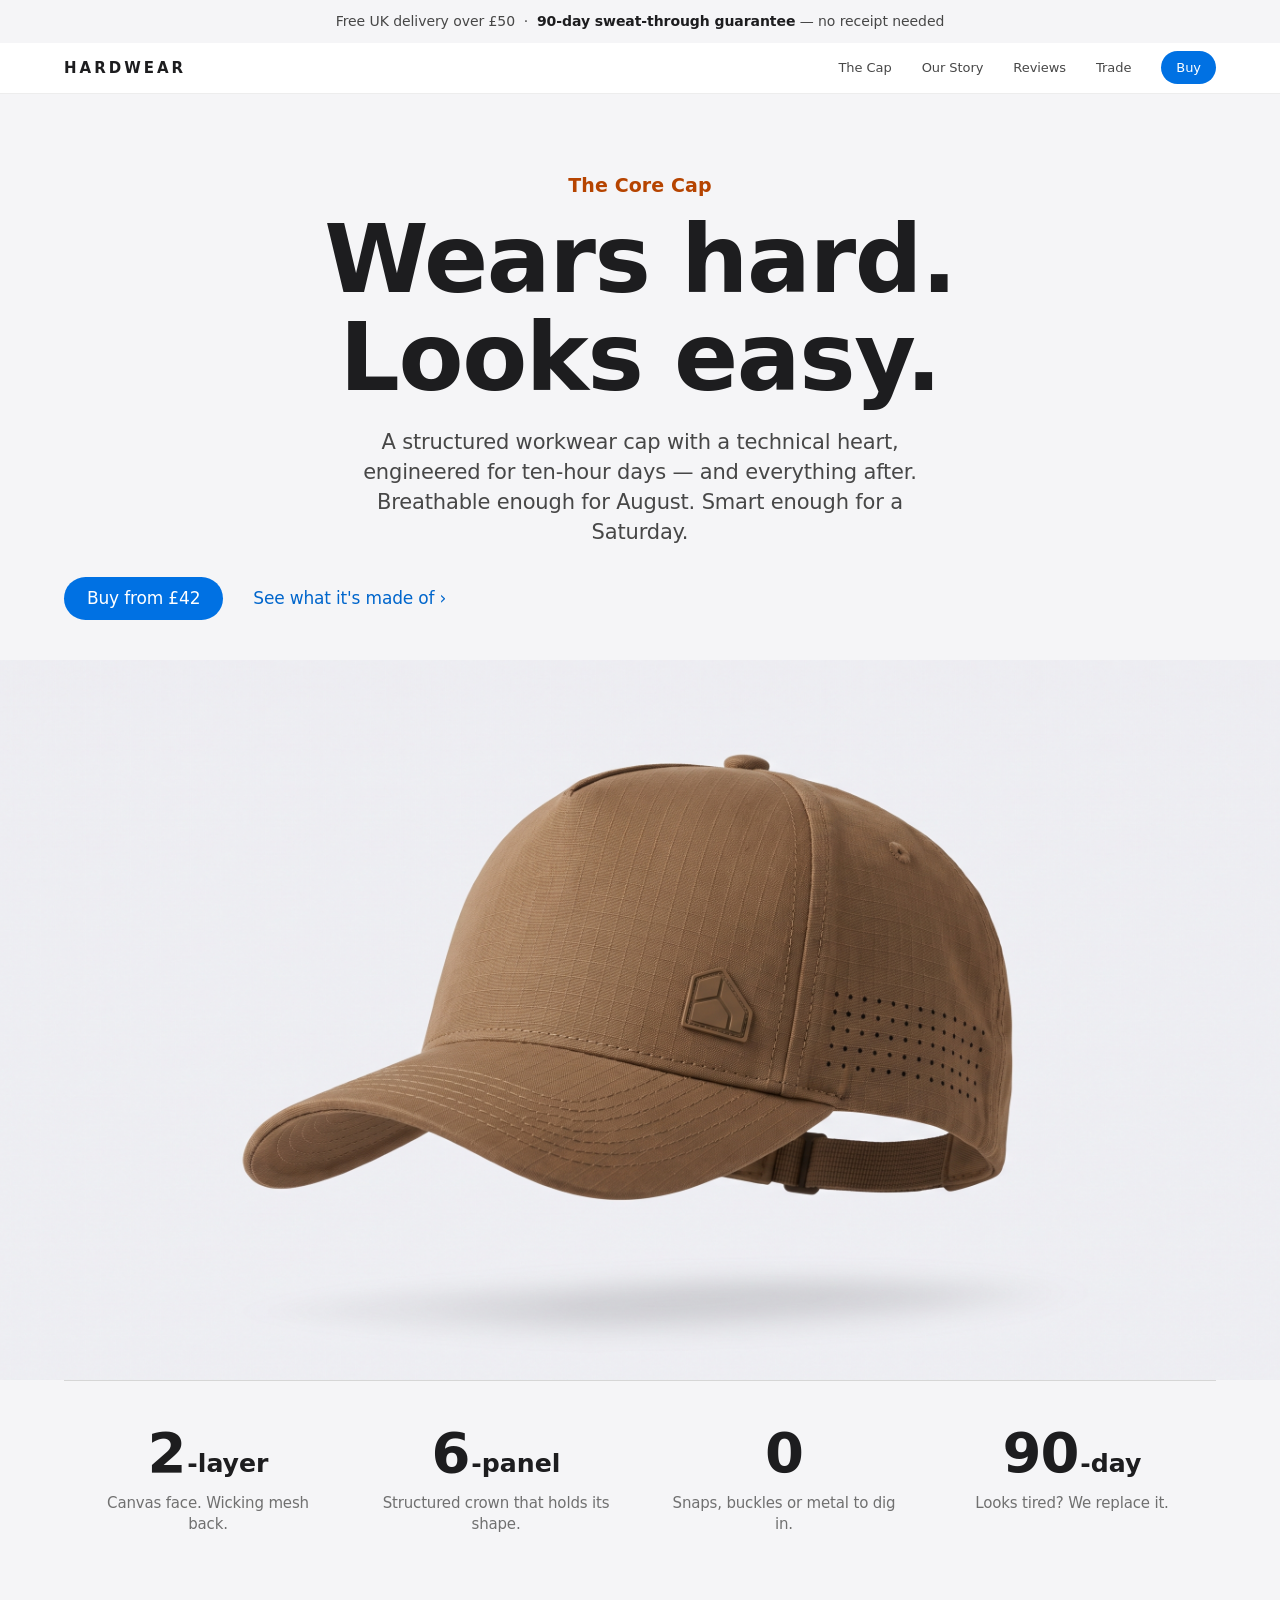
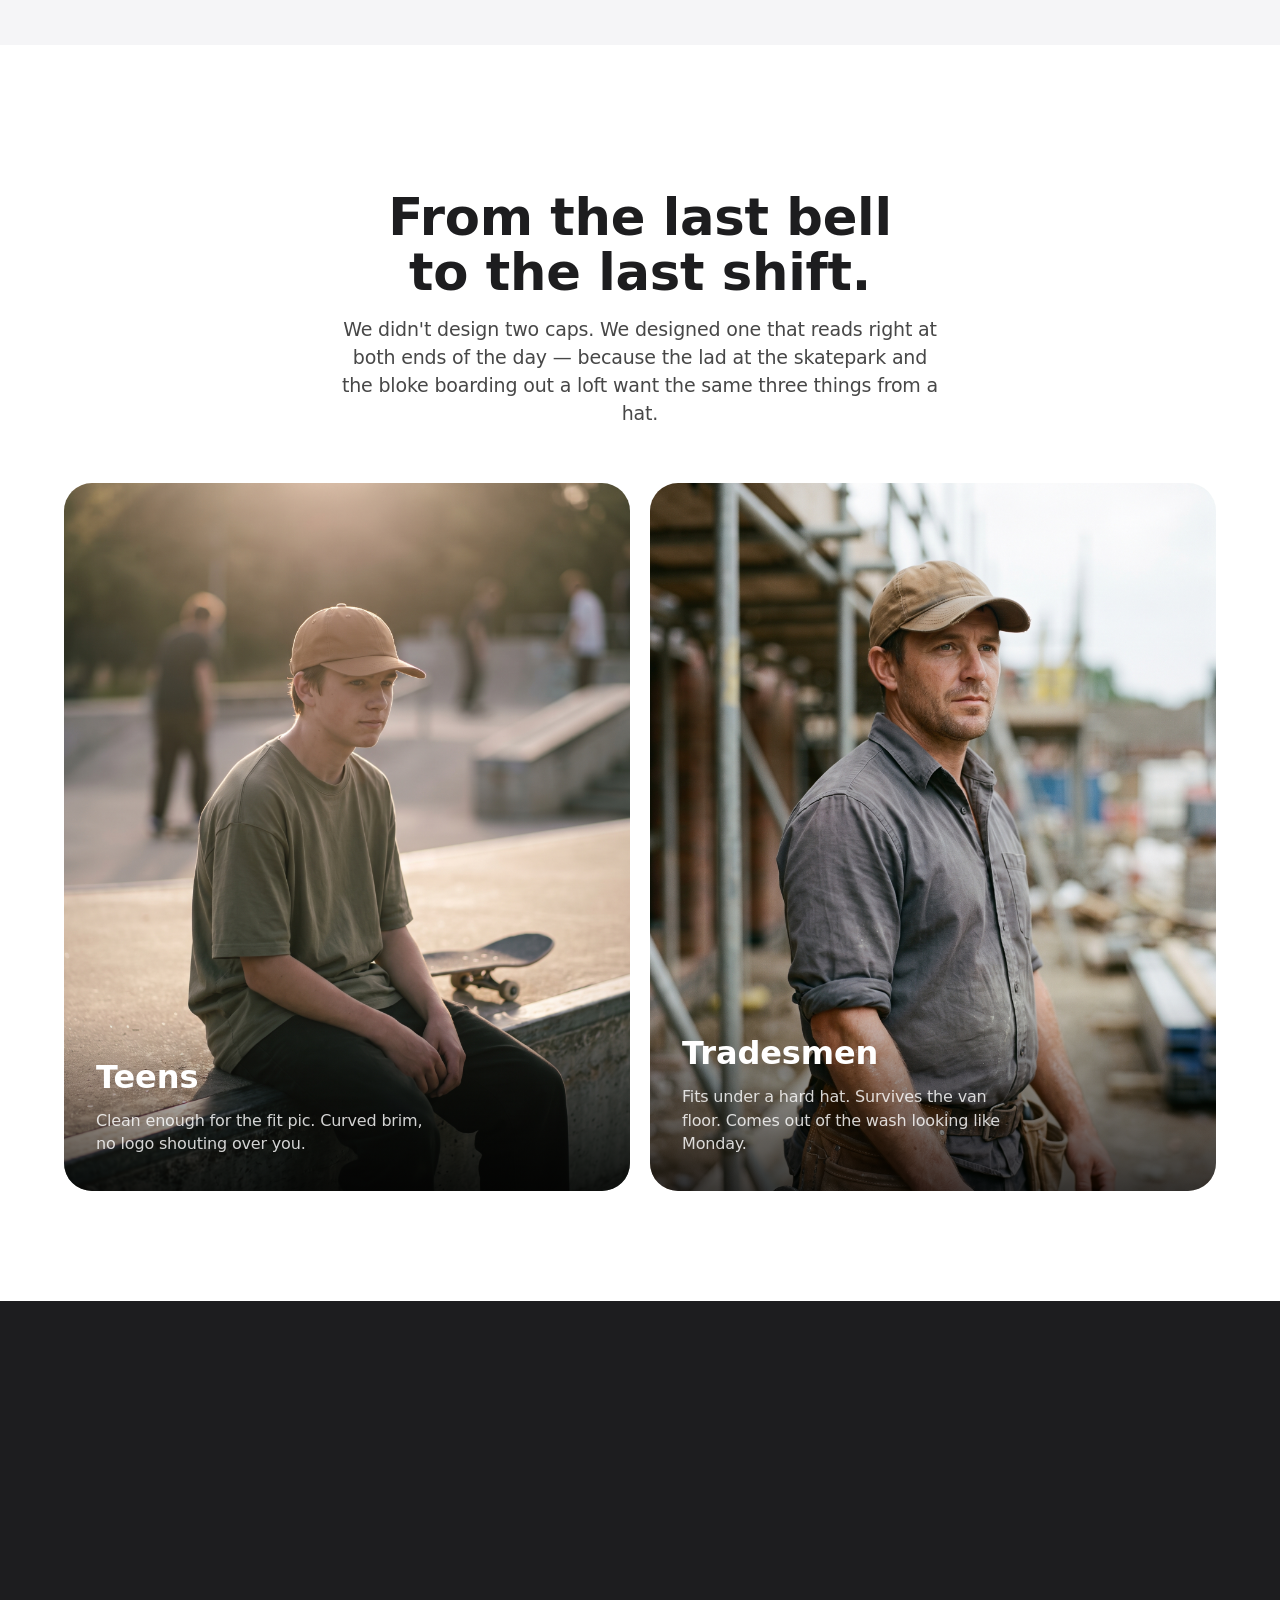
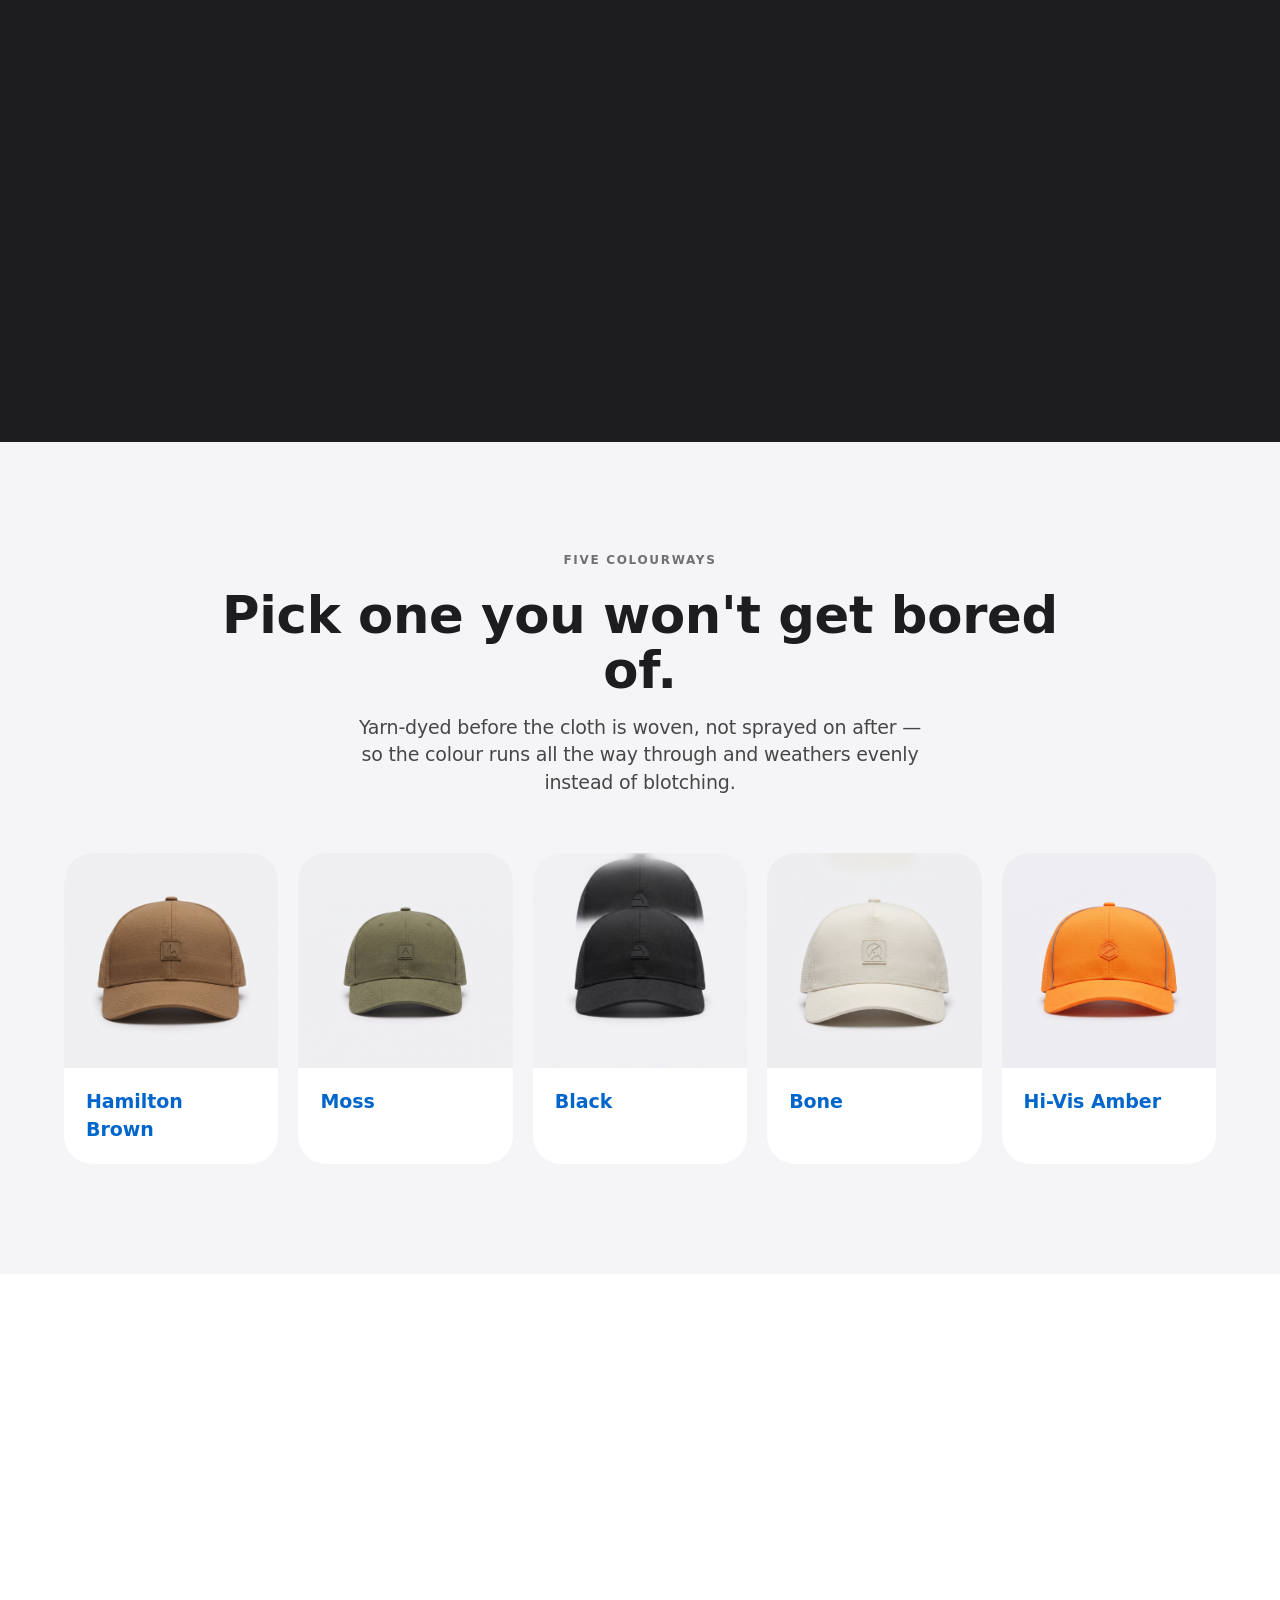
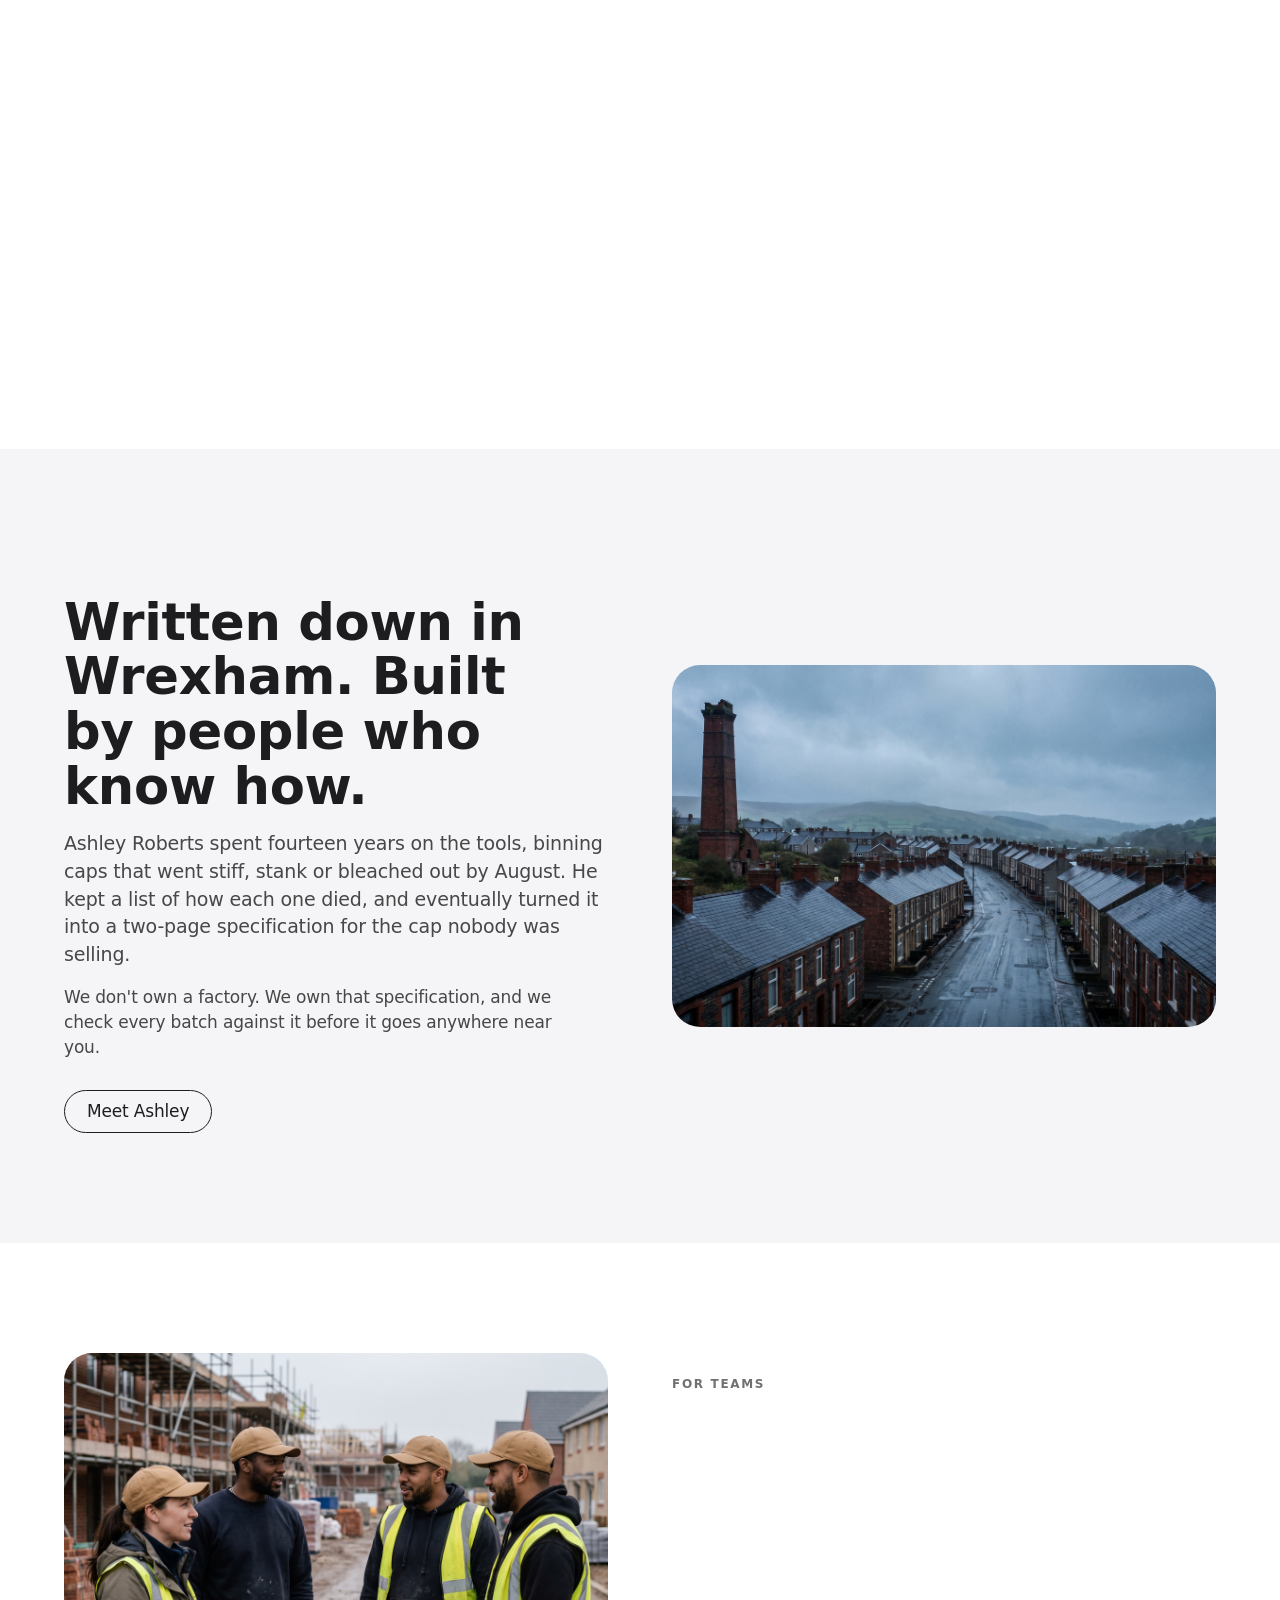
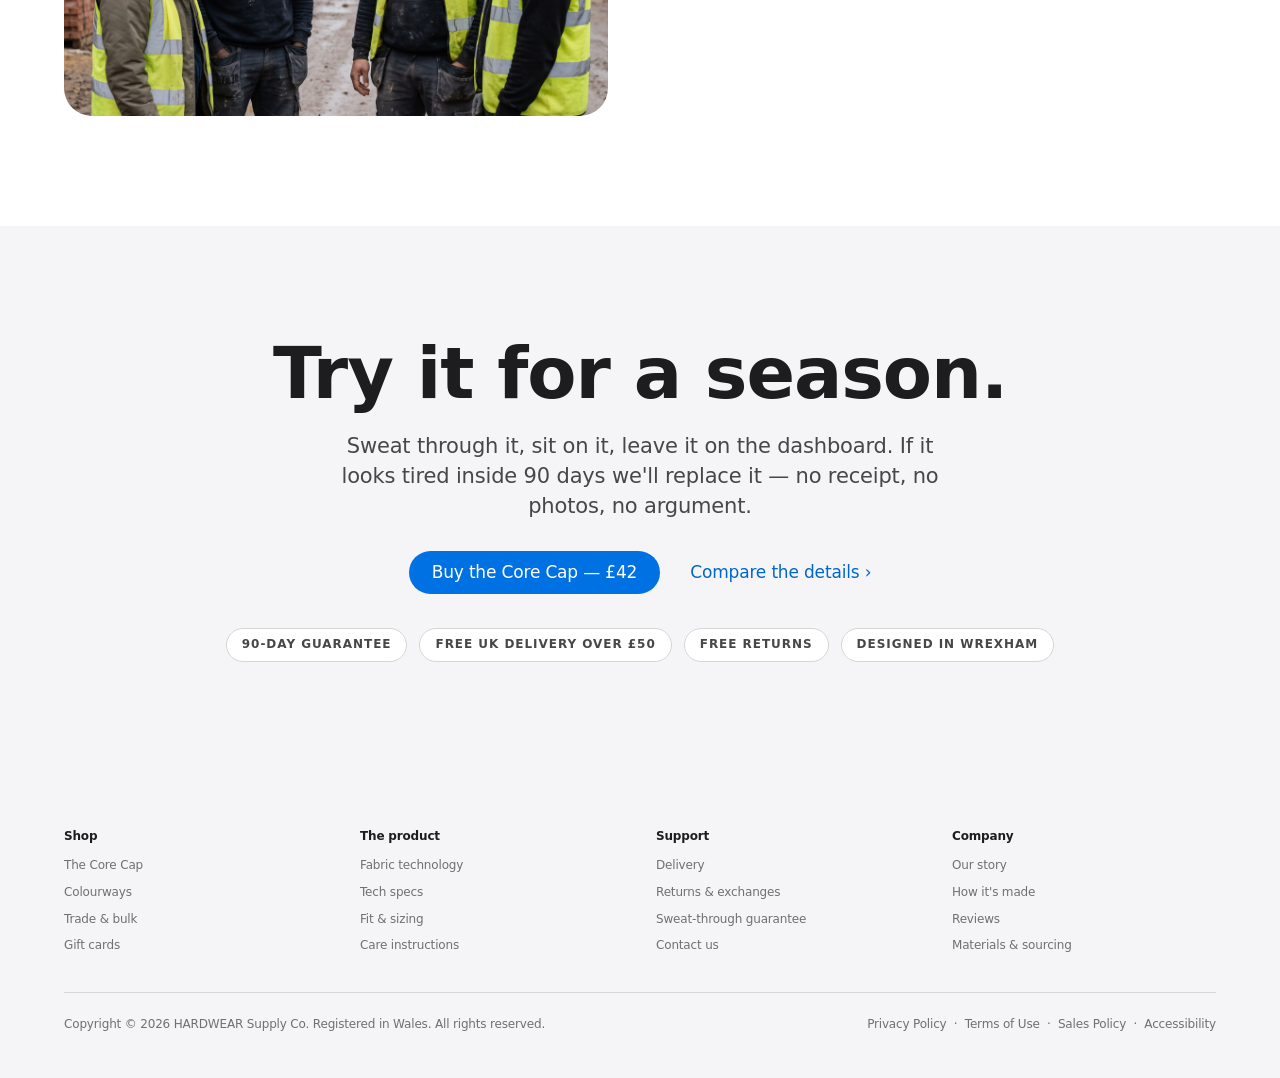
<file: index.html>
<!DOCTYPE html>
<html lang="en-GB">
<head>
<meta charset="utf-8">
<meta name="viewport" content="width=device-width, initial-scale=1, viewport-fit=cover">
<title>HARDWEAR — Performance workwear caps, designed in Wrexham</title>
<meta name="description" content="Stylish, structured workwear caps with a technical heart: ripstop canvas over a wicking mesh backer, engineered for ten-hour days and everything after. Designed, specified and tested in Wrexham.">
<link rel="stylesheet" href="assets/site.css">
</head>
<body>

<div class="promo">Free UK delivery over £50 &nbsp;·&nbsp; <b>90-day sweat-through guarantee</b> — no receipt needed</div>

<nav class="nav">
  <div class="nav-in">
    <a href="index.html" class="mark">HARDWEAR</a>
    <div class="nav-links">
      <a href="cap.html">The Cap</a>
      <a href="founder.html">Our Story</a>
      <a href="reviews.html">Reviews</a>
      <a href="trade.html">Trade</a>
      <a href="cap.html#colours" class="nav-buy">Buy</a>
    </div>
  </div>
</nav>

<!-- ================= HERO ================= -->
<section class="bg-canvas hero" style="padding-bottom:0">
  <div class="wrap">
    <p class="eyebrow rv">The Core Cap</p>
    <h1 class="display rv">Wears hard.<br>Looks easy.</h1>
    <p class="lede rv">A structured workwear cap with a technical heart, engineered for ten-hour days — and everything after. Breathable enough for August. Smart enough for a Saturday.</p>
    <div class="actions rv">
      <a href="cap.html#colours" class="btn">Buy from £42</a>
      <a href="cap.html" class="tlink">See what it's made of</a>
    </div>
  </div>
  <div class="hero-shot rv">
    <img src="assets/img/hero-cap-three-quarter.jpg" alt="The HARDWEAR Core Cap in Hamilton Brown, three-quarter view" width="2752" height="1536">
  </div>
</section>

<!-- ================= STATS ================= -->
<section class="bg-canvas" style="padding-top:0">
  <div class="wrap">
    <div class="stats rv">
      <div class="stat">
        <div class="n">2<span>-layer</span></div>
        <p>Canvas face. Wicking mesh back.</p>
      </div>
      <div class="stat">
        <div class="n">6<span>-panel</span></div>
        <p>Structured crown that holds its shape.</p>
      </div>
      <div class="stat">
        <div class="n">0</div>
        <p>Snaps, buckles or metal to dig in.</p>
      </div>
      <div class="stat">
        <div class="n">90<span>-day</span></div>
        <p>Looks tired? We replace it.</p>
      </div>
    </div>
  </div>
</section>

<!-- ================= AUDIENCE ================= -->
<section class="bg-paper">
  <div class="wrap">
    <div class="narrow centre">
      <p class="kicker rv">Who it's for</p>
      <h2 class="h rv">From the last bell<br>to the last shift.</h2>
      <p class="body lg rv" style="max-width:50ch;margin-left:auto;margin-right:auto">
        We didn't design two caps. We designed one that reads right at both ends of the day — because the lad at the skatepark and the bloke boarding out a loft want the same three things from a hat.
      </p>
    </div>
    <div class="audience rv">
      <figure class="aud">
        <img src="assets/img/lifestyle-teen.jpg" alt="Teenager wearing the Core Cap at a skatepark at golden hour" loading="lazy">
        <figcaption class="aud-cap">
          <h3>Teens</h3>
          <p>Clean enough for the fit pic. Curved brim, no logo shouting over you.</p>
        </figcaption>
      </figure>
      <figure class="aud">
        <img src="assets/img/lifestyle-tradesman.jpg" alt="Tradesman on a British building site wearing the Core Cap" loading="lazy">
        <figcaption class="aud-cap">
          <h3>Tradesmen</h3>
          <p>Fits under a hard hat. Survives the van floor. Comes out of the wash looking like Monday.</p>
        </figcaption>
      </figure>
    </div>
  </div>
</section>

<!-- ================= FABRIC ================= -->
<section class="bg-ink">
  <div class="wrap">
    <div class="split rev">
      <div class="split-copy">
        <p class="kicker rv">The fabric</p>
        <h2 class="h rv" style="max-width:16ch">Canvas on the outside. Sportswear on the inside.</h2>
        <p class="body lg rv" style="max-width:46ch">
          A washed cotton-nylon ripstop canvas gives it the weight and the ageing of proper workwear. A wicking mesh bonded to the back of it stops the canvas doing what canvas always does — holding your sweat until it stains.
        </p>
        <p class="body rv" style="max-width:46ch">
          The result is a cap that stays the same colour wet or dry. No dark crescent above the peak. No salt line come Friday.
        </p>
        <div class="actions rv">
          <a href="cap.html" class="btn-ghost">Read the full spec</a>
        </div>
      </div>
      <div class="figure rv" style="background:#111">
        <img src="assets/img/fabric-macro.jpg" alt="Extreme macro of the two-layer ripstop canvas, water beading on the surface" loading="lazy">
      </div>
    </div>
  </div>
</section>

<!-- ================= COLOURWAYS ================= -->
<section class="bg-canvas">
  <div class="wrap">
    <div class="narrow centre">
      <p class="kicker rv">Five colourways</p>
      <h2 class="h rv">Pick one you won't get bored of.</h2>
      <p class="body lg rv" style="max-width:48ch;margin-left:auto;margin-right:auto">
        Yarn-dyed before the cloth is woven, not sprayed on after — so the colour runs all the way through and weathers evenly instead of blotching.
      </p>
    </div>
    <div class="cards five rv" style="margin-top:56px">
      <a class="card compact" href="cap.html#colours">
        <img src="assets/img/colour-hamilton-brown.jpg" alt="Core Cap in Hamilton Brown" loading="lazy">
        <div class="card-body"><h3>Hamilton Brown</h3></div>
      </a>
      <a class="card compact" href="cap.html#colours">
        <img src="assets/img/colour-moss.jpg" alt="Core Cap in Moss" loading="lazy">
        <div class="card-body"><h3>Moss</h3></div>
      </a>
      <a class="card compact" href="cap.html#colours">
        <img src="assets/img/colour-black.jpg" alt="Core Cap in Black" loading="lazy">
        <div class="card-body"><h3>Black</h3></div>
      </a>
      <a class="card compact" href="cap.html#colours">
        <img src="assets/img/colour-bone.jpg" alt="Core Cap in Bone" loading="lazy">
        <div class="card-body"><h3>Bone</h3></div>
      </a>
      <a class="card compact" href="cap.html#colours">
        <img src="assets/img/colour-hi-vis-amber.jpg" alt="Core Cap in Hi-Vis Amber" loading="lazy">
        <div class="card-body"><h3>Hi-Vis Amber</h3></div>
      </a>
    </div>
  </div>
</section>

<!-- ================= REVIEWS ================= -->
<section class="bg-paper">
  <div class="wrap">
    <div class="narrow centre">
      <p class="kicker rv">4.8 out of 5 · 2,317 reviews</p>
      <h2 class="h rv">Worn hard. Reviewed honestly.</h2>
    </div>
    <div class="quotes rv">
      <figure class="quote">
        <div class="stars">★★★★★</div>
        <blockquote>"Roofing through a heatwave in Wrexham. Took it off at six and there was no salt ring. That has never happened to me."</blockquote>
        <cite><b>Rhys D.</b>Roofer — Wrexham, Wales</cite>
      </figure>
      <figure class="quote">
        <div class="stars">★★★★★</div>
        <blockquote>"My dad bought one. Then I nicked it. Then he bought two more. It's the only hat we both wear."</blockquote>
        <cite><b>Callum M.</b>Sixth-former — Perth, Scotland</cite>
      </figure>
      <figure class="quote">
        <div class="stars">★★★★☆</div>
        <blockquote>"Fits under my hard hat without riding up, which nothing else does. Wish the amber came in a deeper orange."</blockquote>
        <cite><b>Trevor W.</b>Site foreman — Sheffield, England</cite>
      </figure>
    </div>
    <div class="centre">
      <div class="actions rv">
        <a href="reviews.html" class="tlink">Read all 2,317 reviews</a>
      </div>
    </div>
  </div>
</section>

<!-- ================= MADE HERE ================= -->
<section class="bg-canvas">
  <div class="wrap">
    <div class="split">
      <div class="split-copy">
        <p class="kicker rv">Where it comes from</p>
        <h2 class="h rv" style="max-width:14ch">Written down in Wrexham. Built by people who know how.</h2>
        <p class="body lg rv" style="max-width:46ch">
          Ashley Roberts spent fourteen years on the tools, binning caps that went stiff, stank or bleached out by August. He kept a list of how each one died, and eventually turned it into a two-page specification for the cap nobody was selling.
        </p>
        <p class="body rv" style="max-width:46ch">
          We don't own a factory. We own that specification, and we check every batch against it before it goes anywhere near you.
        </p>
        <div class="actions rv">
          <a href="founder.html" class="btn-ghost">Meet Ashley</a>
        </div>
      </div>
      <div class="figure rv">
        <img src="assets/img/town.jpg" alt="A North Wales town under grey morning light" loading="lazy">
      </div>
    </div>
  </div>
</section>

<!-- ================= TRADE ================= -->
<section class="bg-paper">
  <div class="wrap">
    <div class="split rev">
      <div class="split-copy">
        <p class="kicker rv">For teams</p>
        <h2 class="h rv" style="max-width:14ch">Kit the whole crew out.</h2>
        <p class="body lg rv" style="max-width:46ch">
          Tonal embroidery from 25 units, from £27 a cap. Site-ready in three weeks, invoiced on 30-day terms, and it won't look like promotional tat.
        </p>
        <div class="actions rv">
          <a href="trade.html" class="btn">Trade &amp; bulk orders</a>
          <a href="trade.html#pricing" class="tlink">See pricing</a>
        </div>
      </div>
      <div class="figure rv">
        <img src="assets/img/trade-crew.jpg" alt="A British building crew in matching HARDWEAR caps" loading="lazy">
      </div>
    </div>
  </div>
</section>

<!-- ================= CTA ================= -->
<section class="bg-canvas cta">
  <div class="wrap">
    <h2 class="h-lg rv">Try it for a season.</h2>
    <p class="lede rv">Sweat through it, sit on it, leave it on the dashboard. If it looks tired inside 90 days we'll replace it — no receipt, no photos, no argument.</p>
    <div class="actions rv">
      <a href="cap.html#colours" class="btn">Buy the Core Cap — £42</a>
      <a href="cap.html" class="tlink">Compare the details</a>
    </div>
    <div class="trust rv">
      <span class="badge">90-day guarantee</span>
      <span class="badge">Free UK delivery over £50</span>
      <span class="badge">Free returns</span>
      <span class="badge">Designed in Wrexham</span>
    </div>
  </div>
</section>

<footer>
  <div class="wrap">
    <div class="f-cols">
      <div>
        <h4>Shop</h4>
        <ul>
          <li><a href="cap.html">The Core Cap</a></li>
          <li><a href="cap.html#colours">Colourways</a></li>
          <li><a href="trade.html">Trade &amp; bulk</a></li>
          <li><a href="cap.html#buy">Gift cards</a></li>
        </ul>
      </div>
      <div>
        <h4>The product</h4>
        <ul>
          <li><a href="cap.html#fabric">Fabric technology</a></li>
          <li><a href="cap.html#specs">Tech specs</a></li>
          <li><a href="cap.html#specs">Fit &amp; sizing</a></li>
          <li><a href="cap.html#care">Care instructions</a></li>
        </ul>
      </div>
      <div>
        <h4>Support</h4>
        <ul>
          <li><a href="cap.html#delivery">Delivery</a></li>
          <li><a href="cap.html#delivery">Returns &amp; exchanges</a></li>
          <li><a href="cap.html#delivery">Sweat-through guarantee</a></li>
          <li><a href="trade.html#enquiry">Contact us</a></li>
        </ul>
      </div>
      <div>
        <h4>Company</h4>
        <ul>
          <li><a href="founder.html">Our story</a></li>
          <li><a href="founder.html#made">How it's made</a></li>
          <li><a href="reviews.html">Reviews</a></li>
          <li><a href="founder.html#values">Materials &amp; sourcing</a></li>
        </ul>
      </div>
    </div>
    <div class="f-base">
      <span>Copyright © 2026 HARDWEAR Supply Co. Registered in Wales. All rights reserved.</span>
      <span>Privacy Policy &nbsp;·&nbsp; Terms of Use &nbsp;·&nbsp; Sales Policy &nbsp;·&nbsp; Accessibility</span>
    </div>
  </div>
</footer>

<script src="assets/site.js"></script>
</body>
</html>
</file>
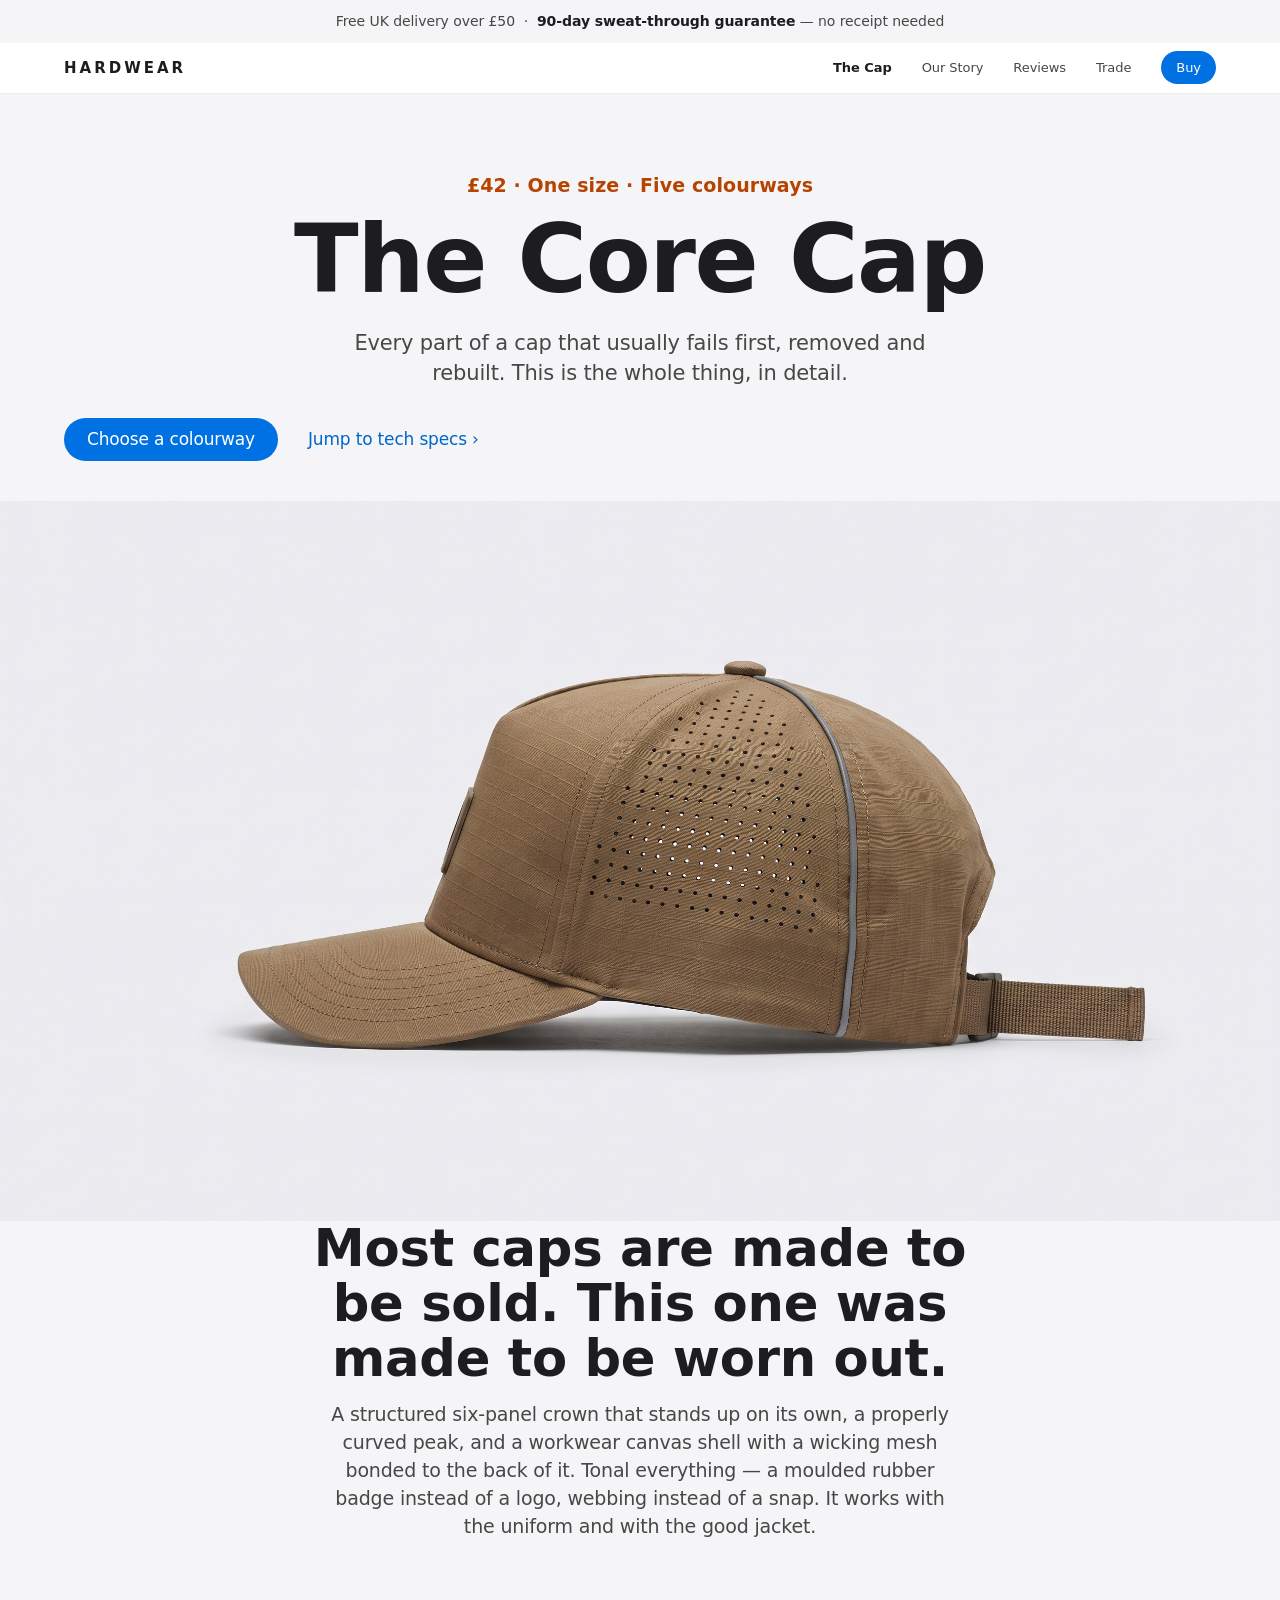
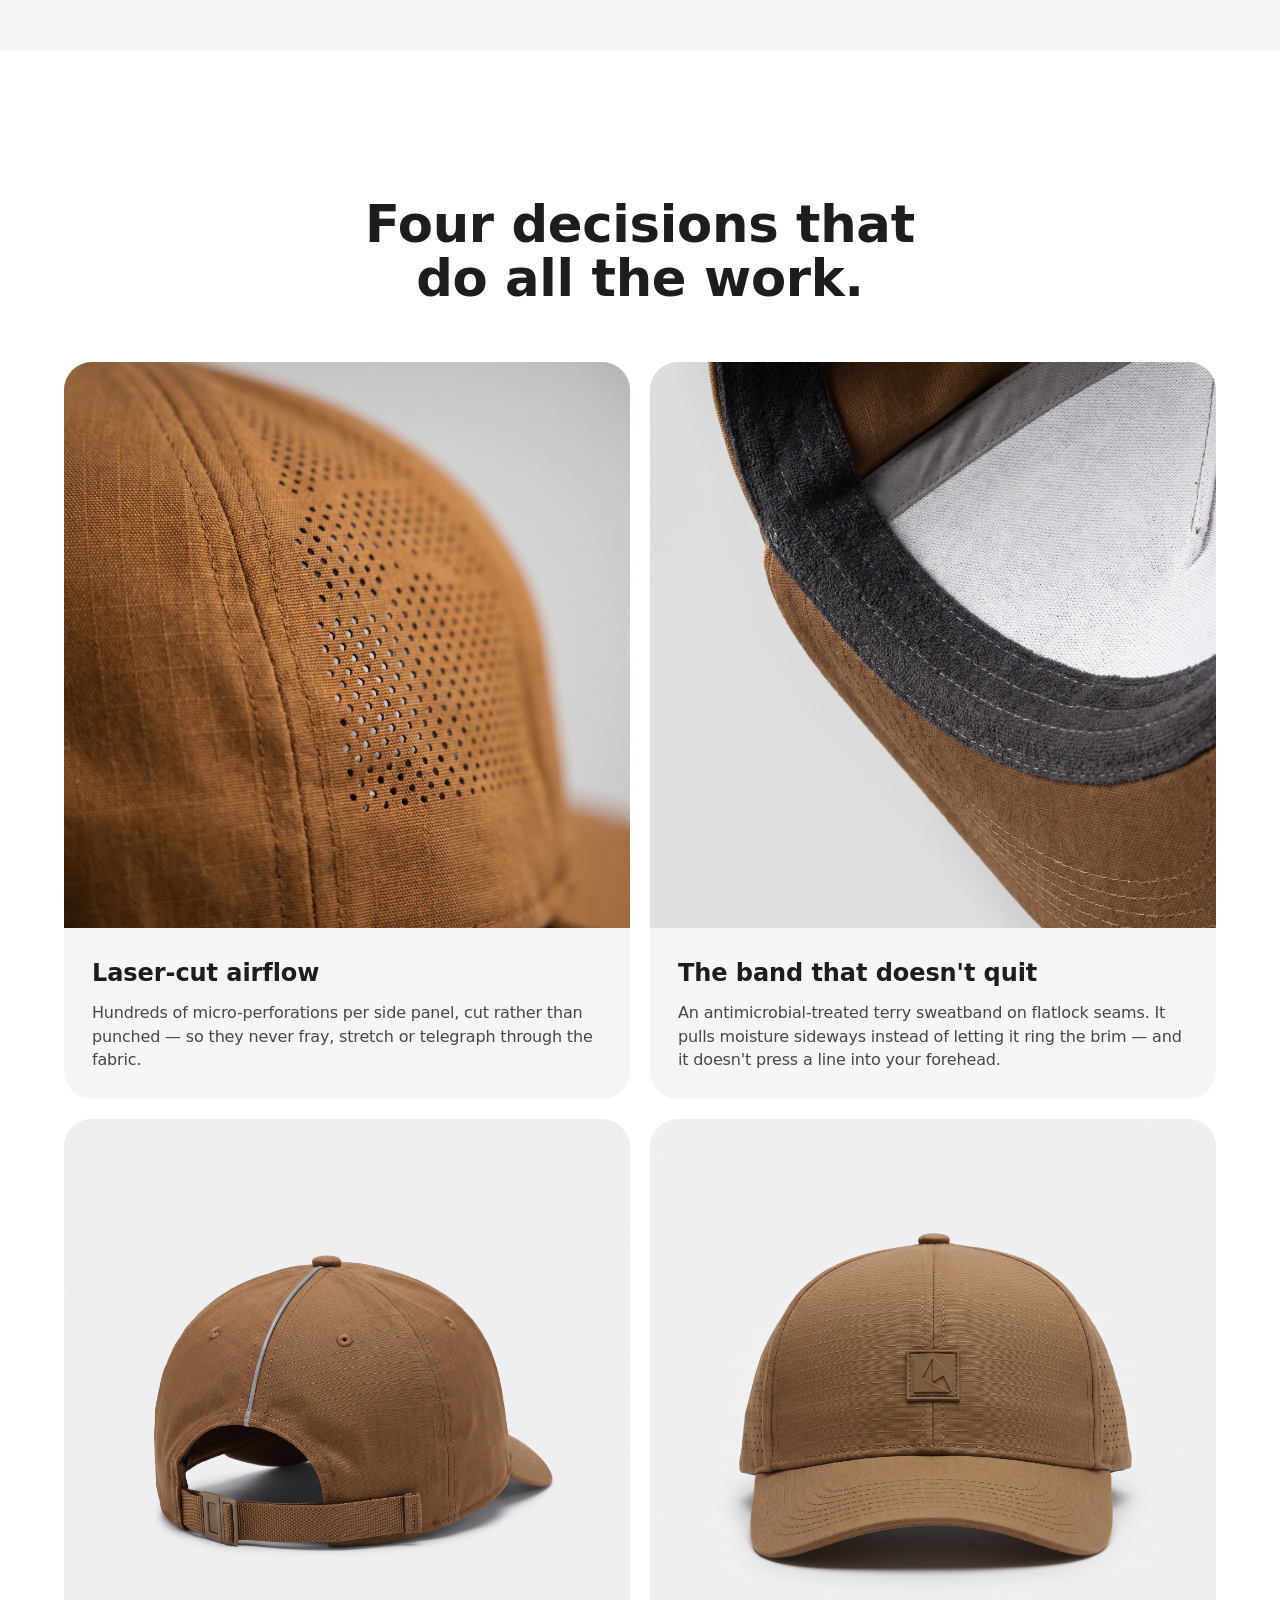
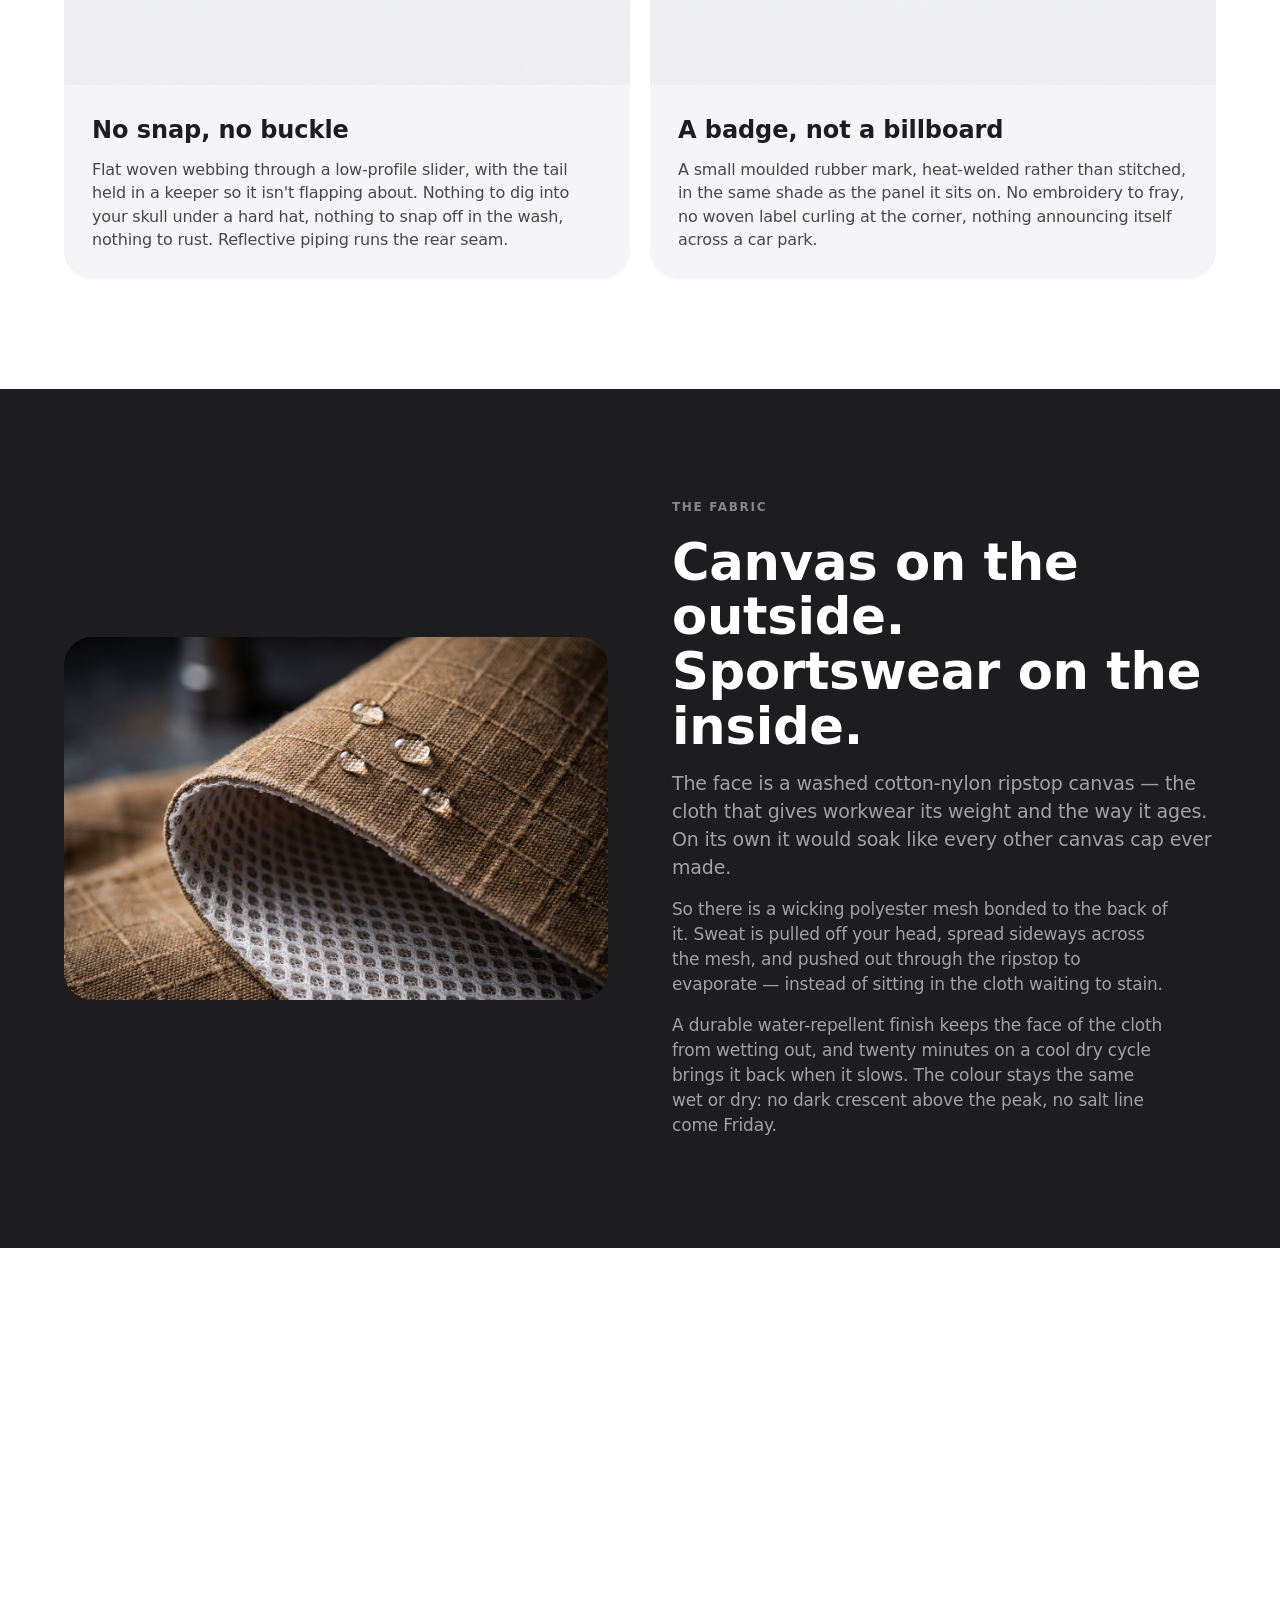
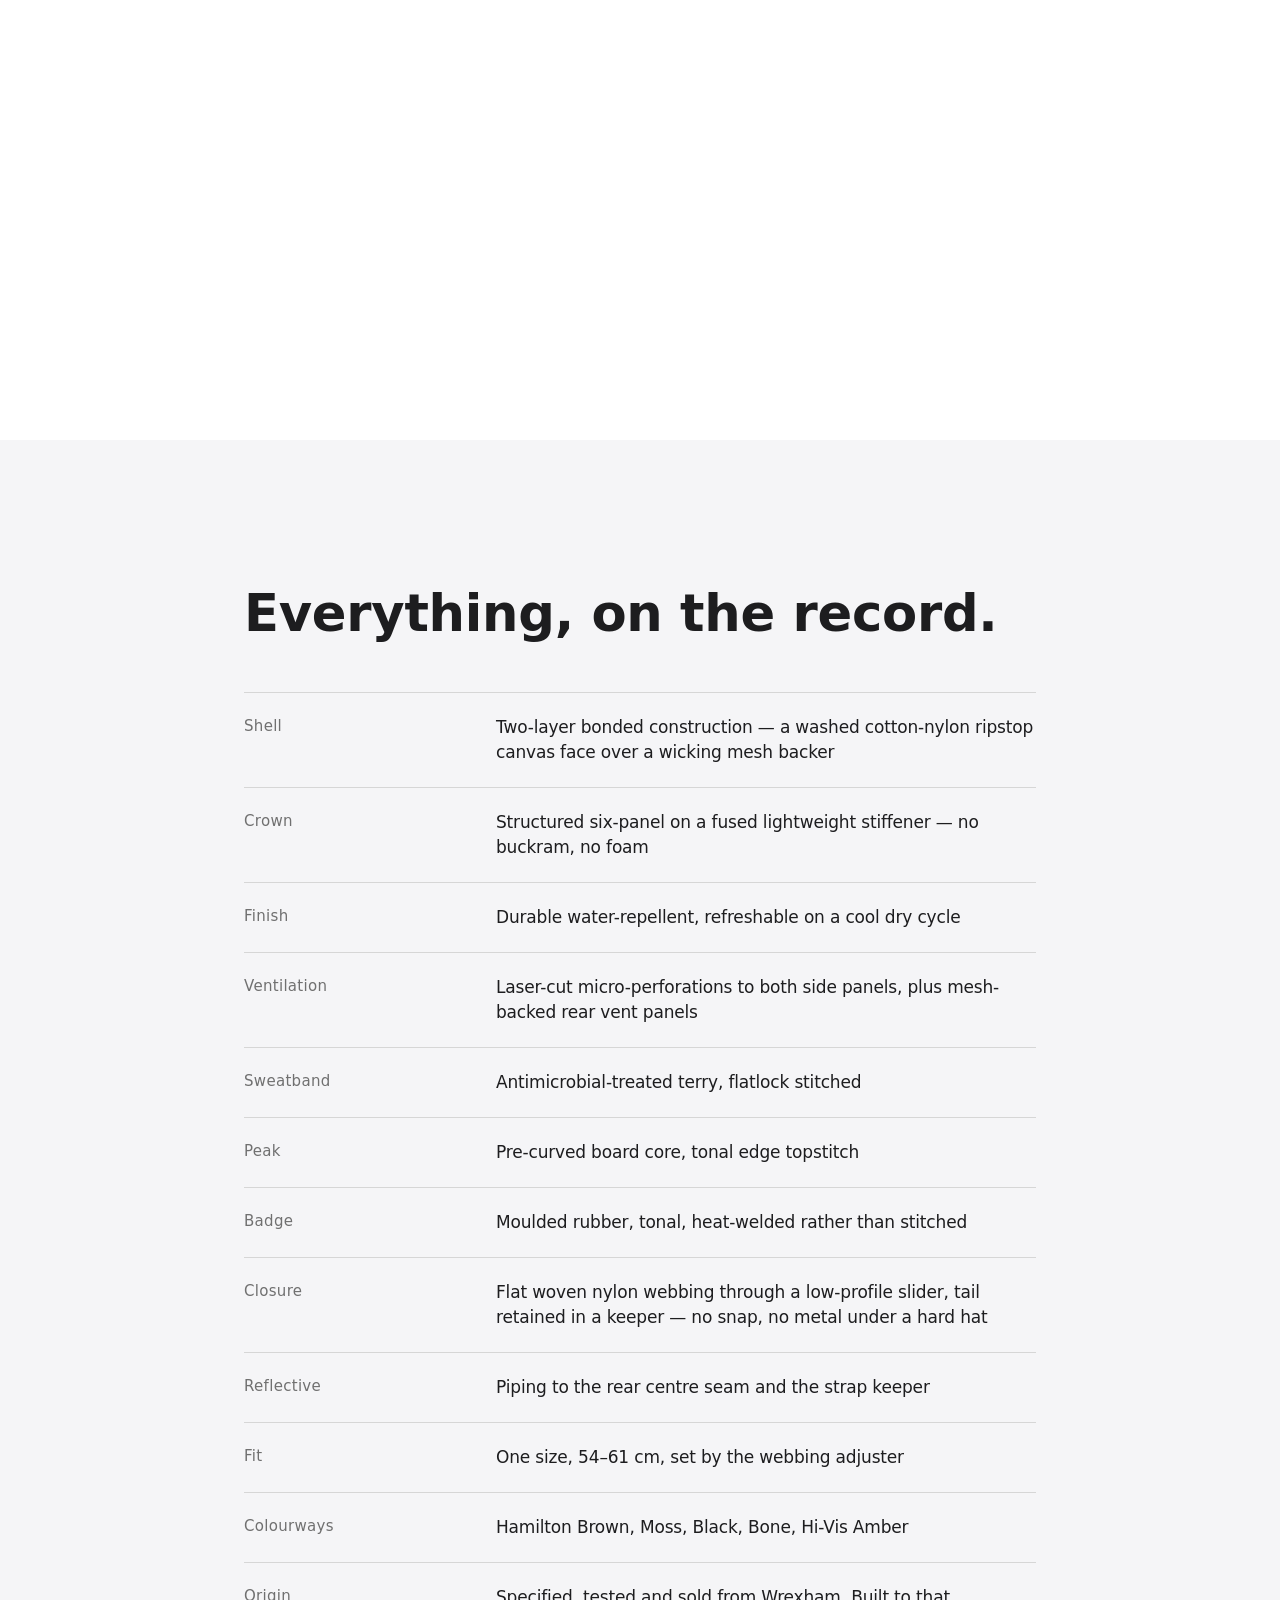
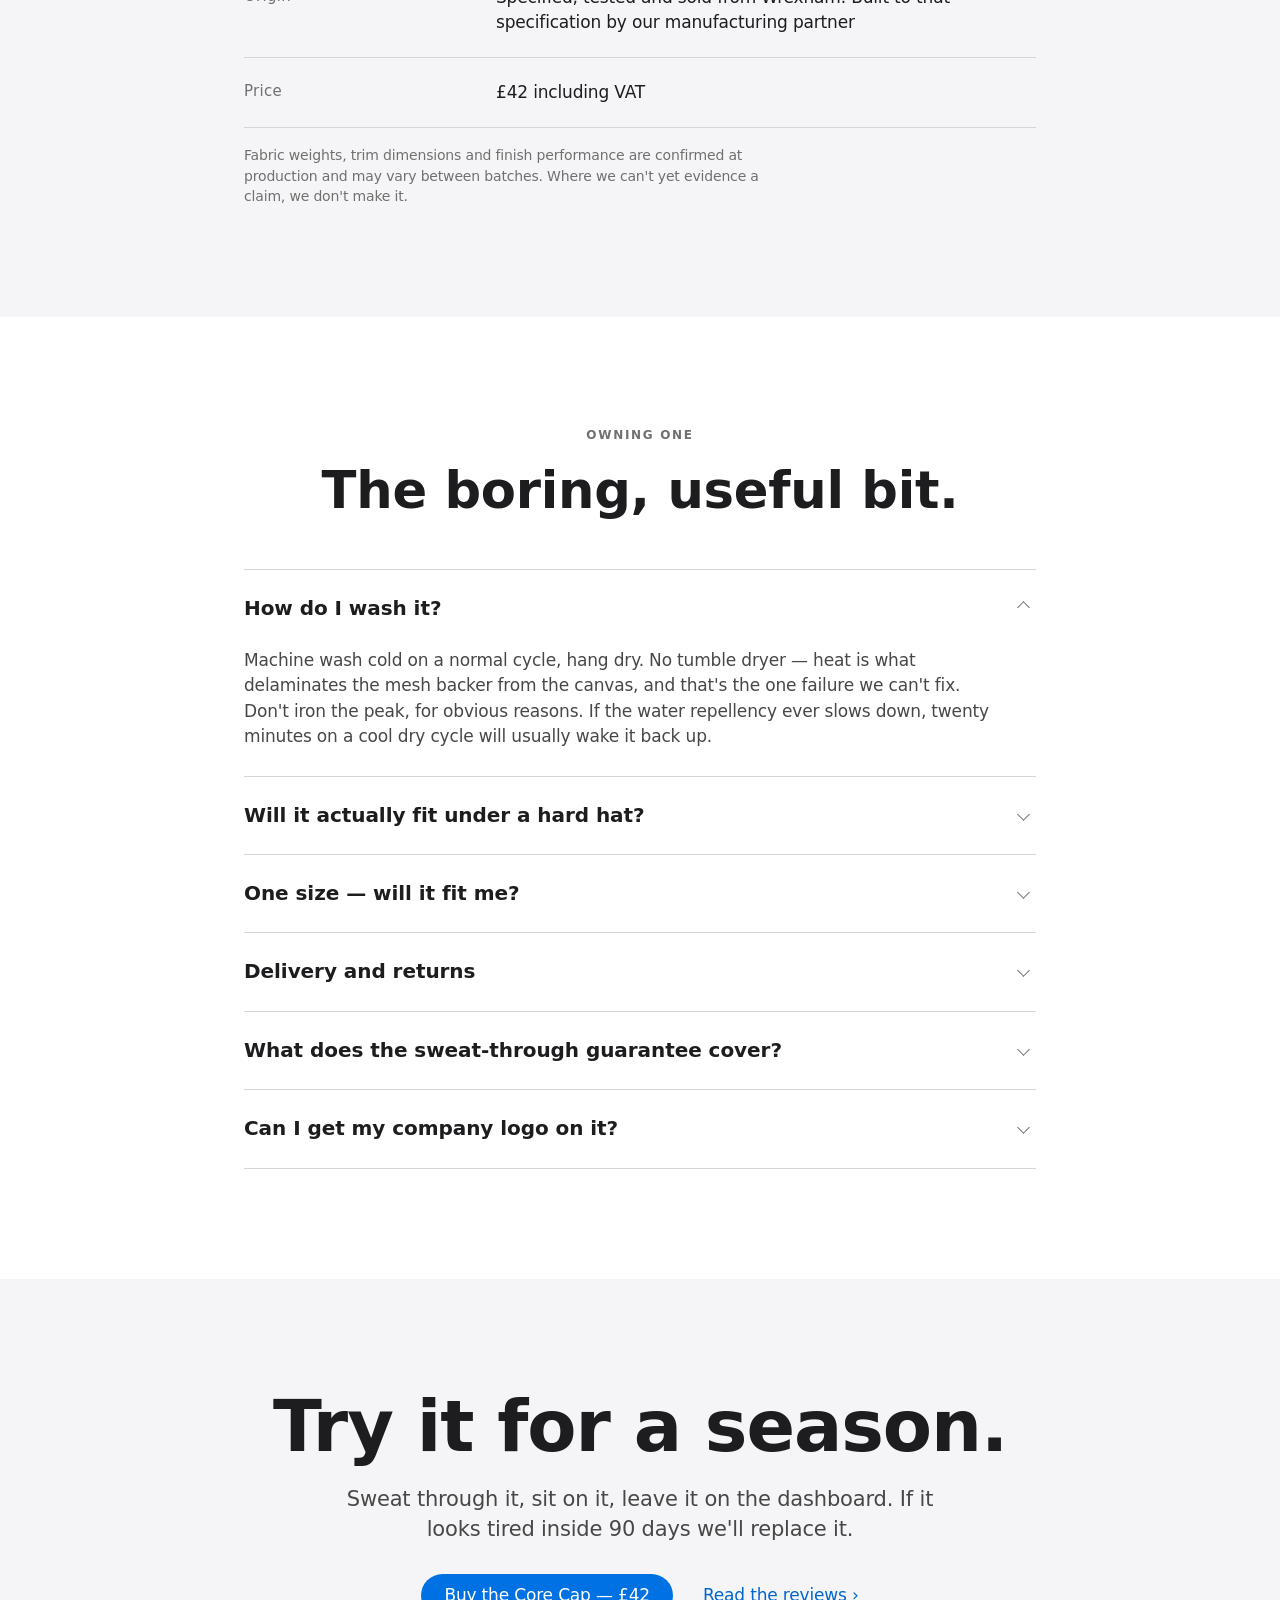
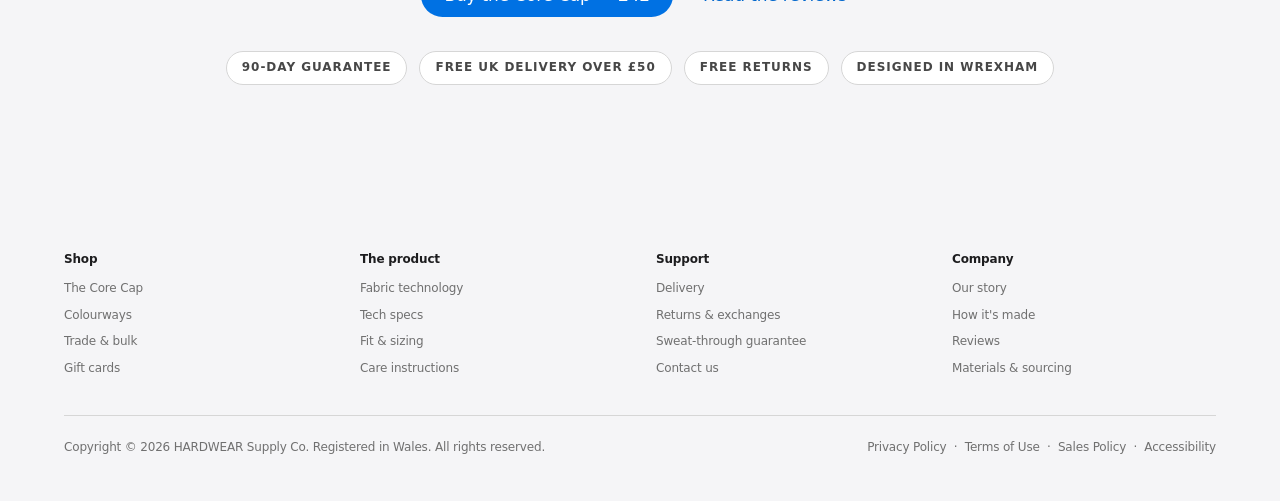
<file: cap.html>
<!DOCTYPE html>
<html lang="en-GB">
<head>
<meta charset="utf-8">
<meta name="viewport" content="width=device-width, initial-scale=1, viewport-fit=cover">
<title>The Core Cap — HARDWEAR</title>
<meta name="description" content="The HARDWEAR Core Cap: structured six-panel ripstop canvas over a wicking mesh backer, laser-cut ventilation and an antimicrobial-treated sweatband. Five colourways, £42.">
<link rel="stylesheet" href="assets/site.css">
</head>
<body>

<div class="promo">Free UK delivery over £50 &nbsp;·&nbsp; <b>90-day sweat-through guarantee</b> — no receipt needed</div>

<nav class="nav">
  <div class="nav-in">
    <a href="index.html" class="mark">HARDWEAR</a>
    <div class="nav-links">
      <a href="cap.html" aria-current="page">The Cap</a>
      <a href="founder.html">Our Story</a>
      <a href="reviews.html">Reviews</a>
      <a href="trade.html">Trade</a>
      <a href="#colours" class="nav-buy">Buy</a>
    </div>
  </div>
</nav>

<!-- ================= HEAD ================= -->
<section class="bg-canvas pagehead" style="padding-bottom:0">
  <div class="wrap">
    <p class="eyebrow rv">£42 · One size · Five colourways</p>
    <h1 class="display rv">The Core Cap</h1>
    <p class="lede rv">Every part of a cap that usually fails first, removed and rebuilt. This is the whole thing, in detail.</p>
    <div class="actions rv">
      <a href="#colours" class="btn">Choose a colourway</a>
      <a href="#specs" class="tlink">Jump to tech specs</a>
    </div>
  </div>
  <div class="hero-shot rv">
    <img src="assets/img/cap-side-profile.jpg" alt="The Core Cap in Hamilton Brown, exact side profile" width="2528" height="1696">
  </div>
</section>

<!-- ================= DESIGN INTRO ================= -->
<section class="bg-canvas" style="padding-top:0">
  <div class="wrap narrow centre">
    <h2 class="h rv" style="max-width:19ch;margin:0 auto">Most caps are made to be sold. This one was made to be worn out.</h2>
    <p class="body lg rv" style="max-width:52ch;margin-left:auto;margin-right:auto">
      A structured six-panel crown that stands up on its own, a properly curved peak, and a workwear canvas shell with a wicking mesh bonded to the back of it. Tonal everything — a moulded rubber badge instead of a logo, webbing instead of a snap. It works with the uniform and with the good jacket.
    </p>
  </div>
</section>

<!-- ================= CONSTRUCTION ================= -->
<section class="bg-paper">
  <div class="wrap">
    <p class="kicker rv centre">Construction</p>
    <h2 class="h rv centre" style="max-width:16ch;margin:0 auto 56px">Four decisions that do all the work.</h2>
    <div class="cards rv">
      <figure class="card">
        <img src="assets/img/detail-ventilation.jpg" alt="Macro detail of laser-cut ventilation perforations in the ripstop canvas" loading="lazy">
        <figcaption class="card-body">
          <h3>Laser-cut airflow</h3>
          <p>Hundreds of micro-perforations per side panel, cut rather than punched — so they never fray, stretch or telegraph through the fabric.</p>
        </figcaption>
      </figure>
      <figure class="card">
        <img src="assets/img/detail-sweatband.jpg" alt="Interior antimicrobial-treated moisture-wicking sweatband" loading="lazy">
        <figcaption class="card-body">
          <h3>The band that doesn't quit</h3>
          <p>An antimicrobial-treated terry sweatband on flatlock seams. It pulls moisture sideways instead of letting it ring the brim — and it doesn't press a line into your forehead.</p>
        </figcaption>
      </figure>
      <figure class="card">
        <img src="assets/img/cap-rear-closure.jpg" alt="Rear view showing the webbing adjuster and reflective seam piping" loading="lazy">
        <figcaption class="card-body">
          <h3>No snap, no buckle</h3>
          <p>Flat woven webbing through a low-profile slider, with the tail held in a keeper so it isn't flapping about. Nothing to dig into your skull under a hard hat, nothing to snap off in the wash, nothing to rust. Reflective piping runs the rear seam.</p>
        </figcaption>
      </figure>
      <figure class="card">
        <img src="assets/img/colour-hamilton-brown.jpg" alt="Front view of the Core Cap in Hamilton Brown" loading="lazy">
        <figcaption class="card-body">
          <h3>A badge, not a billboard</h3>
          <p>A small moulded rubber mark, heat-welded rather than stitched, in the same shade as the panel it sits on. No embroidery to fray, no woven label curling at the corner, nothing announcing itself across a car park.</p>
        </figcaption>
      </figure>
    </div>
  </div>
</section>

<!-- ================= FABRIC ================= -->
<section class="bg-ink" id="fabric" style="scroll-margin-top:60px">
  <div class="wrap">
    <div class="split rev">
      <div class="split-copy">
        <p class="kicker rv">The fabric</p>
        <h2 class="h rv" style="max-width:16ch">Canvas on the outside. Sportswear on the inside.</h2>
        <p class="body lg rv" style="max-width:46ch">
          The face is a washed cotton-nylon ripstop canvas — the cloth that gives workwear its weight and the way it ages. On its own it would soak like every other canvas cap ever made.
        </p>
        <p class="body rv" style="max-width:46ch">
          So there is a wicking polyester mesh bonded to the back of it. Sweat is pulled off your head, spread sideways across the mesh, and pushed out through the ripstop to evaporate — instead of sitting in the cloth waiting to stain.
        </p>
        <p class="body rv" style="max-width:46ch">
          A durable water-repellent finish keeps the face of the cloth from wetting out, and twenty minutes on a cool dry cycle brings it back when it slows. The colour stays the same wet or dry: no dark crescent above the peak, no salt line come Friday.
        </p>
      </div>
      <div class="figure rv" style="background:#111">
        <img src="assets/img/fabric-macro.jpg" alt="Extreme macro of the two-layer ripstop canvas, water beading on the surface" loading="lazy">
      </div>
    </div>
  </div>
</section>

<!-- ================= COLOURWAYS / BUY ================= -->
<section class="bg-paper" id="colours" style="scroll-margin-top:60px">
  <div class="wrap">
    <div class="picker">
      <div class="picker-stage rv" id="stage">
        <img class="on" data-cw="brown" src="assets/img/colour-hamilton-brown.jpg" alt="Core Cap in Hamilton Brown">
        <img data-cw="moss" src="assets/img/colour-moss.jpg" alt="Core Cap in Moss" loading="lazy">
        <img data-cw="black" src="assets/img/colour-black.jpg" alt="Core Cap in Black" loading="lazy">
        <img data-cw="bone" src="assets/img/colour-bone.jpg" alt="Core Cap in Bone" loading="lazy">
        <img data-cw="amber" src="assets/img/colour-hi-vis-amber.jpg" alt="Core Cap in Hi-Vis Amber" loading="lazy">
      </div>
      <div class="split-copy" id="buy" style="scroll-margin-top:60px">
        <p class="kicker rv">Five colourways</p>
        <h2 class="h rv" style="max-width:12ch">Pick one you won't get bored of.</h2>
        <p class="body rv" style="max-width:42ch">Yarn-dyed before the cloth is woven, not sprayed on after — so the colour runs all the way through and weathers evenly instead of blotching.</p>

        <div class="swatches rv" role="group" aria-label="Choose a colourway">
          <button class="sw" style="background:var(--sw-brown)" data-cw="brown" data-name="Hamilton Brown" data-note="The one it was designed in." aria-pressed="true" aria-label="Hamilton Brown"></button>
          <button class="sw" style="background:var(--sw-moss)" data-cw="moss" data-name="Moss" data-note="Hides a rough week best." aria-pressed="false" aria-label="Moss"></button>
          <button class="sw" style="background:var(--sw-black)" data-cw="black" data-name="Black" data-note="The one that reads dressed-up." aria-pressed="false" aria-label="Black"></button>
          <button class="sw" style="background:var(--sw-bone)" data-cw="bone" data-name="Bone" data-note="Runs coolest in direct sun." aria-pressed="false" aria-label="Bone"></button>
          <button class="sw" style="background:var(--sw-amber)" data-cw="amber" data-name="Hi-Vis Amber" data-note="Reflective seam piping. Site-legal." aria-pressed="false" aria-label="Hi-Vis Amber"></button>
        </div>

        <p class="cw-name rv" id="cwName">Hamilton Brown</p>
        <p class="cw-meta rv" id="cwNote">The one it was designed in.</p>
        <div class="actions rv">
          <a href="#colours" class="btn">Add to bag — £42</a>
          <span style="font-size:15px;color:var(--gray-mid)">One size. Fits 54–61 cm.</span>
        </div>
        <p class="body rv" style="font-size:14px;color:var(--gray-mid)">Price includes VAT. Free UK delivery over £50.</p>
      </div>
    </div>
  </div>
</section>

<!-- ================= SPECS ================= -->
<section class="bg-canvas" id="specs" style="scroll-margin-top:60px">
  <div class="wrap narrow">
    <p class="kicker rv">Tech specs</p>
    <h2 class="h rv">Everything, on the record.</h2>
    <dl class="spec rv">
      <div class="spec-row"><dt>Shell</dt><dd>Two-layer bonded construction — a washed cotton-nylon ripstop canvas face over a wicking mesh backer</dd></div>
      <div class="spec-row"><dt>Crown</dt><dd>Structured six-panel on a fused lightweight stiffener — no buckram, no foam</dd></div>
      <div class="spec-row"><dt>Finish</dt><dd>Durable water-repellent, refreshable on a cool dry cycle</dd></div>
      <div class="spec-row"><dt>Ventilation</dt><dd>Laser-cut micro-perforations to both side panels, plus mesh-backed rear vent panels</dd></div>
      <div class="spec-row"><dt>Sweatband</dt><dd>Antimicrobial-treated terry, flatlock stitched</dd></div>
      <div class="spec-row"><dt>Peak</dt><dd>Pre-curved board core, tonal edge topstitch</dd></div>
      <div class="spec-row"><dt>Badge</dt><dd>Moulded rubber, tonal, heat-welded rather than stitched</dd></div>
      <div class="spec-row"><dt>Closure</dt><dd>Flat woven nylon webbing through a low-profile slider, tail retained in a keeper — no snap, no metal under a hard hat</dd></div>
      <div class="spec-row"><dt>Reflective</dt><dd>Piping to the rear centre seam and the strap keeper</dd></div>
      <div class="spec-row"><dt>Fit</dt><dd>One size, 54–61 cm, set by the webbing adjuster</dd></div>
      <div class="spec-row"><dt>Colourways</dt><dd>Hamilton Brown, Moss, Black, Bone, Hi-Vis Amber</dd></div>
      <div class="spec-row"><dt>Origin</dt><dd>Specified, tested and sold from Wrexham. Built to that specification by our manufacturing partner</dd></div>
      <div class="spec-row"><dt>Price</dt><dd>£42 including VAT</dd></div>
    </dl>
    <p class="body rv" style="font-size:14px;color:var(--gray-mid);max-width:62ch">Fabric weights, trim dimensions and finish performance are confirmed at production and may vary between batches. Where we can't yet evidence a claim, we don't make it.</p>
  </div>
</section>

<!-- ================= CARE + DELIVERY ================= -->
<section class="bg-paper">
  <div class="wrap narrow">
    <p class="kicker rv centre">Owning one</p>
    <h2 class="h rv centre" style="margin-bottom:8px">The boring, useful bit.</h2>
    <div class="faq rv" id="care" style="scroll-margin-top:60px">
      <details open>
        <summary>How do I wash it?</summary>
        <p class="ans">Machine wash cold on a normal cycle, hang dry. No tumble dryer — heat is what delaminates the mesh backer from the canvas, and that's the one failure we can't fix. Don't iron the peak, for obvious reasons. If the water repellency ever slows down, twenty minutes on a cool dry cycle will usually wake it back up.</p>
      </details>
      <details>
        <summary>Will it actually fit under a hard hat?</summary>
        <p class="ans">Yes — that was the brief, and it's why the closure is flat woven webbing rather than a plastic snap or a metal buckle. The crown is structured but it isn't tall for the sake of it, and the sweatband is cut narrow enough to stay below the harness rather than fight it. It's the single most common thing site customers write to us about.</p>
      </details>
      <details>
        <summary>One size — will it fit me?</summary>
        <p class="ans">It fits 54–61 cm, which covers the large majority of adult heads and most teenagers from about 13. The webbing adjuster runs the full range and holds where you set it. If it doesn't fit, send it back and we'll refund the postage too.</p>
      </details>
      <details id="delivery" style="scroll-margin-top:60px">
        <summary>Delivery and returns</summary>
        <p class="ans">Free UK delivery on orders over £50, otherwise £3.95 second class or £5.95 tracked next day. We post Monday to Friday from Wrexham. Returns are free within 60 days, unworn or worn — we're not precious about it.</p>
      </details>
      <details>
        <summary>What does the sweat-through guarantee cover?</summary>
        <p class="ans">If the cap looks tired inside 90 days of ordinary use — sweat staining, salt lines, the crown going out of shape, the colour patching — email us and we'll replace it. No receipt, no photographs, no argument. It's a guarantee about the fabric, not about losing it on a train.</p>
      </details>
      <details>
        <summary>Can I get my company logo on it?</summary>
        <p class="ans">From 25 units, yes — tonal or full-colour embroidery on the front panel, with pricing from £27 a cap. <a href="trade.html">Details on the trade page.</a></p>
      </details>
    </div>
  </div>
</section>

<!-- ================= CTA ================= -->
<section class="bg-canvas cta">
  <div class="wrap">
    <h2 class="h-lg rv">Try it for a season.</h2>
    <p class="lede rv">Sweat through it, sit on it, leave it on the dashboard. If it looks tired inside 90 days we'll replace it.</p>
    <div class="actions rv">
      <a href="#colours" class="btn">Buy the Core Cap — £42</a>
      <a href="reviews.html" class="tlink">Read the reviews</a>
    </div>
    <div class="trust rv">
      <span class="badge">90-day guarantee</span>
      <span class="badge">Free UK delivery over £50</span>
      <span class="badge">Free returns</span>
      <span class="badge">Designed in Wrexham</span>
    </div>
  </div>
</section>

<footer>
  <div class="wrap">
    <div class="f-cols">
      <div>
        <h4>Shop</h4>
        <ul>
          <li><a href="cap.html">The Core Cap</a></li>
          <li><a href="cap.html#colours">Colourways</a></li>
          <li><a href="trade.html">Trade &amp; bulk</a></li>
          <li><a href="cap.html#buy">Gift cards</a></li>
        </ul>
      </div>
      <div>
        <h4>The product</h4>
        <ul>
          <li><a href="cap.html#fabric">Fabric technology</a></li>
          <li><a href="cap.html#specs">Tech specs</a></li>
          <li><a href="cap.html#specs">Fit &amp; sizing</a></li>
          <li><a href="cap.html#care">Care instructions</a></li>
        </ul>
      </div>
      <div>
        <h4>Support</h4>
        <ul>
          <li><a href="cap.html#delivery">Delivery</a></li>
          <li><a href="cap.html#delivery">Returns &amp; exchanges</a></li>
          <li><a href="cap.html#delivery">Sweat-through guarantee</a></li>
          <li><a href="trade.html#enquiry">Contact us</a></li>
        </ul>
      </div>
      <div>
        <h4>Company</h4>
        <ul>
          <li><a href="founder.html">Our story</a></li>
          <li><a href="founder.html#made">How it's made</a></li>
          <li><a href="reviews.html">Reviews</a></li>
          <li><a href="founder.html#values">Materials &amp; sourcing</a></li>
        </ul>
      </div>
    </div>
    <div class="f-base">
      <span>Copyright © 2026 HARDWEAR Supply Co. Registered in Wales. All rights reserved.</span>
      <span>Privacy Policy &nbsp;·&nbsp; Terms of Use &nbsp;·&nbsp; Sales Policy &nbsp;·&nbsp; Accessibility</span>
    </div>
  </div>
</footer>

<script src="assets/site.js"></script>
</body>
</html>
</file>
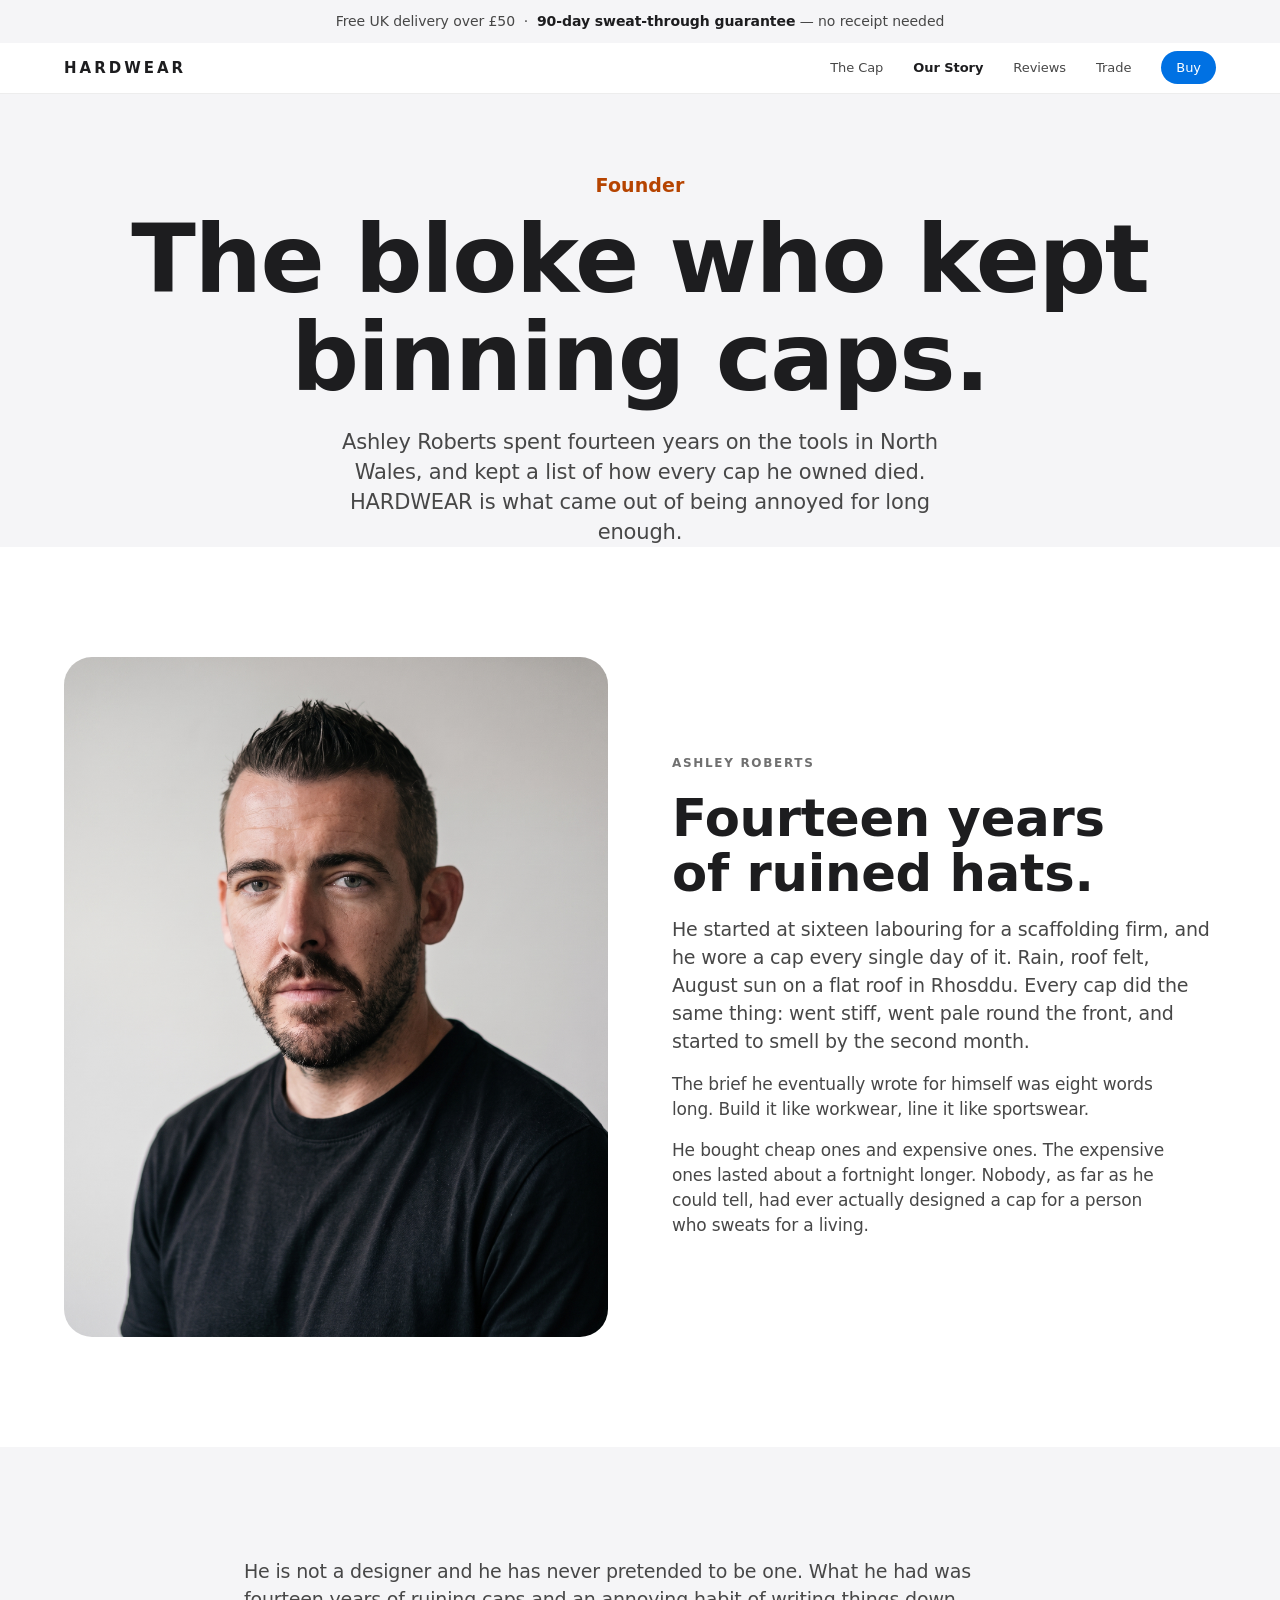
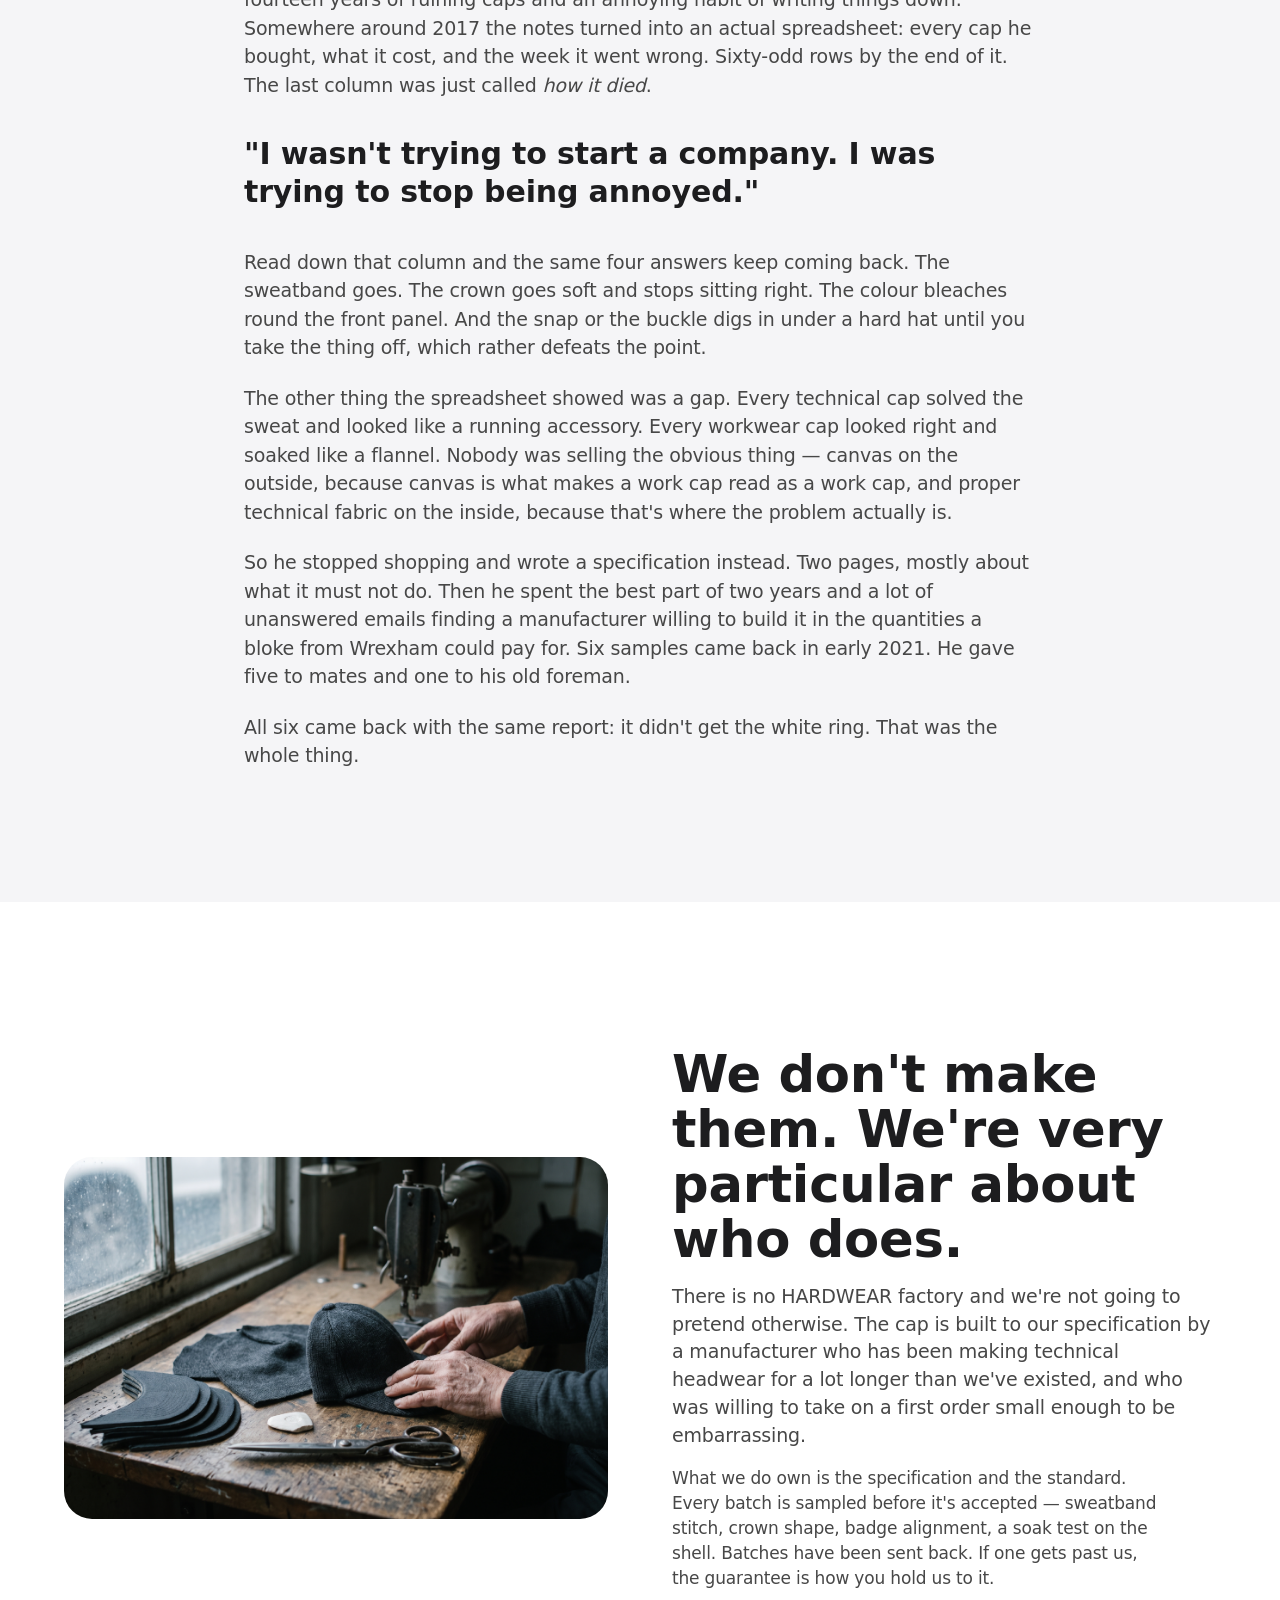
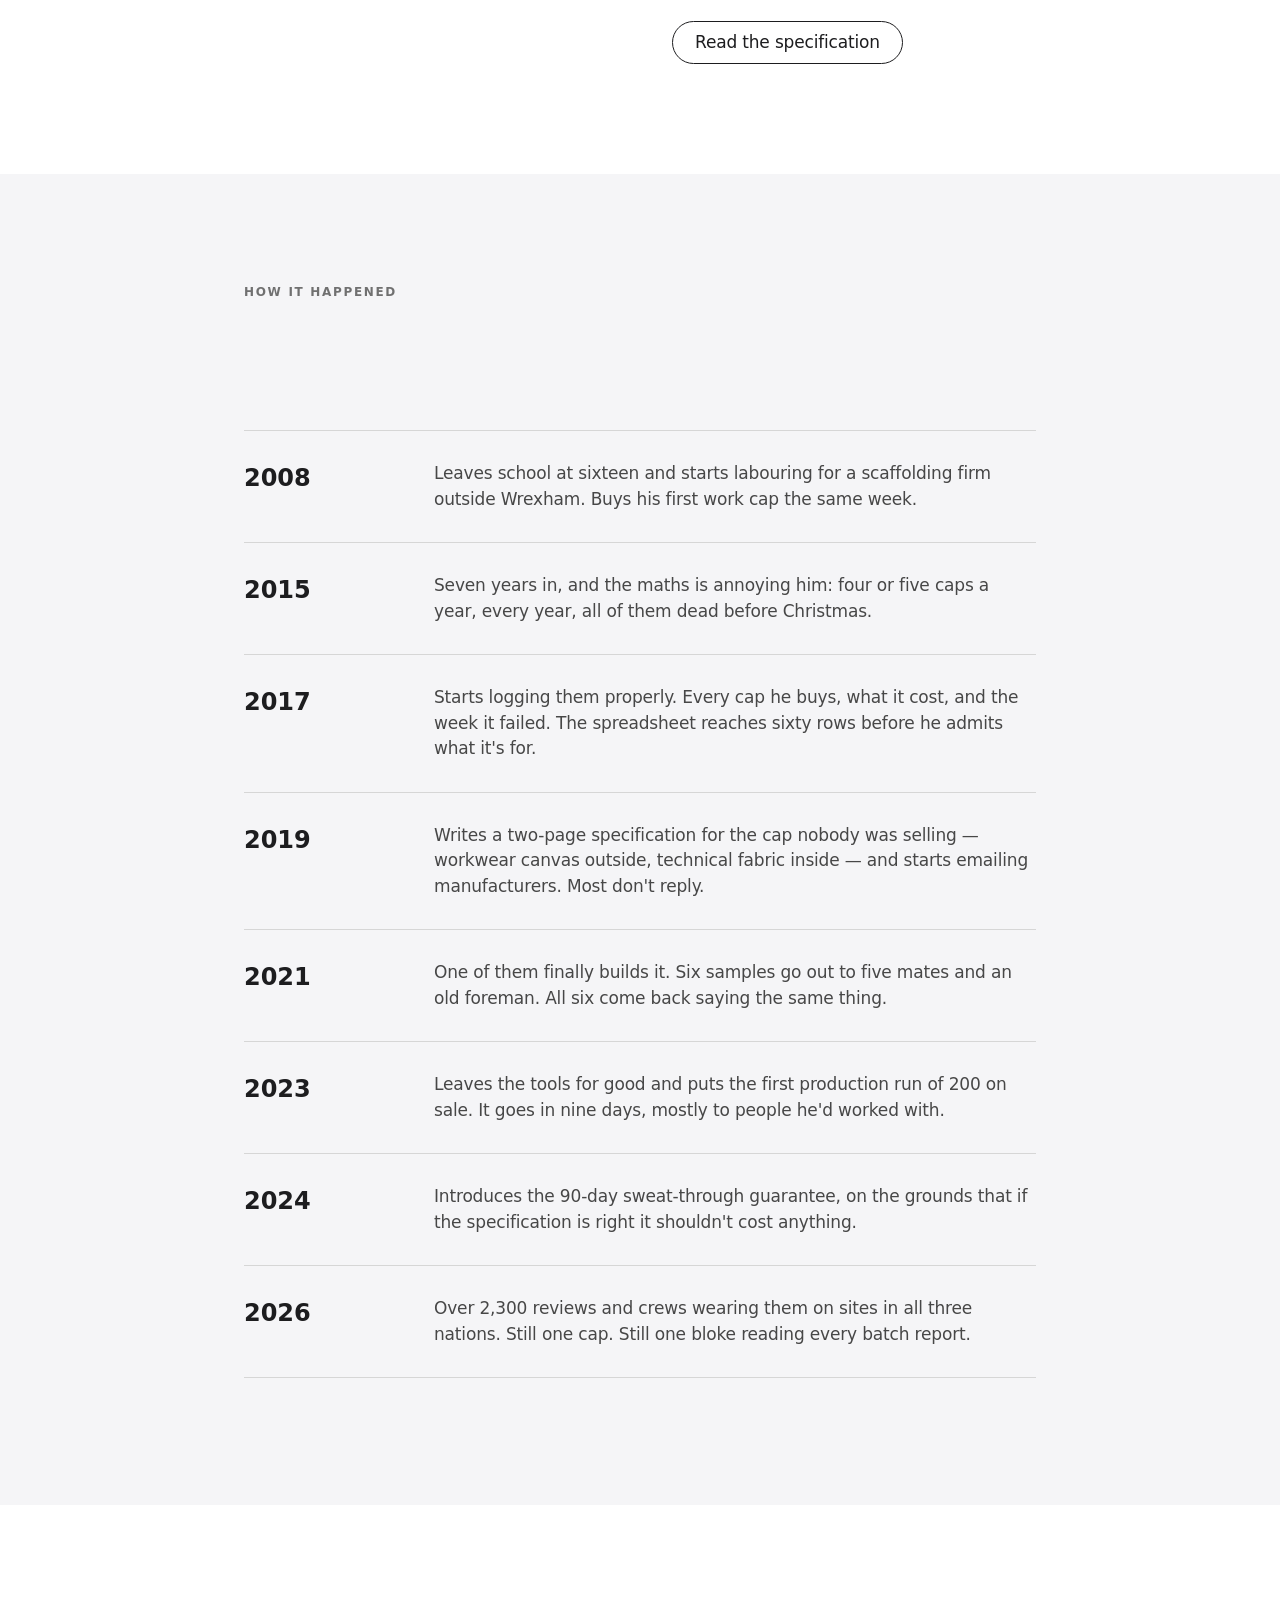
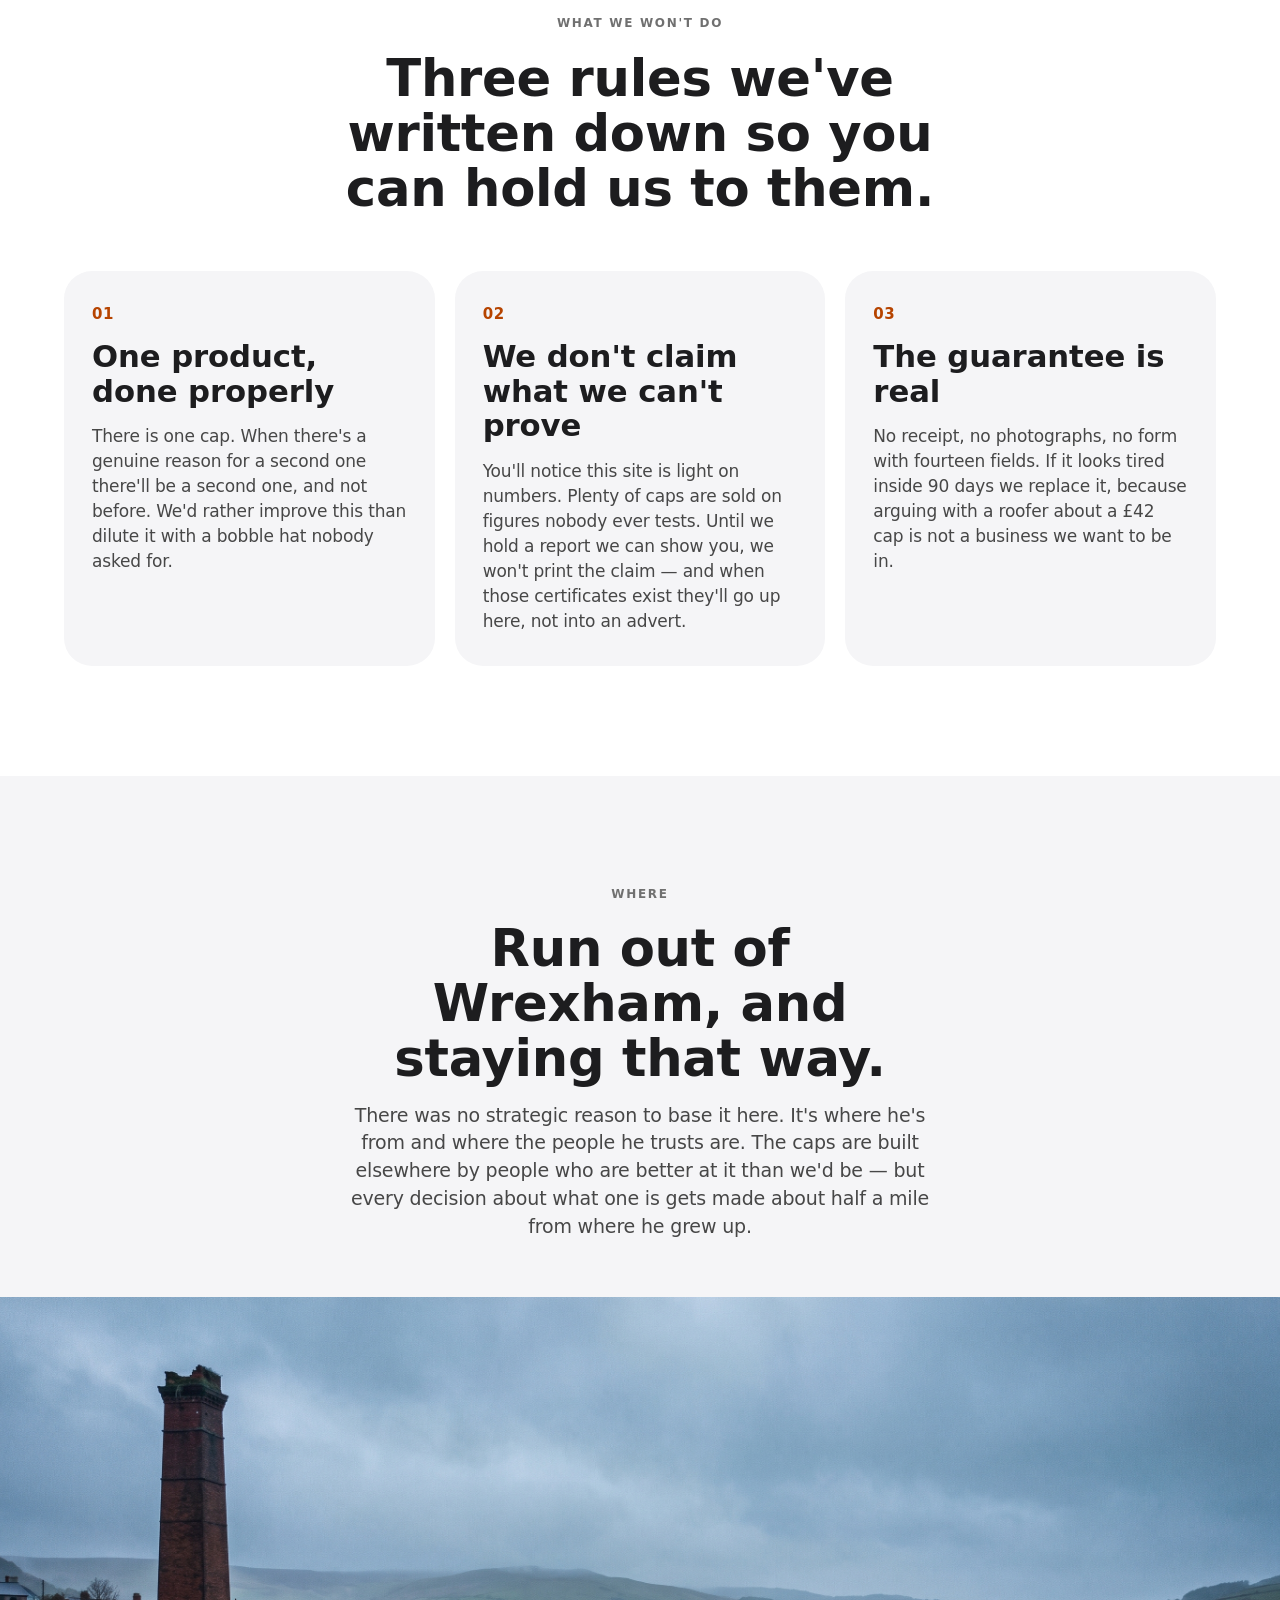
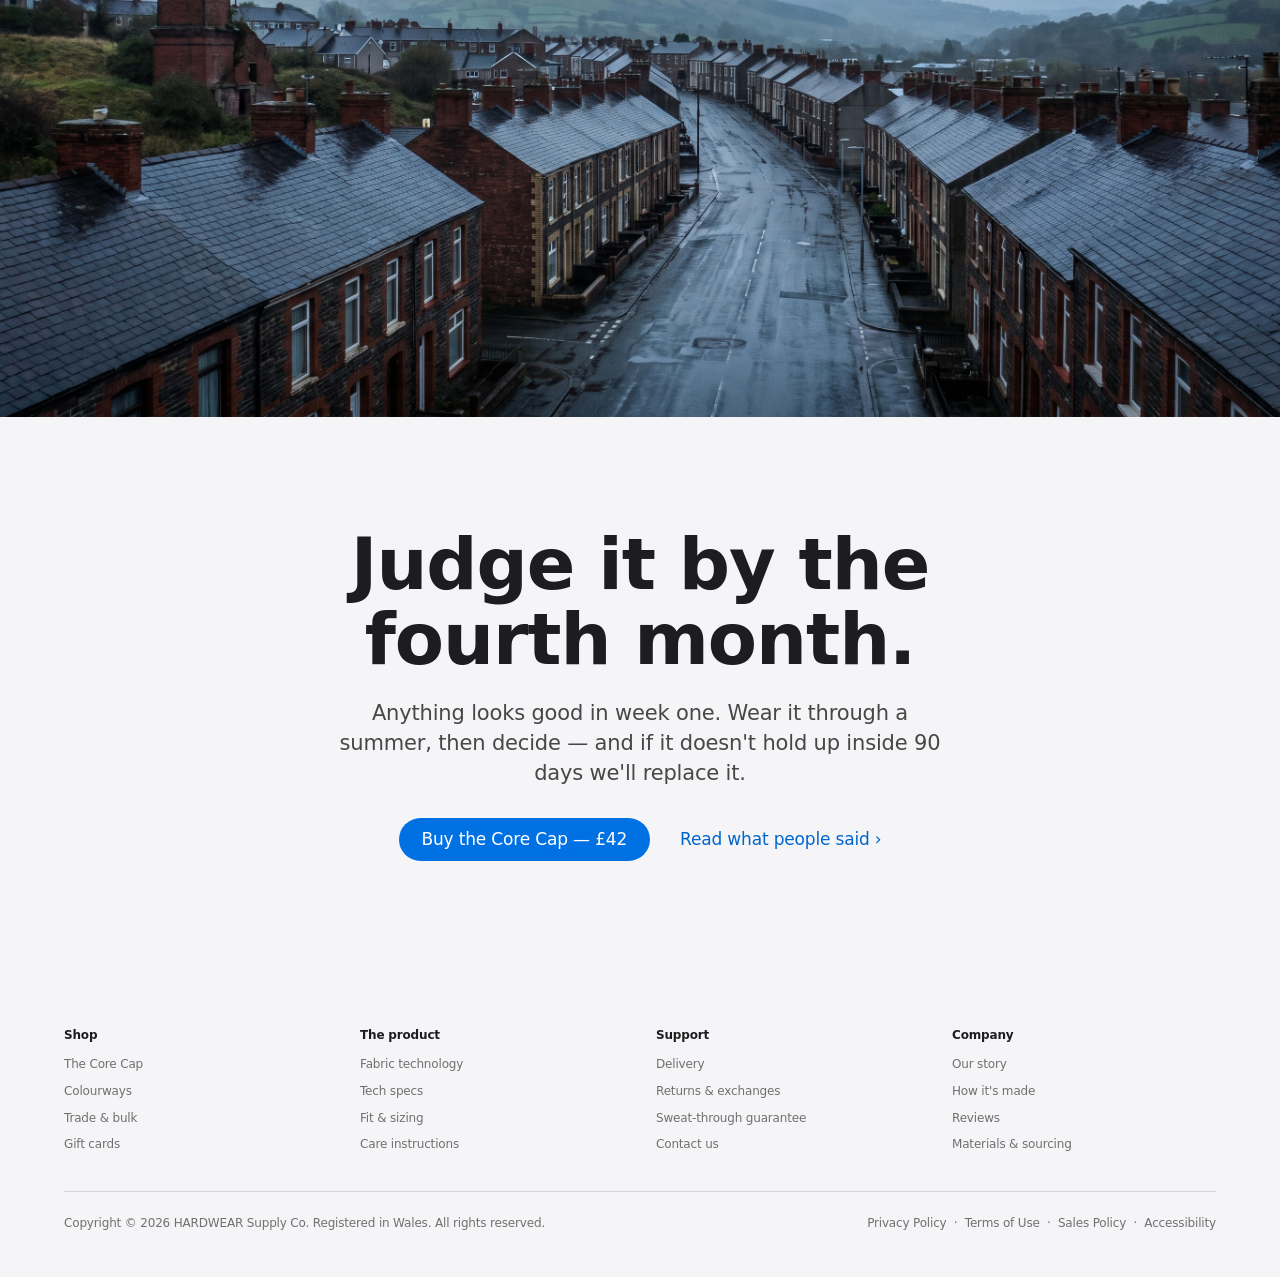
<file: founder.html>
<!DOCTYPE html>
<html lang="en-GB">
<head>
<meta charset="utf-8">
<meta name="viewport" content="width=device-width, initial-scale=1, viewport-fit=cover">
<title>Our story — Ashley Roberts, HARDWEAR</title>
<meta name="description" content="Ashley Roberts spent fourteen years on the tools, logging how every cap he owned failed. The story behind HARDWEAR, designed in Wrexham.">
<link rel="stylesheet" href="assets/site.css">
</head>
<body>

<div class="promo">Free UK delivery over £50 &nbsp;·&nbsp; <b>90-day sweat-through guarantee</b> — no receipt needed</div>

<nav class="nav">
  <div class="nav-in">
    <a href="index.html" class="mark">HARDWEAR</a>
    <div class="nav-links">
      <a href="cap.html">The Cap</a>
      <a href="founder.html" aria-current="page">Our Story</a>
      <a href="reviews.html">Reviews</a>
      <a href="trade.html">Trade</a>
      <a href="cap.html#colours" class="nav-buy">Buy</a>
    </div>
  </div>
</nav>

<!-- ================= HEAD ================= -->
<section class="bg-canvas pagehead">
  <div class="wrap">
    <p class="eyebrow rv">Founder</p>
    <h1 class="display rv">The bloke who kept binning caps.</h1>
    <p class="lede rv">Ashley Roberts spent fourteen years on the tools in North Wales, and kept a list of how every cap he owned died. HARDWEAR is what came out of being annoyed for long enough.</p>
  </div>
</section>

<!-- ================= PORTRAIT + STORY ================= -->
<section class="bg-paper">
  <div class="wrap">
    <div class="split">
      <div class="figure tall rv" style="background:var(--canvas)">
        <img id="founderPortrait" src="assets/img/ashley-roberts.jpg" alt="Ashley Roberts, founder of HARDWEAR" width="1856" height="2304">
      </div>
      <div class="split-copy">
        <p class="kicker rv">Ashley Roberts</p>
        <h2 class="h rv" style="max-width:13ch">Fourteen years of ruined hats.</h2>
        <p class="body lg rv" style="max-width:46ch">
          He started at sixteen labouring for a scaffolding firm, and he wore a cap every single day of it. Rain, roof felt, August sun on a flat roof in Rhosddu. Every cap did the same thing: went stiff, went pale round the front, and started to smell by the second month.
        </p>
        <p class="body rv" style="max-width:46ch">
          The brief he eventually wrote for himself was eight words long. Build it like workwear, line it like sportswear.
        </p>
        <p class="body rv" style="max-width:46ch">
          He bought cheap ones and expensive ones. The expensive ones lasted about a fortnight longer. Nobody, as far as he could tell, had ever actually designed a cap for a person who sweats for a living.
        </p>
      </div>
    </div>
  </div>
</section>

<!-- ================= PROSE ================= -->
<section class="bg-canvas">
  <div class="wrap narrow prose">
    <p class="rv">He is not a designer and he has never pretended to be one. What he had was fourteen years of ruining caps and an annoying habit of writing things down. Somewhere around 2017 the notes turned into an actual spreadsheet: every cap he bought, what it cost, and the week it went wrong. Sixty-odd rows by the end of it. The last column was just called <em>how it died</em>.</p>

    <p class="stand rv">"I wasn't trying to start a company. I was trying to stop being annoyed."</p>

    <p class="rv">Read down that column and the same four answers keep coming back. The sweatband goes. The crown goes soft and stops sitting right. The colour bleaches round the front panel. And the snap or the buckle digs in under a hard hat until you take the thing off, which rather defeats the point.</p>

    <p class="rv">The other thing the spreadsheet showed was a gap. Every technical cap solved the sweat and looked like a running accessory. Every workwear cap looked right and soaked like a flannel. Nobody was selling the obvious thing — canvas on the outside, because canvas is what makes a work cap read as a work cap, and proper technical fabric on the inside, because that's where the problem actually is.</p>

    <p class="rv">So he stopped shopping and wrote a specification instead. Two pages, mostly about what it must not do. Then he spent the best part of two years and a lot of unanswered emails finding a manufacturer willing to build it in the quantities a bloke from Wrexham could pay for. Six samples came back in early 2021. He gave five to mates and one to his old foreman.</p>

    <p class="rv">All six came back with the same report: it didn't get the white ring. That was the whole thing.</p>
  </div>
</section>

<!-- ================= WORKSHOP ================= -->
<section class="bg-paper" id="made" style="scroll-margin-top:60px">
  <div class="wrap">
    <div class="split rev">
      <div class="split-copy">
        <p class="kicker rv">How it's made</p>
        <h2 class="h rv" style="max-width:15ch">We don't make them. We're very particular about who does.</h2>
        <p class="body lg rv" style="max-width:46ch">
          There is no HARDWEAR factory and we're not going to pretend otherwise. The cap is built to our specification by a manufacturer who has been making technical headwear for a lot longer than we've existed, and who was willing to take on a first order small enough to be embarrassing.
        </p>
        <p class="body rv" style="max-width:46ch">
          What we do own is the specification and the standard. Every batch is sampled before it's accepted — sweatband stitch, crown shape, badge alignment, a soak test on the shell. Batches have been sent back. If one gets past us, the guarantee is how you hold us to it.
        </p>
        <div class="actions rv">
          <a href="cap.html#specs" class="btn-ghost">Read the specification</a>
        </div>
      </div>
      <div class="figure rv">
        <img src="assets/img/workshop-bench.jpg" alt="Cut canvas cap panels laid out on a workbench" loading="lazy">
      </div>
    </div>
  </div>
</section>

<!-- ================= TIMELINE ================= -->
<section class="bg-canvas">
  <div class="wrap narrow">
    <p class="kicker rv">How it happened</p>
    <h2 class="h rv">The slow version.</h2>
    <dl class="timeline rv">
      <div class="tl-row">
        <dt>2008</dt>
        <dd>Leaves school at sixteen and starts labouring for a scaffolding firm outside Wrexham. Buys his first work cap the same week.</dd>
      </div>
      <div class="tl-row">
        <dt>2015</dt>
        <dd>Seven years in, and the maths is annoying him: four or five caps a year, every year, all of them dead before Christmas.</dd>
      </div>
      <div class="tl-row">
        <dt>2017</dt>
        <dd>Starts logging them properly. Every cap he buys, what it cost, and the week it failed. The spreadsheet reaches sixty rows before he admits what it's for.</dd>
      </div>
      <div class="tl-row">
        <dt>2019</dt>
        <dd>Writes a two-page specification for the cap nobody was selling — workwear canvas outside, technical fabric inside — and starts emailing manufacturers. Most don't reply.</dd>
      </div>
      <div class="tl-row">
        <dt>2021</dt>
        <dd>One of them finally builds it. Six samples go out to five mates and an old foreman. All six come back saying the same thing.</dd>
      </div>
      <div class="tl-row">
        <dt>2023</dt>
        <dd>Leaves the tools for good and puts the first production run of 200 on sale. It goes in nine days, mostly to people he'd worked with.</dd>
      </div>
      <div class="tl-row">
        <dt>2024</dt>
        <dd>Introduces the 90-day sweat-through guarantee, on the grounds that if the specification is right it shouldn't cost anything.</dd>
      </div>
      <div class="tl-row">
        <dt>2026</dt>
        <dd>Over 2,300 reviews and crews wearing them on sites in all three nations. Still one cap. Still one bloke reading every batch report.</dd>
      </div>
    </dl>
  </div>
</section>

<!-- ================= VALUES ================= -->
<section class="bg-paper" id="values" style="scroll-margin-top:60px">
  <div class="wrap">
    <div class="narrow centre">
      <p class="kicker rv">What we won't do</p>
      <h2 class="h rv" style="max-width:18ch;margin:0 auto">Three rules we've written down so you can hold us to them.</h2>
    </div>
    <div class="cards three rv" style="margin-top:56px">
      <div class="card-plain">
        <p class="num">01</p>
        <h3 class="h-sm">One product, done properly</h3>
        <p class="body">There is one cap. When there's a genuine reason for a second one there'll be a second one, and not before. We'd rather improve this than dilute it with a bobble hat nobody asked for.</p>
      </div>
      <div class="card-plain">
        <p class="num">02</p>
        <h3 class="h-sm">We don't claim what we can't prove</h3>
        <p class="body">You'll notice this site is light on numbers. Plenty of caps are sold on figures nobody ever tests. Until we hold a report we can show you, we won't print the claim — and when those certificates exist they'll go up here, not into an advert.</p>
      </div>
      <div class="card-plain">
        <p class="num">03</p>
        <h3 class="h-sm">The guarantee is real</h3>
        <p class="body">No receipt, no photographs, no form with fourteen fields. If it looks tired inside 90 days we replace it, because arguing with a roofer about a £42 cap is not a business we want to be in.</p>
      </div>
    </div>
  </div>
</section>

<!-- ================= PLACE ================= -->
<section class="bg-canvas" style="padding-bottom:0">
  <div class="wrap narrow centre">
    <p class="kicker rv">Where</p>
    <h2 class="h rv" style="max-width:16ch;margin:0 auto">Run out of Wrexham, and staying that way.</h2>
    <p class="body lg rv" style="max-width:48ch;margin-left:auto;margin-right:auto">
      There was no strategic reason to base it here. It's where he's from and where the people he trusts are. The caps are built elsewhere by people who are better at it than we'd be — but every decision about what one is gets made about half a mile from where he grew up.
    </p>
  </div>
  <div class="hero-shot rv" style="margin-top:56px">
    <img src="assets/img/town.jpg" alt="A North Wales town under grey morning light" width="2752" height="1536" loading="lazy">
  </div>
</section>

<!-- ================= CTA ================= -->
<section class="bg-canvas cta">
  <div class="wrap">
    <h2 class="h-lg rv">Judge it by the fourth month.</h2>
    <p class="lede rv">Anything looks good in week one. Wear it through a summer, then decide — and if it doesn't hold up inside 90 days we'll replace it.</p>
    <div class="actions rv">
      <a href="cap.html#colours" class="btn">Buy the Core Cap — £42</a>
      <a href="reviews.html" class="tlink">Read what people said</a>
    </div>
  </div>
</section>

<footer>
  <div class="wrap">
    <div class="f-cols">
      <div>
        <h4>Shop</h4>
        <ul>
          <li><a href="cap.html">The Core Cap</a></li>
          <li><a href="cap.html#colours">Colourways</a></li>
          <li><a href="trade.html">Trade &amp; bulk</a></li>
          <li><a href="cap.html#buy">Gift cards</a></li>
        </ul>
      </div>
      <div>
        <h4>The product</h4>
        <ul>
          <li><a href="cap.html#fabric">Fabric technology</a></li>
          <li><a href="cap.html#specs">Tech specs</a></li>
          <li><a href="cap.html#specs">Fit &amp; sizing</a></li>
          <li><a href="cap.html#care">Care instructions</a></li>
        </ul>
      </div>
      <div>
        <h4>Support</h4>
        <ul>
          <li><a href="cap.html#delivery">Delivery</a></li>
          <li><a href="cap.html#delivery">Returns &amp; exchanges</a></li>
          <li><a href="cap.html#delivery">Sweat-through guarantee</a></li>
          <li><a href="trade.html#enquiry">Contact us</a></li>
        </ul>
      </div>
      <div>
        <h4>Company</h4>
        <ul>
          <li><a href="founder.html">Our story</a></li>
          <li><a href="founder.html#made">How it's made</a></li>
          <li><a href="reviews.html">Reviews</a></li>
          <li><a href="founder.html#values">Materials &amp; sourcing</a></li>
        </ul>
      </div>
    </div>
    <div class="f-base">
      <span>Copyright © 2026 HARDWEAR Supply Co. Registered in Wales. All rights reserved.</span>
      <span>Privacy Policy &nbsp;·&nbsp; Terms of Use &nbsp;·&nbsp; Sales Policy &nbsp;·&nbsp; Accessibility</span>
    </div>
  </div>
</footer>

<script src="assets/site.js"></script>
</body>
</html>
</file>
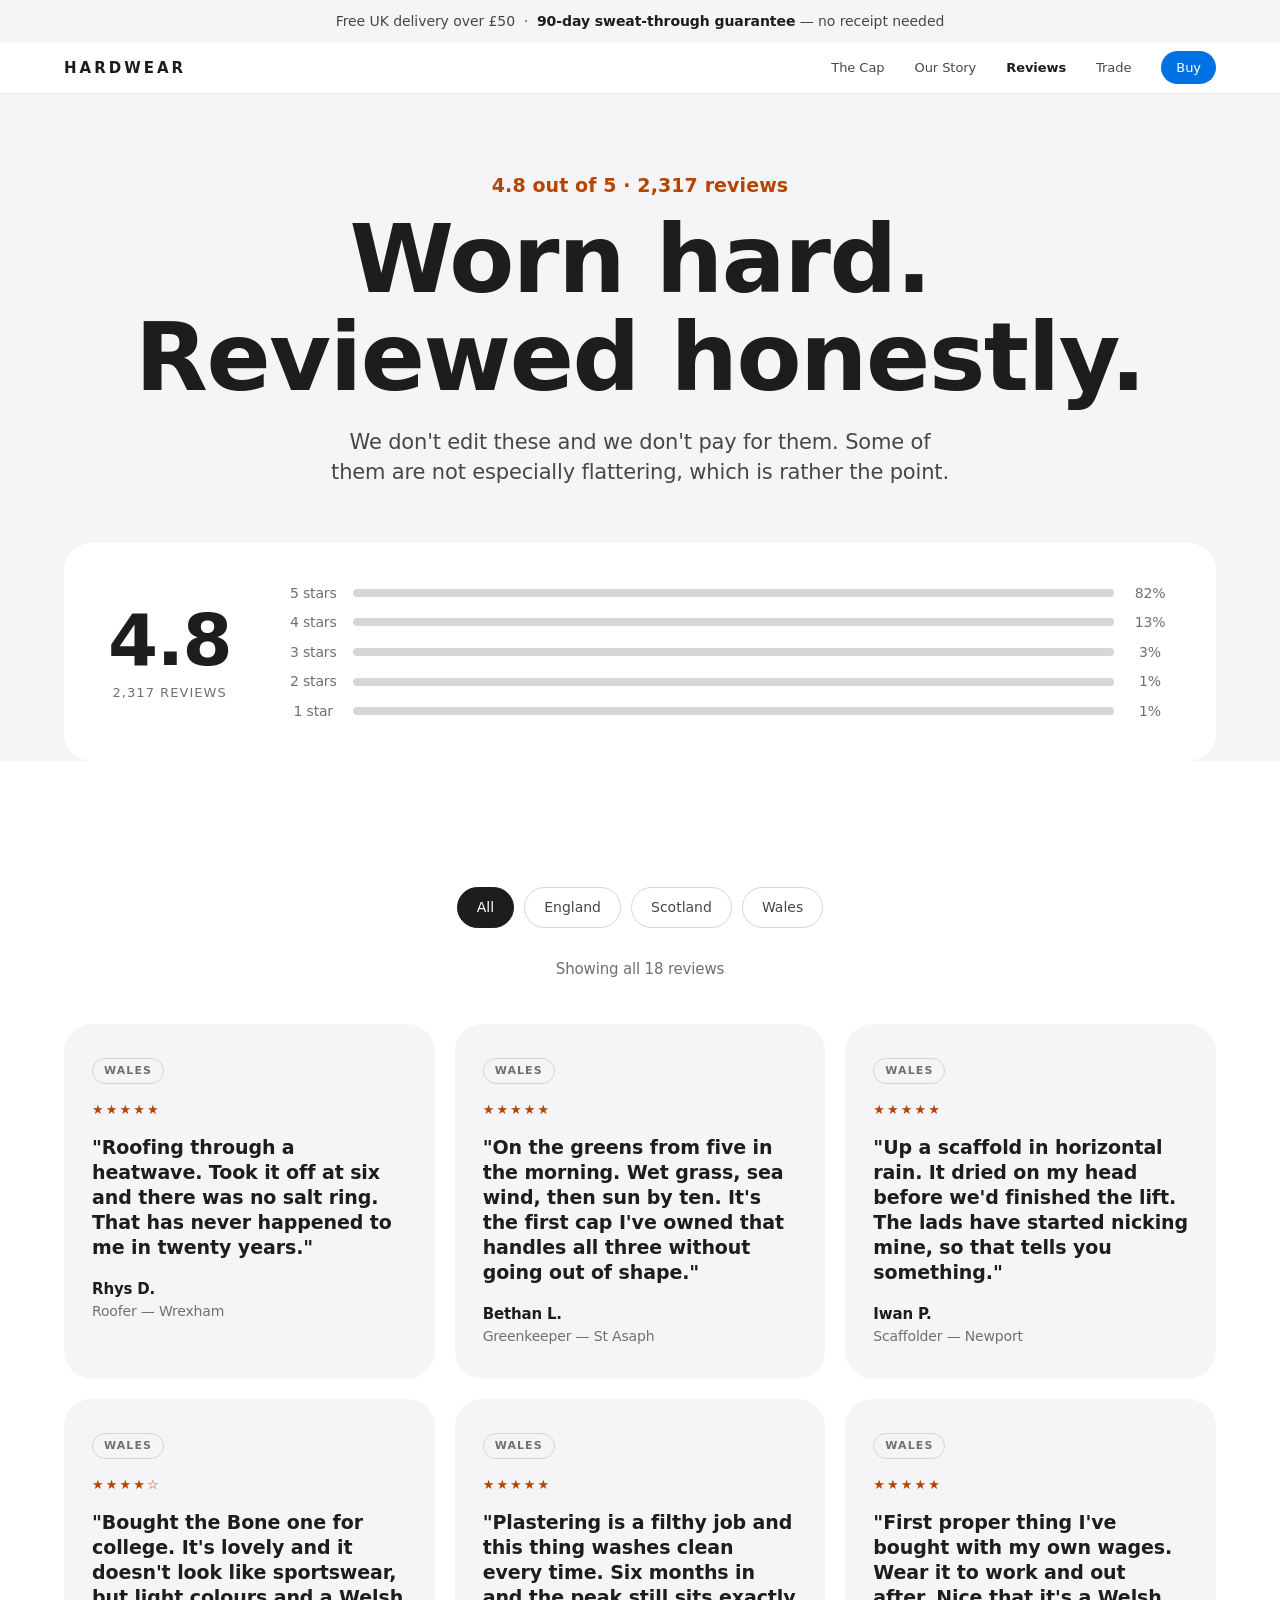
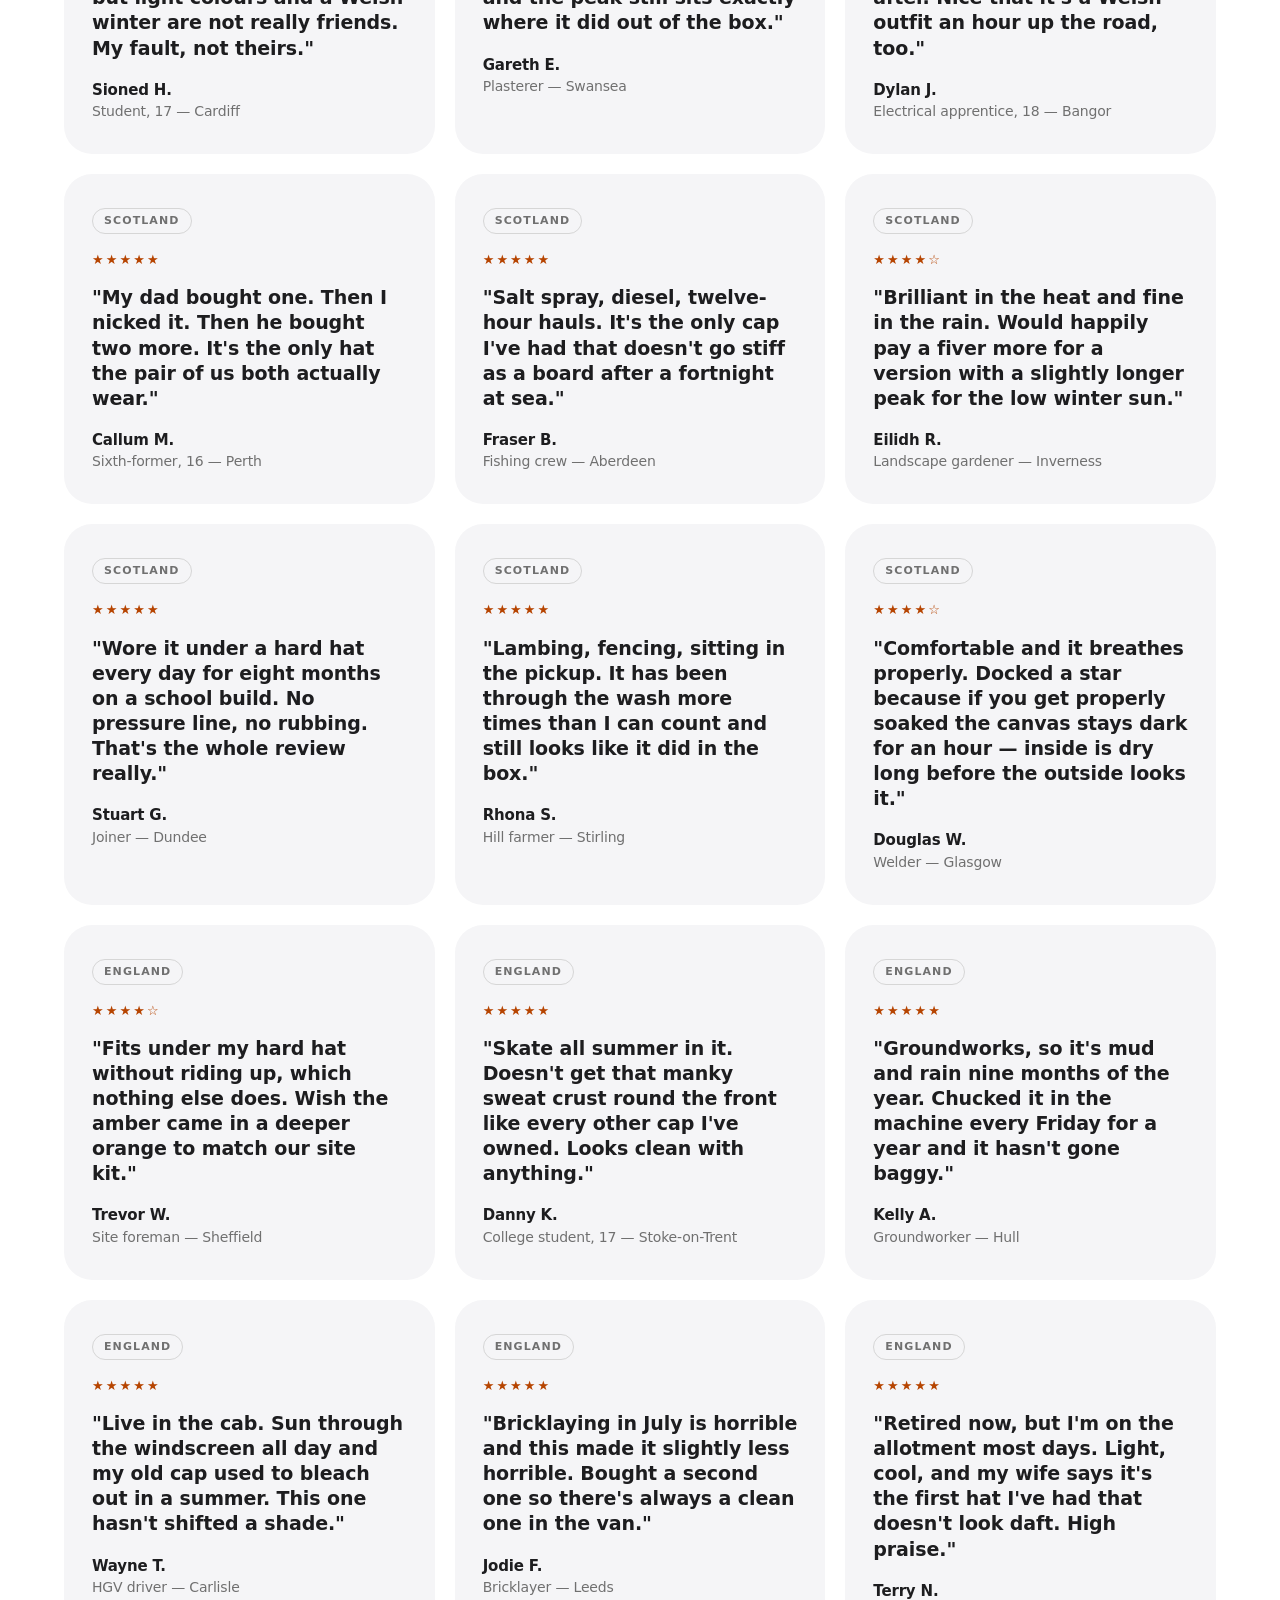
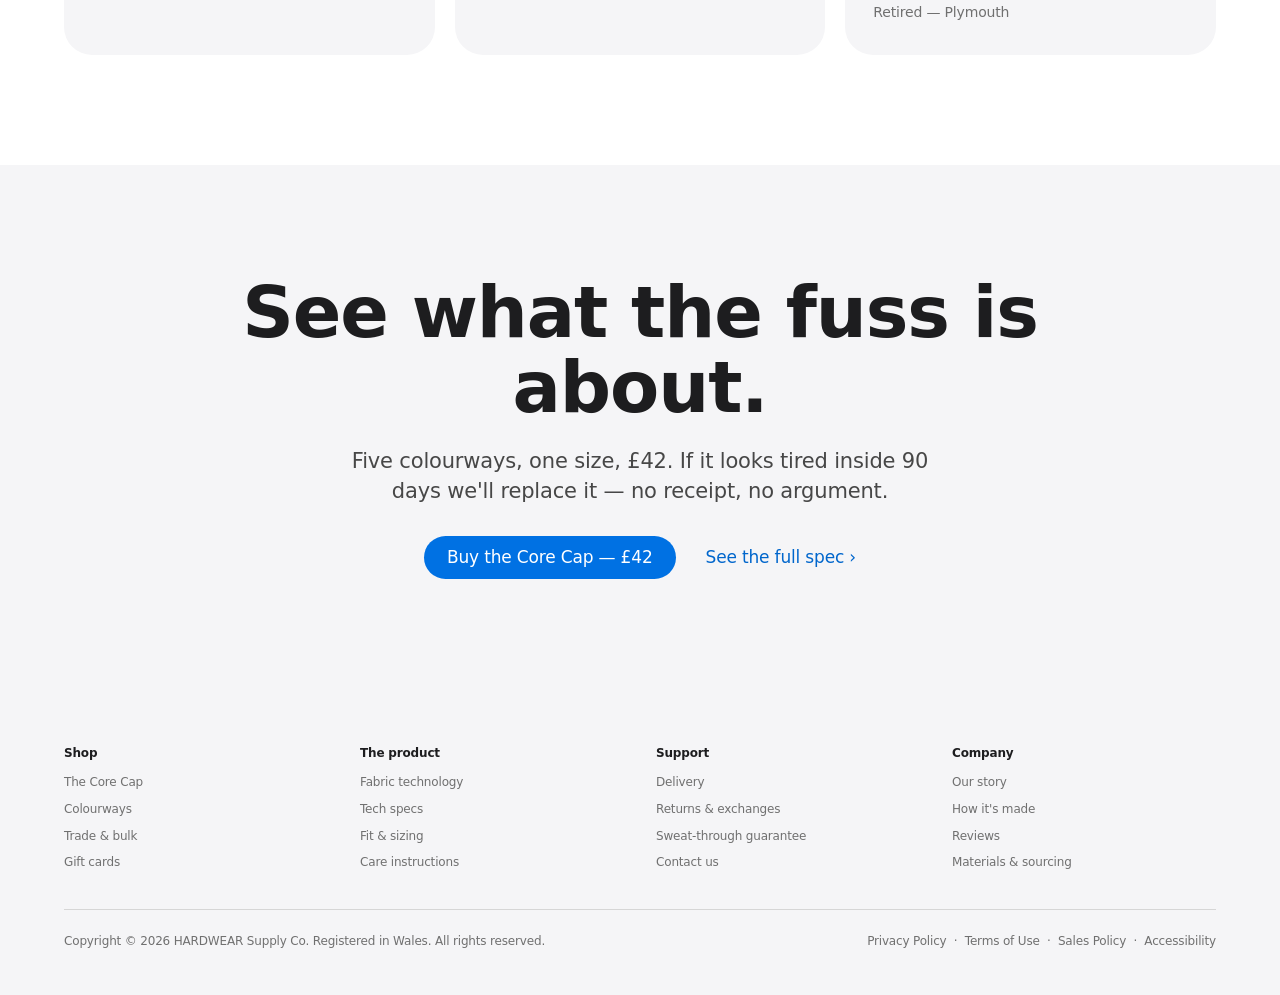
<file: reviews.html>
<!DOCTYPE html>
<html lang="en-GB">
<head>
<meta charset="utf-8">
<meta name="viewport" content="width=device-width, initial-scale=1, viewport-fit=cover">
<title>Reviews — HARDWEAR</title>
<meta name="description" content="2,317 reviews of the HARDWEAR Core Cap from roofers, scaffolders, greenkeepers and sixth-formers across England, Scotland and Wales.">
<link rel="stylesheet" href="assets/site.css">
</head>
<body>

<div class="promo">Free UK delivery over £50 &nbsp;·&nbsp; <b>90-day sweat-through guarantee</b> — no receipt needed</div>

<nav class="nav">
  <div class="nav-in">
    <a href="index.html" class="mark">HARDWEAR</a>
    <div class="nav-links">
      <a href="cap.html">The Cap</a>
      <a href="founder.html">Our Story</a>
      <a href="reviews.html" aria-current="page">Reviews</a>
      <a href="trade.html">Trade</a>
      <a href="cap.html#colours" class="nav-buy">Buy</a>
    </div>
  </div>
</nav>

<!-- ================= HEAD ================= -->
<section class="bg-canvas pagehead">
  <div class="wrap">
    <p class="eyebrow rv">4.8 out of 5 · 2,317 reviews</p>
    <h1 class="display rv">Worn hard.<br>Reviewed honestly.</h1>
    <p class="lede rv">We don't edit these and we don't pay for them. Some of them are not especially flattering, which is rather the point.</p>
  </div>

  <div class="wrap">
    <div class="ratings rv">
      <div>
        <div class="big">4.8<small>2,317 reviews</small></div>
      </div>
      <div class="bars">
        <div class="bar"><span>5 stars</span><span class="track"><span class="fill" style="width:82%"></span></span><span>82%</span></div>
        <div class="bar"><span>4 stars</span><span class="track"><span class="fill" style="width:13%"></span></span><span>13%</span></div>
        <div class="bar"><span>3 stars</span><span class="track"><span class="fill" style="width:3%"></span></span><span>3%</span></div>
        <div class="bar"><span>2 stars</span><span class="track"><span class="fill" style="width:1%"></span></span><span>1%</span></div>
        <div class="bar"><span>1 star</span><span class="track"><span class="fill" style="width:1%"></span></span><span>1%</span></div>
      </div>
    </div>
  </div>
</section>

<!-- ================= REVIEWS ================= -->
<section class="bg-paper" style="padding-top:70px">
  <div class="wrap">
    <div class="centre">
      <p class="kicker rv">Filter by nation</p>
      <div class="filters rv" role="group" aria-label="Filter reviews by nation">
        <button class="filt" data-filter="all" aria-pressed="true">All</button>
        <button class="filt" data-filter="england" aria-pressed="false">England</button>
        <button class="filt" data-filter="scotland" aria-pressed="false">Scotland</button>
        <button class="filt" data-filter="wales" aria-pressed="false">Wales</button>
      </div>
      <p class="rcount" id="rcount">Showing all 18 reviews</p>
    </div>

    <div class="rgrid" id="rgrid">

      <!-- ---------- WALES ---------- -->
      <figure class="quote" data-nation="wales">
        <span class="flag">Wales</span>
        <div class="stars">★★★★★</div>
        <blockquote>"Roofing through a heatwave. Took it off at six and there was no salt ring. That has never happened to me in twenty years."</blockquote>
        <cite><b>Rhys D.</b>Roofer — Wrexham</cite>
      </figure>

      <figure class="quote" data-nation="wales">
        <span class="flag">Wales</span>
        <div class="stars">★★★★★</div>
        <blockquote>"On the greens from five in the morning. Wet grass, sea wind, then sun by ten. It's the first cap I've owned that handles all three without going out of shape."</blockquote>
        <cite><b>Bethan L.</b>Greenkeeper — St Asaph</cite>
      </figure>

      <figure class="quote" data-nation="wales">
        <span class="flag">Wales</span>
        <div class="stars">★★★★★</div>
        <blockquote>"Up a scaffold in horizontal rain. It dried on my head before we'd finished the lift. The lads have started nicking mine, so that tells you something."</blockquote>
        <cite><b>Iwan P.</b>Scaffolder — Newport</cite>
      </figure>

      <figure class="quote" data-nation="wales">
        <span class="flag">Wales</span>
        <div class="stars">★★★★☆</div>
        <blockquote>"Bought the Bone one for college. It's lovely and it doesn't look like sportswear, but light colours and a Welsh winter are not really friends. My fault, not theirs."</blockquote>
        <cite><b>Sioned H.</b>Student, 17 — Cardiff</cite>
      </figure>

      <figure class="quote" data-nation="wales">
        <span class="flag">Wales</span>
        <div class="stars">★★★★★</div>
        <blockquote>"Plastering is a filthy job and this thing washes clean every time. Six months in and the peak still sits exactly where it did out of the box."</blockquote>
        <cite><b>Gareth E.</b>Plasterer — Swansea</cite>
      </figure>

      <figure class="quote" data-nation="wales">
        <span class="flag">Wales</span>
        <div class="stars">★★★★★</div>
        <blockquote>"First proper thing I've bought with my own wages. Wear it to work and out after. Nice that it's a Welsh outfit an hour up the road, too."</blockquote>
        <cite><b>Dylan J.</b>Electrical apprentice, 18 — Bangor</cite>
      </figure>

      <!-- ---------- SCOTLAND ---------- -->
      <figure class="quote" data-nation="scotland">
        <span class="flag">Scotland</span>
        <div class="stars">★★★★★</div>
        <blockquote>"My dad bought one. Then I nicked it. Then he bought two more. It's the only hat the pair of us both actually wear."</blockquote>
        <cite><b>Callum M.</b>Sixth-former, 16 — Perth</cite>
      </figure>

      <figure class="quote" data-nation="scotland">
        <span class="flag">Scotland</span>
        <div class="stars">★★★★★</div>
        <blockquote>"Salt spray, diesel, twelve-hour hauls. It's the only cap I've had that doesn't go stiff as a board after a fortnight at sea."</blockquote>
        <cite><b>Fraser B.</b>Fishing crew — Aberdeen</cite>
      </figure>

      <figure class="quote" data-nation="scotland">
        <span class="flag">Scotland</span>
        <div class="stars">★★★★☆</div>
        <blockquote>"Brilliant in the heat and fine in the rain. Would happily pay a fiver more for a version with a slightly longer peak for the low winter sun."</blockquote>
        <cite><b>Eilidh R.</b>Landscape gardener — Inverness</cite>
      </figure>

      <figure class="quote" data-nation="scotland">
        <span class="flag">Scotland</span>
        <div class="stars">★★★★★</div>
        <blockquote>"Wore it under a hard hat every day for eight months on a school build. No pressure line, no rubbing. That's the whole review really."</blockquote>
        <cite><b>Stuart G.</b>Joiner — Dundee</cite>
      </figure>

      <figure class="quote" data-nation="scotland">
        <span class="flag">Scotland</span>
        <div class="stars">★★★★★</div>
        <blockquote>"Lambing, fencing, sitting in the pickup. It has been through the wash more times than I can count and still looks like it did in the box."</blockquote>
        <cite><b>Rhona S.</b>Hill farmer — Stirling</cite>
      </figure>

      <figure class="quote" data-nation="scotland">
        <span class="flag">Scotland</span>
        <div class="stars">★★★★☆</div>
        <blockquote>"Comfortable and it breathes properly. Docked a star because if you get properly soaked the canvas stays dark for an hour — inside is dry long before the outside looks it."</blockquote>
        <cite><b>Douglas W.</b>Welder — Glasgow</cite>
      </figure>

      <!-- ---------- ENGLAND ---------- -->
      <figure class="quote" data-nation="england">
        <span class="flag">England</span>
        <div class="stars">★★★★☆</div>
        <blockquote>"Fits under my hard hat without riding up, which nothing else does. Wish the amber came in a deeper orange to match our site kit."</blockquote>
        <cite><b>Trevor W.</b>Site foreman — Sheffield</cite>
      </figure>

      <figure class="quote" data-nation="england">
        <span class="flag">England</span>
        <div class="stars">★★★★★</div>
        <blockquote>"Skate all summer in it. Doesn't get that manky sweat crust round the front like every other cap I've owned. Looks clean with anything."</blockquote>
        <cite><b>Danny K.</b>College student, 17 — Stoke-on-Trent</cite>
      </figure>

      <figure class="quote" data-nation="england">
        <span class="flag">England</span>
        <div class="stars">★★★★★</div>
        <blockquote>"Groundworks, so it's mud and rain nine months of the year. Chucked it in the machine every Friday for a year and it hasn't gone baggy."</blockquote>
        <cite><b>Kelly A.</b>Groundworker — Hull</cite>
      </figure>

      <figure class="quote" data-nation="england">
        <span class="flag">England</span>
        <div class="stars">★★★★★</div>
        <blockquote>"Live in the cab. Sun through the windscreen all day and my old cap used to bleach out in a summer. This one hasn't shifted a shade."</blockquote>
        <cite><b>Wayne T.</b>HGV driver — Carlisle</cite>
      </figure>

      <figure class="quote" data-nation="england">
        <span class="flag">England</span>
        <div class="stars">★★★★★</div>
        <blockquote>"Bricklaying in July is horrible and this made it slightly less horrible. Bought a second one so there's always a clean one in the van."</blockquote>
        <cite><b>Jodie F.</b>Bricklayer — Leeds</cite>
      </figure>

      <figure class="quote" data-nation="england">
        <span class="flag">England</span>
        <div class="stars">★★★★★</div>
        <blockquote>"Retired now, but I'm on the allotment most days. Light, cool, and my wife says it's the first hat I've had that doesn't look daft. High praise."</blockquote>
        <cite><b>Terry N.</b>Retired — Plymouth</cite>
      </figure>

    </div>
  </div>
</section>

<!-- ================= CTA ================= -->
<section class="bg-canvas cta">
  <div class="wrap">
    <h2 class="h-lg rv">See what the fuss is about.</h2>
    <p class="lede rv">Five colourways, one size, £42. If it looks tired inside 90 days we'll replace it — no receipt, no argument.</p>
    <div class="actions rv">
      <a href="cap.html#colours" class="btn">Buy the Core Cap — £42</a>
      <a href="cap.html" class="tlink">See the full spec</a>
    </div>
  </div>
</section>

<footer>
  <div class="wrap">
    <div class="f-cols">
      <div>
        <h4>Shop</h4>
        <ul>
          <li><a href="cap.html">The Core Cap</a></li>
          <li><a href="cap.html#colours">Colourways</a></li>
          <li><a href="trade.html">Trade &amp; bulk</a></li>
          <li><a href="cap.html#buy">Gift cards</a></li>
        </ul>
      </div>
      <div>
        <h4>The product</h4>
        <ul>
          <li><a href="cap.html#fabric">Fabric technology</a></li>
          <li><a href="cap.html#specs">Tech specs</a></li>
          <li><a href="cap.html#specs">Fit &amp; sizing</a></li>
          <li><a href="cap.html#care">Care instructions</a></li>
        </ul>
      </div>
      <div>
        <h4>Support</h4>
        <ul>
          <li><a href="cap.html#delivery">Delivery</a></li>
          <li><a href="cap.html#delivery">Returns &amp; exchanges</a></li>
          <li><a href="cap.html#delivery">Sweat-through guarantee</a></li>
          <li><a href="trade.html#enquiry">Contact us</a></li>
        </ul>
      </div>
      <div>
        <h4>Company</h4>
        <ul>
          <li><a href="founder.html">Our story</a></li>
          <li><a href="founder.html#made">How it's made</a></li>
          <li><a href="reviews.html">Reviews</a></li>
          <li><a href="founder.html#values">Materials &amp; sourcing</a></li>
        </ul>
      </div>
    </div>
    <div class="f-base">
      <span>Copyright © 2026 HARDWEAR Supply Co. Registered in Wales. All rights reserved.</span>
      <span>Privacy Policy &nbsp;·&nbsp; Terms of Use &nbsp;·&nbsp; Sales Policy &nbsp;·&nbsp; Accessibility</span>
    </div>
  </div>
</footer>

<script src="assets/site.js"></script>
</body>
</html>
</file>
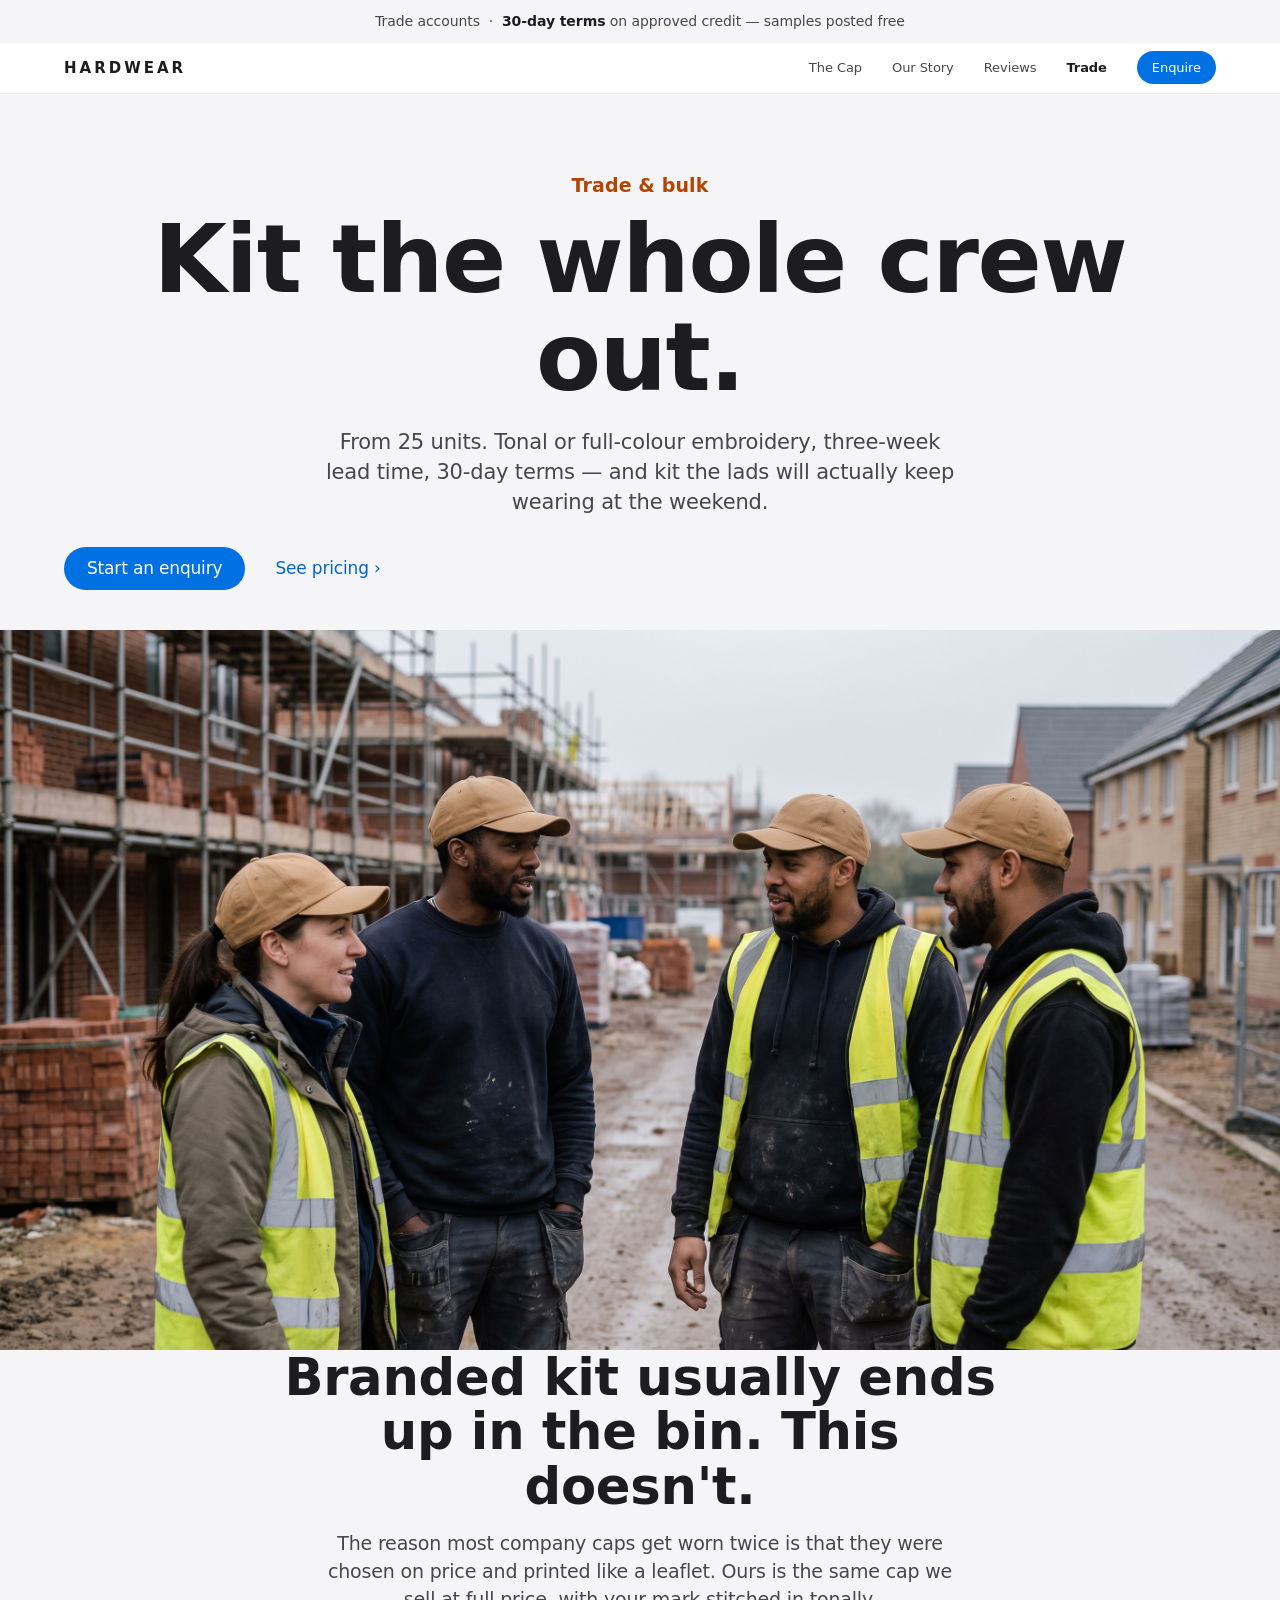
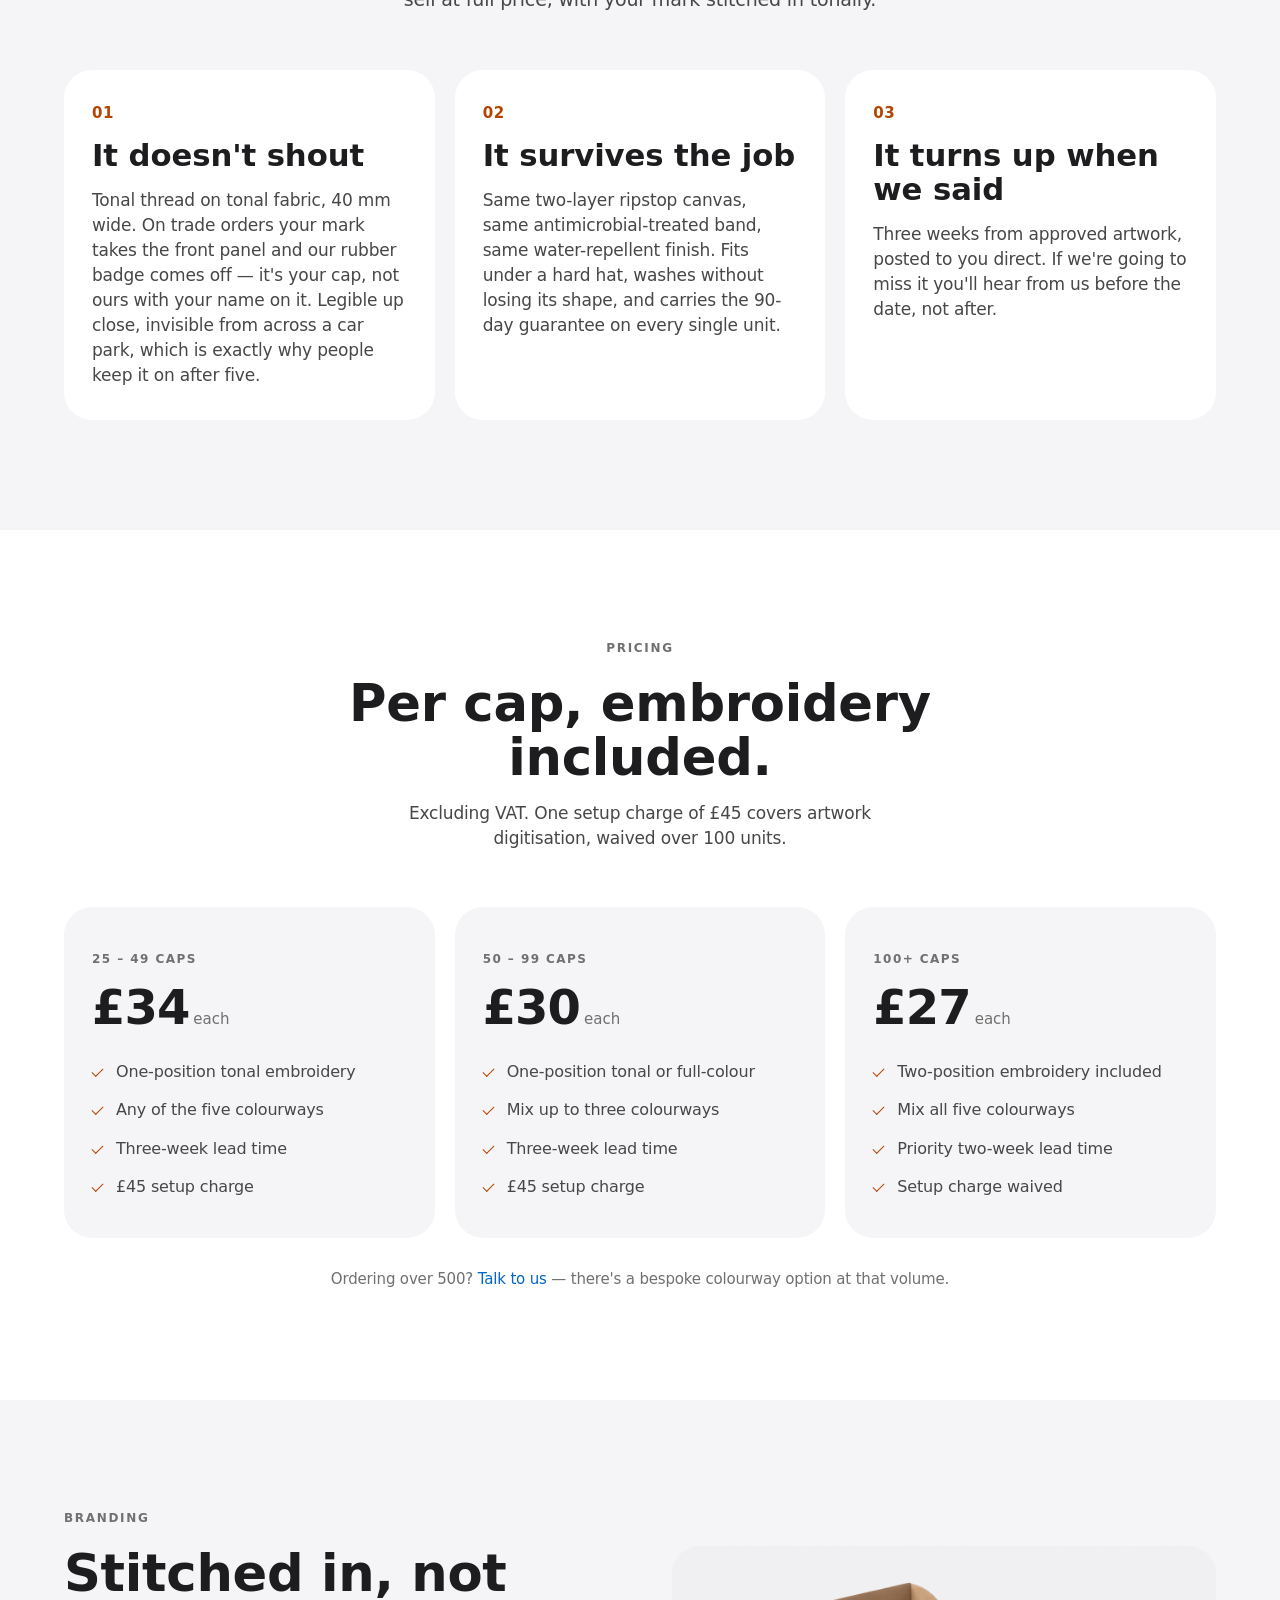
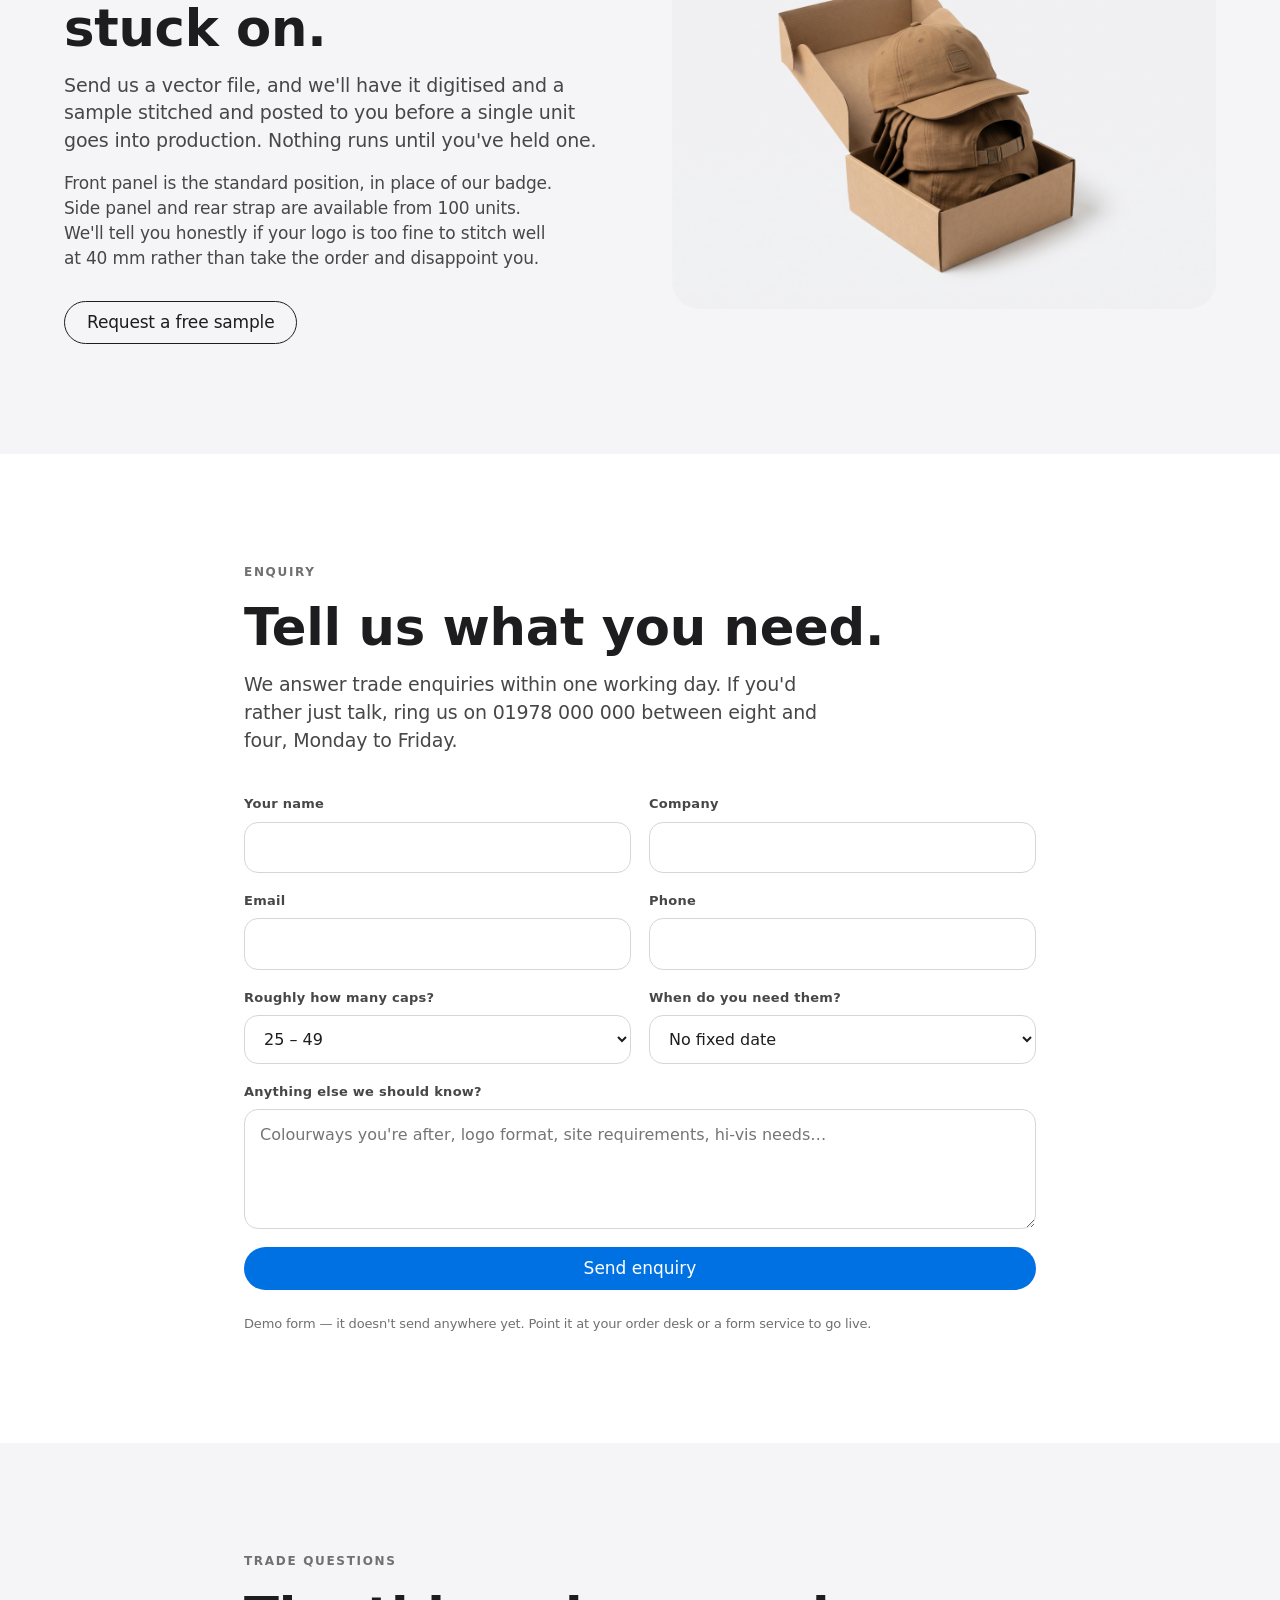
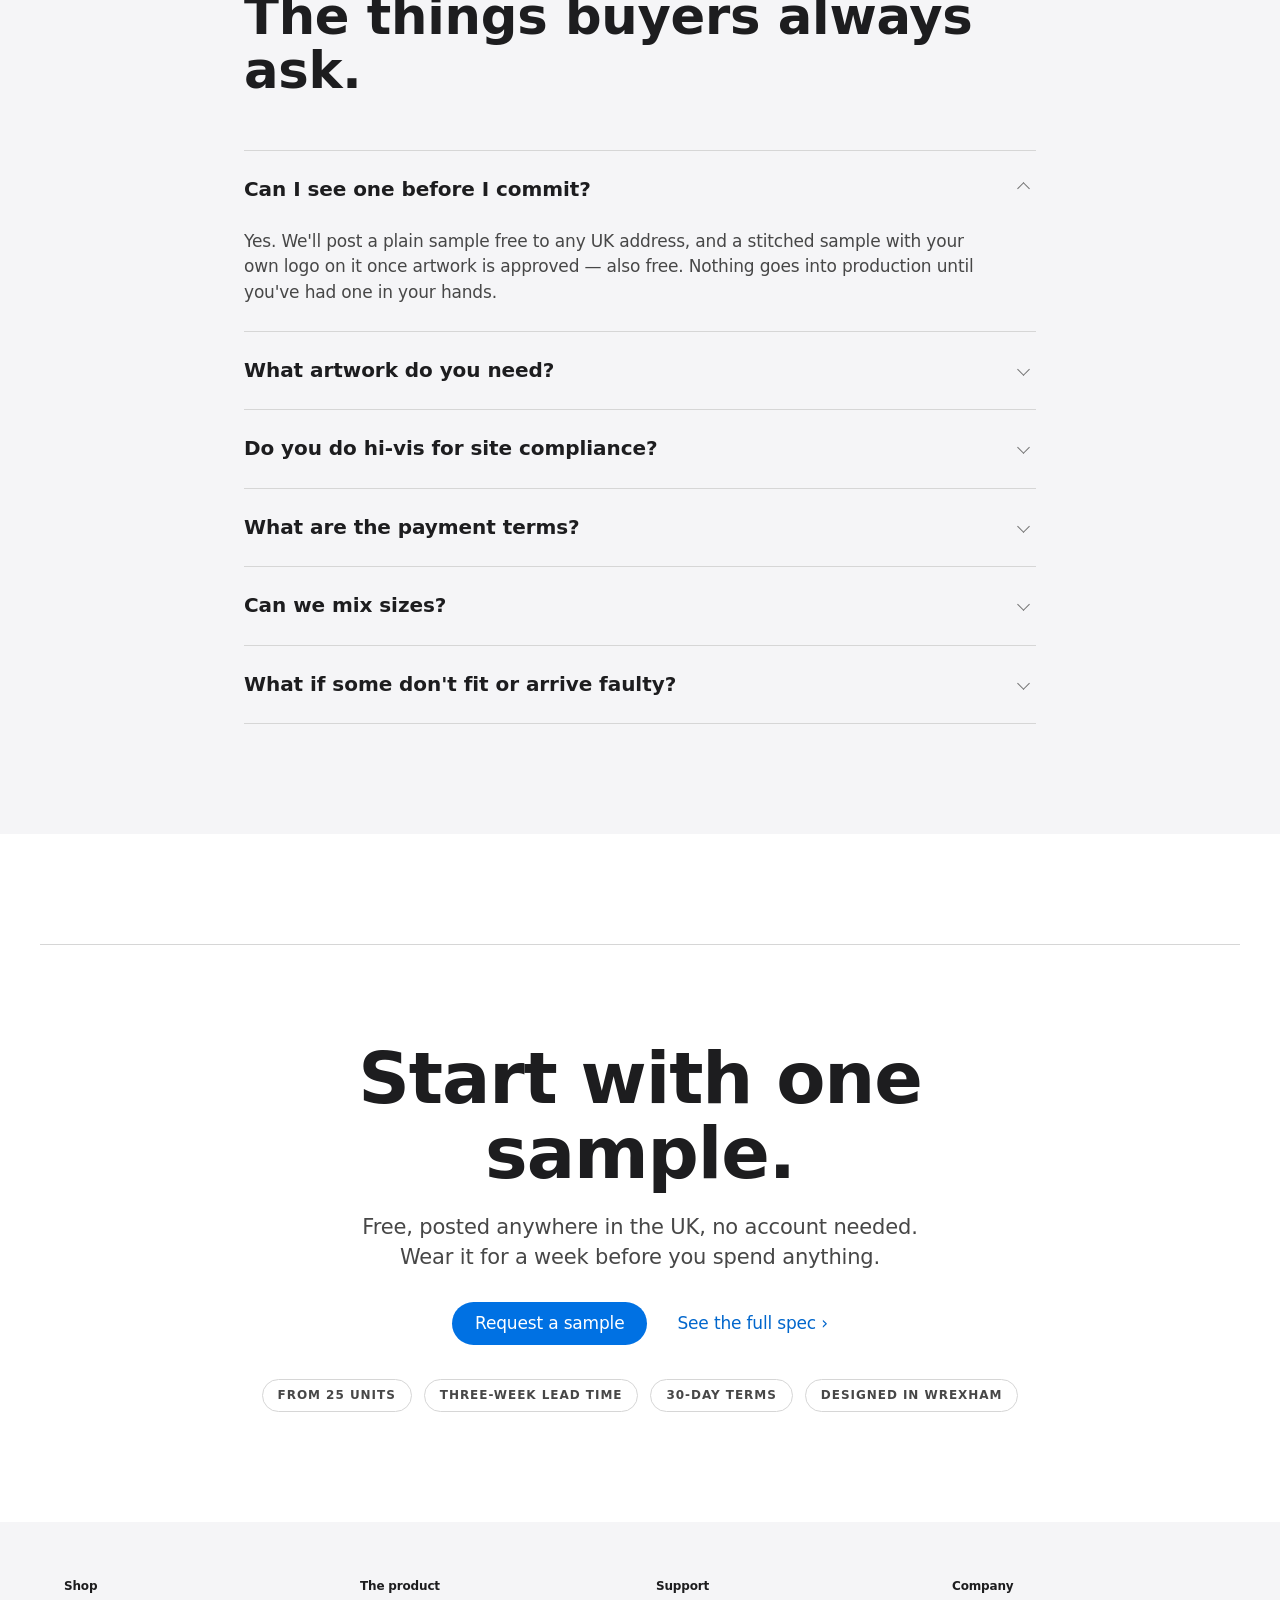
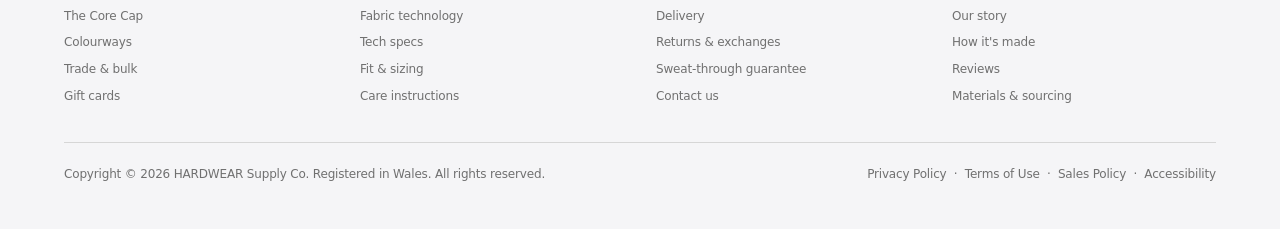
<file: trade.html>
<!DOCTYPE html>
<html lang="en-GB">
<head>
<meta charset="utf-8">
<meta name="viewport" content="width=device-width, initial-scale=1, viewport-fit=cover">
<title>Trade &amp; bulk orders — HARDWEAR</title>
<meta name="description" content="Branded HARDWEAR caps for site teams, groundworks firms, clubs and schools. From 25 units, from £27 a cap, three-week lead time, 30-day terms.">
<link rel="stylesheet" href="assets/site.css">
</head>
<body>

<div class="promo">Trade accounts &nbsp;·&nbsp; <b>30-day terms</b> on approved credit — samples posted free</div>

<nav class="nav">
  <div class="nav-in">
    <a href="index.html" class="mark">HARDWEAR</a>
    <div class="nav-links">
      <a href="cap.html">The Cap</a>
      <a href="founder.html">Our Story</a>
      <a href="reviews.html">Reviews</a>
      <a href="trade.html" aria-current="page">Trade</a>
      <a href="#enquiry" class="nav-buy">Enquire</a>
    </div>
  </div>
</nav>

<!-- ================= HEAD ================= -->
<section class="bg-canvas pagehead" style="padding-bottom:0">
  <div class="wrap">
    <p class="eyebrow rv">Trade &amp; bulk</p>
    <h1 class="display rv">Kit the whole crew out.</h1>
    <p class="lede rv">From 25 units. Tonal or full-colour embroidery, three-week lead time, 30-day terms — and kit the lads will actually keep wearing at the weekend.</p>
    <div class="actions rv">
      <a href="#enquiry" class="btn">Start an enquiry</a>
      <a href="#pricing" class="tlink">See pricing</a>
    </div>
  </div>
  <div class="hero-shot rv">
    <img src="assets/img/trade-crew.jpg" alt="A British building crew wearing matching HARDWEAR caps on site" width="2752" height="1536">
  </div>
</section>

<!-- ================= WHY ================= -->
<section class="bg-canvas" style="padding-top:0">
  <div class="wrap">
    <div class="narrow centre">
      <h2 class="h rv" style="max-width:20ch;margin:0 auto">Branded kit usually ends up in the bin. This doesn't.</h2>
      <p class="body lg rv" style="max-width:52ch;margin-left:auto;margin-right:auto">
        The reason most company caps get worn twice is that they were chosen on price and printed like a leaflet. Ours is the same cap we sell at full price, with your mark stitched in tonally.
      </p>
    </div>
    <div class="cards three rv" style="margin-top:56px">
      <div class="card-plain">
        <p class="num">01</p>
        <h3 class="h-sm">It doesn't shout</h3>
        <p class="body">Tonal thread on tonal fabric, 40 mm wide. On trade orders your mark takes the front panel and our rubber badge comes off — it's your cap, not ours with your name on it. Legible up close, invisible from across a car park, which is exactly why people keep it on after five.</p>
      </div>
      <div class="card-plain">
        <p class="num">02</p>
        <h3 class="h-sm">It survives the job</h3>
        <p class="body">Same two-layer ripstop canvas, same antimicrobial-treated band, same water-repellent finish. Fits under a hard hat, washes without losing its shape, and carries the 90-day guarantee on every single unit.</p>
      </div>
      <div class="card-plain">
        <p class="num">03</p>
        <h3 class="h-sm">It turns up when we said</h3>
        <p class="body">Three weeks from approved artwork, posted to you direct. If we're going to miss it you'll hear from us before the date, not after.</p>
      </div>
    </div>
  </div>
</section>

<!-- ================= PRICING ================= -->
<section class="bg-paper" id="pricing" style="scroll-margin-top:60px">
  <div class="wrap">
    <div class="narrow centre">
      <p class="kicker rv">Pricing</p>
      <h2 class="h rv">Per cap, embroidery included.</h2>
      <p class="body rv" style="max-width:46ch;margin-left:auto;margin-right:auto">Excluding VAT. One setup charge of £45 covers artwork digitisation, waived over 100 units.</p>
    </div>
    <div class="tiers rv">
      <div class="tier">
        <p class="qty">25 – 49 caps</p>
        <p class="price">£34<span>each</span></p>
        <ul>
          <li>One-position tonal embroidery</li>
          <li>Any of the five colourways</li>
          <li>Three-week lead time</li>
          <li>£45 setup charge</li>
        </ul>
      </div>
      <div class="tier">
        <p class="qty">50 – 99 caps</p>
        <p class="price">£30<span>each</span></p>
        <ul>
          <li>One-position tonal or full-colour</li>
          <li>Mix up to three colourways</li>
          <li>Three-week lead time</li>
          <li>£45 setup charge</li>
        </ul>
      </div>
      <div class="tier">
        <p class="qty">100+ caps</p>
        <p class="price">£27<span>each</span></p>
        <ul>
          <li>Two-position embroidery included</li>
          <li>Mix all five colourways</li>
          <li>Priority two-week lead time</li>
          <li>Setup charge waived</li>
        </ul>
      </div>
    </div>
    <p class="rcount rv">Ordering over 500? <a href="#enquiry">Talk to us</a> — there's a bespoke colourway option at that volume.</p>
  </div>
</section>

<!-- ================= BRANDING ================= -->
<section class="bg-canvas">
  <div class="wrap">
    <div class="split">
      <div class="split-copy">
        <p class="kicker rv">Branding</p>
        <h2 class="h rv" style="max-width:14ch">Stitched in, not stuck on.</h2>
        <p class="body lg rv" style="max-width:46ch">
          Send us a vector file, and we'll have it digitised and a sample stitched and posted to you before a single unit goes into production. Nothing runs until you've held one.
        </p>
        <p class="body rv" style="max-width:46ch">
          Front panel is the standard position, in place of our badge. Side panel and rear strap are available from 100 units. We'll tell you honestly if your logo is too fine to stitch well at 40 mm rather than take the order and disappoint you.
        </p>
        <div class="actions rv">
          <a href="#enquiry" class="btn-ghost">Request a free sample</a>
        </div>
      </div>
      <div class="figure rv">
        <img src="assets/img/trade-boxed-caps.jpg" alt="A boxed stack of HARDWEAR caps ready for a trade order" loading="lazy">
      </div>
    </div>
  </div>
</section>

<!-- ================= ENQUIRY ================= -->
<section class="bg-paper" id="enquiry" style="scroll-margin-top:60px">
  <div class="wrap narrow">
    <p class="kicker rv">Enquiry</p>
    <h2 class="h rv">Tell us what you need.</h2>
    <p class="body lg rv" style="max-width:48ch">We answer trade enquiries within one working day. If you'd rather just talk, ring us on 01978 000 000 between eight and four, Monday to Friday.</p>

    <form class="form rv" id="tradeForm" novalidate>
      <div class="field">
        <label for="tf-name">Your name</label>
        <input id="tf-name" name="name" type="text" autocomplete="name" required>
      </div>
      <div class="field">
        <label for="tf-company">Company</label>
        <input id="tf-company" name="company" type="text" autocomplete="organization">
      </div>
      <div class="field">
        <label for="tf-email">Email</label>
        <input id="tf-email" name="email" type="email" autocomplete="email" required>
      </div>
      <div class="field">
        <label for="tf-phone">Phone</label>
        <input id="tf-phone" name="phone" type="tel" autocomplete="tel">
      </div>
      <div class="field">
        <label for="tf-qty">Roughly how many caps?</label>
        <select id="tf-qty" name="quantity">
          <option>25 – 49</option>
          <option>50 – 99</option>
          <option>100 – 249</option>
          <option>250 – 499</option>
          <option>500+</option>
        </select>
      </div>
      <div class="field">
        <label for="tf-when">When do you need them?</label>
        <select id="tf-when" name="deadline">
          <option>No fixed date</option>
          <option>Within 6 weeks</option>
          <option>Within 3 weeks</option>
          <option>Sooner — it's urgent</option>
        </select>
      </div>
      <div class="field full">
        <label for="tf-notes">Anything else we should know?</label>
        <textarea id="tf-notes" name="notes" placeholder="Colourways you're after, logo format, site requirements, hi-vis needs…"></textarea>
      </div>
      <div class="field full">
        <button type="submit" class="btn">Send enquiry</button>
        <p class="formnote" id="formNote">Demo form — it doesn't send anywhere yet. Point it at your order desk or a form service to go live.</p>
      </div>
    </form>
  </div>
</section>

<!-- ================= FAQ ================= -->
<section class="bg-canvas">
  <div class="wrap narrow">
    <p class="kicker rv">Trade questions</p>
    <h2 class="h rv">The things buyers always ask.</h2>
    <div class="faq rv">
      <details open>
        <summary>Can I see one before I commit?</summary>
        <p class="ans">Yes. We'll post a plain sample free to any UK address, and a stitched sample with your own logo on it once artwork is approved — also free. Nothing goes into production until you've had one in your hands.</p>
      </details>
      <details>
        <summary>What artwork do you need?</summary>
        <p class="ans">A vector file is ideal — .ai, .eps, .svg or a vector PDF. We can work from a high-resolution PNG if that's all you have, but very fine detail and thin type don't stitch well at 40 mm and we'll say so up front rather than after.</p>
      </details>
      <details>
        <summary>Do you do hi-vis for site compliance?</summary>
        <p class="ans">The Hi-Vis Amber colourway has reflective piping along the panel seams. It is not certified PPE and does not replace a compliant vest or helmet — treat it as a visible cap rather than safety equipment.</p>
      </details>
      <details>
        <summary>What are the payment terms?</summary>
        <p class="ans">First order is paid up front. After that we'll open a 30-day account on approved credit for orders over £1,000. All prices on this page exclude VAT.</p>
      </details>
      <details>
        <summary>Can we mix sizes?</summary>
        <p class="ans">There's only one size — 54 to 61 cm, set by the webbing adjuster. It's one of the reasons bulk ordering is straightforward: no guessing at a size split for forty people.</p>
      </details>
      <details>
        <summary>What if some don't fit or arrive faulty?</summary>
        <p class="ans">Every unit carries the same 90-day guarantee as a retail cap. Faulty or ill-fitting units get replaced individually — you don't have to send the whole order back.</p>
      </details>
    </div>
  </div>
</section>

<!-- ================= CTA ================= -->
<section class="bg-paper cta">
  <div class="wrap" style="border-top:1px solid var(--hairline);padding-top:96px">
    <h2 class="h-lg rv">Start with one sample.</h2>
    <p class="lede rv">Free, posted anywhere in the UK, no account needed. Wear it for a week before you spend anything.</p>
    <div class="actions rv">
      <a href="#enquiry" class="btn">Request a sample</a>
      <a href="cap.html" class="tlink">See the full spec</a>
    </div>
    <div class="trust rv">
      <span class="badge">From 25 units</span>
      <span class="badge">Three-week lead time</span>
      <span class="badge">30-day terms</span>
      <span class="badge">Designed in Wrexham</span>
    </div>
  </div>
</section>

<footer>
  <div class="wrap">
    <div class="f-cols">
      <div>
        <h4>Shop</h4>
        <ul>
          <li><a href="cap.html">The Core Cap</a></li>
          <li><a href="cap.html#colours">Colourways</a></li>
          <li><a href="trade.html">Trade &amp; bulk</a></li>
          <li><a href="cap.html#buy">Gift cards</a></li>
        </ul>
      </div>
      <div>
        <h4>The product</h4>
        <ul>
          <li><a href="cap.html#fabric">Fabric technology</a></li>
          <li><a href="cap.html#specs">Tech specs</a></li>
          <li><a href="cap.html#specs">Fit &amp; sizing</a></li>
          <li><a href="cap.html#care">Care instructions</a></li>
        </ul>
      </div>
      <div>
        <h4>Support</h4>
        <ul>
          <li><a href="cap.html#delivery">Delivery</a></li>
          <li><a href="cap.html#delivery">Returns &amp; exchanges</a></li>
          <li><a href="cap.html#delivery">Sweat-through guarantee</a></li>
          <li><a href="trade.html#enquiry">Contact us</a></li>
        </ul>
      </div>
      <div>
        <h4>Company</h4>
        <ul>
          <li><a href="founder.html">Our story</a></li>
          <li><a href="founder.html#made">How it's made</a></li>
          <li><a href="reviews.html">Reviews</a></li>
          <li><a href="founder.html#values">Materials &amp; sourcing</a></li>
        </ul>
      </div>
    </div>
    <div class="f-base">
      <span>Copyright © 2026 HARDWEAR Supply Co. Registered in Wales. All rights reserved.</span>
      <span>Privacy Policy &nbsp;·&nbsp; Terms of Use &nbsp;·&nbsp; Sales Policy &nbsp;·&nbsp; Accessibility</span>
    </div>
  </div>
</footer>

<script src="assets/site.js"></script>
</body>
</html>
</file>
<file: assets/site.css>
/* ============================================================
   HARDWEAR — shared stylesheet
   Design system: near-monochrome, oversized display type,
   28px cards, pill buttons, zero shadows, alternating bands.
   ============================================================ */

:root{
  --ink:#1d1d1f;
  --paper:#ffffff;
  --canvas:#f5f5f7;
  --blue:#0071e3;
  --link:#0066cc;
  --ember:#b64400;
  --gray-deep:#474747;
  --gray-mid:#707070;
  --hairline:#d6d6d6;

  --sw-brown:#8b6135;
  --sw-moss:#4d5439;
  --sw-black:#1c1c1e;
  --sw-bone:#ded3c0;
  --sw-amber:#dd7a20;

  --max:1200px;
  --r-card:28px;
  --r-link:10px;
  --r-badge:36px;
  --r-pill:980px;

  --font-display:"SF Pro Display",-apple-system,BlinkMacSystemFont,"Inter","Helvetica Neue",system-ui,sans-serif;
  --font-text:"SF Pro Text",-apple-system,BlinkMacSystemFont,"Inter","Helvetica Neue",system-ui,sans-serif;
}

*,*::before,*::after{box-sizing:border-box;}
html{-webkit-text-size-adjust:100%;scroll-behavior:smooth;}
body{
  margin:0;
  background:var(--paper);
  color:var(--ink);
  font-family:var(--font-text);
  font-size:17px;
  line-height:1.47;
  letter-spacing:-0.01em;
  -webkit-font-smoothing:antialiased;
  -moz-osx-font-smoothing:grayscale;
}
img{display:block;max-width:100%;height:auto;}
a{color:var(--link);text-decoration:none;}
button{font:inherit;color:inherit;background:none;border:0;padding:0;cursor:pointer;}
:focus-visible{outline:2px solid var(--blue);outline-offset:3px;border-radius:4px;}

.wrap{max-width:var(--max);margin:0 auto;padding:0 24px;}
.narrow{max-width:840px;margin-left:auto;margin-right:auto;}
.centre{text-align:center;}

section{padding:110px 0;}
.bg-canvas{background:var(--canvas);}
.bg-paper{background:var(--paper);}
.bg-ink{background:var(--ink);color:var(--paper);}

/* ---------- type ---------- */
.display{font-family:var(--font-display);font-size:clamp(44px,7.4vw,96px);font-weight:700;line-height:1.04;letter-spacing:-0.015em;margin:0;}
.h-lg{font-family:var(--font-display);font-size:clamp(38px,5.6vw,80px);font-weight:700;line-height:1.05;letter-spacing:-0.015em;margin:0;}
.h{font-family:var(--font-display);font-size:clamp(32px,4vw,56px);font-weight:700;line-height:1.07;letter-spacing:-0.005em;margin:0;}
.h-sm{font-family:var(--font-display);font-size:clamp(24px,2.4vw,32px);font-weight:600;line-height:1.12;letter-spacing:-0.003em;margin:0;}
.lede{font-size:clamp(19px,1.7vw,21px);line-height:1.43;font-weight:400;margin:20px 0 0;}
.body{font-size:17px;line-height:1.47;color:var(--gray-deep);margin:16px 0 0;}
.body.lg{font-size:19px;}
.bg-ink .body{color:#a1a1a6;}
.bg-ink .lede{color:#d2d2d7;}
.eyebrow{font-size:19px;font-weight:600;letter-spacing:0.005em;color:var(--ember);margin:0 0 10px;}
.kicker{font-size:12px;font-weight:600;letter-spacing:0.14em;text-transform:uppercase;color:var(--gray-mid);margin:0 0 18px;}
.bg-ink .kicker{color:#86868b;}
.prose p{font-size:19px;line-height:1.5;color:var(--gray-deep);margin:0 0 22px;}
.prose p.stand{font-family:var(--font-display);font-size:clamp(24px,2.4vw,30px);font-weight:600;line-height:1.28;color:var(--ink);letter-spacing:-0.005em;margin:36px 0;}

/* ---------- buttons ---------- */
.btn{display:inline-block;background:var(--blue);color:#fff;font-size:17px;font-weight:400;line-height:1;padding:13px 23px;border-radius:var(--r-pill);transition:background .22s ease;}
.btn:hover{background:#0077ed;}
.btn-ghost{display:inline-block;border:1px solid var(--ink);color:var(--ink);font-size:17px;line-height:1;padding:12px 22px;border-radius:var(--r-pill);transition:background .22s ease,color .22s ease;}
.btn-ghost:hover{background:var(--ink);color:#fff;}
.bg-ink .btn-ghost{border-color:#fff;color:#fff;}
.bg-ink .btn-ghost:hover{background:#fff;color:var(--ink);}
.tlink{font-size:17px;color:var(--link);}
.tlink::after{content:" \203A";}
.tlink:hover{text-decoration:underline;}
.actions{display:flex;flex-wrap:wrap;gap:14px 30px;align-items:center;margin-top:30px;}
.centre .actions{justify-content:center;}
.badge{display:inline-block;border-radius:var(--r-badge);background:#fff;border:1px solid var(--hairline);font-size:12px;font-weight:600;letter-spacing:0.08em;text-transform:uppercase;color:var(--gray-deep);padding:7px 15px;}
.trust{display:flex;gap:12px;justify-content:center;flex-wrap:wrap;margin-top:34px;}

/* ---------- promo + nav ---------- */
.promo{background:var(--canvas);color:var(--gray-deep);font-size:14px;text-align:center;padding:11px 24px;letter-spacing:-0.005em;}
.promo b{color:var(--ink);font-weight:600;}
.nav{position:sticky;top:0;z-index:60;background:rgba(255,255,255,.82);backdrop-filter:saturate(180%) blur(20px);-webkit-backdrop-filter:saturate(180%) blur(20px);border-bottom:1px solid rgba(0,0,0,.07);}
.nav-in{max-width:var(--max);margin:0 auto;padding:0 24px;height:50px;display:flex;align-items:center;justify-content:space-between;gap:24px;}
.mark{font-family:var(--font-display);font-size:15px;font-weight:700;letter-spacing:0.2em;color:var(--ink);}
.nav-links{display:flex;gap:30px;align-items:center;}
.nav-links a{font-size:13px;color:var(--gray-deep);letter-spacing:-0.005em;transition:color .2s;}
.nav-links a:hover{color:var(--ink);}
.nav-links a[aria-current="page"]{color:var(--ink);font-weight:600;}
.nav-buy{background:var(--blue);color:#fff !important;font-size:13px;padding:7px 15px;border-radius:var(--r-pill);}
.nav-buy:hover{background:#0077ed;}

/* ---------- page header ---------- */
.pagehead{padding:78px 0 0;text-align:center;}
.pagehead .display,.pagehead .h-lg{max-width:16ch;margin:0 auto;}
.pagehead .lede{max-width:48ch;margin-left:auto;margin-right:auto;color:var(--gray-deep);}

/* ---------- hero ---------- */
.hero{padding:78px 0 0;text-align:center;}
.hero .display{max-width:15ch;margin:0 auto;}
.hero .lede{max-width:44ch;margin-left:auto;margin-right:auto;color:var(--gray-deep);}
.hero-shot{margin-top:40px;}
.hero-shot img{width:100%;aspect-ratio:16/9;object-fit:cover;}

/* ---------- stats ---------- */
.stats{display:grid;grid-template-columns:repeat(4,1fr);border-top:1px solid var(--hairline);}
.stat{padding:44px 26px 0;text-align:center;}
.stat .n{font-family:var(--font-display);font-size:clamp(38px,4.6vw,56px);font-weight:700;line-height:1;letter-spacing:-0.02em;}
.stat .n span{font-size:.45em;font-weight:600;letter-spacing:0;margin-left:2px;}
.stat p{font-size:15px;color:var(--gray-mid);margin:12px 0 0;line-height:1.4;}

/* ---------- split ---------- */
.split{display:grid;grid-template-columns:1fr 1fr;gap:64px;align-items:center;}
.split.rev .split-copy{order:2;}
.figure{border-radius:var(--r-card);overflow:hidden;background:var(--canvas);}
.figure img{width:100%;aspect-ratio:3/2;object-fit:cover;}
.figure.tall img{aspect-ratio:4/5;}
.figure.square img{aspect-ratio:1/1;}
.figcap{font-size:14px;color:var(--gray-mid);margin:12px 2px 0;}

/* ---------- cards ---------- */
.cards{display:grid;grid-template-columns:repeat(2,1fr);gap:20px;}
.cards.three{grid-template-columns:repeat(3,1fr);}
.cards.five{grid-template-columns:repeat(5,1fr);}
.card.compact .card-body{padding:20px 22px;}
.card.compact .card-body h3{font-size:19px;}
.card{background:var(--canvas);border-radius:var(--r-card);overflow:hidden;margin:0;}
.bg-canvas .card{background:var(--paper);}
.card img{width:100%;aspect-ratio:1/1;object-fit:cover;background:var(--hairline);}
.card.wide img{aspect-ratio:3/2;}
.card-body{padding:28px;}
.card-body h3{font-family:var(--font-display);font-size:24px;font-weight:600;letter-spacing:-0.003em;margin:0;}
.card-body p{font-size:16px;color:var(--gray-deep);margin:10px 0 0;line-height:1.45;}
.card-plain{background:var(--canvas);border-radius:var(--r-card);padding:32px 28px;margin:0;}
.bg-canvas .card-plain{background:var(--paper);}
.card-plain .num{font-family:var(--font-display);font-size:15px;font-weight:600;color:var(--ember);margin:0 0 14px;letter-spacing:0.04em;}

/* ---------- audience ---------- */
.audience{display:grid;grid-template-columns:1fr 1fr;gap:20px;margin-top:56px;}
.aud{position:relative;border-radius:var(--r-card);overflow:hidden;background:#111;margin:0;}
.aud img{width:100%;aspect-ratio:4/5;object-fit:cover;transition:transform 1.1s cubic-bezier(.2,.7,.3,1);}
.aud:hover img{transform:scale(1.03);}
.aud-cap{position:absolute;left:0;right:0;bottom:0;padding:36px 32px;background:linear-gradient(to top,rgba(0,0,0,.72),rgba(0,0,0,0));color:#fff;}
.aud-cap h3{font-family:var(--font-display);font-size:clamp(24px,2.6vw,32px);font-weight:600;margin:0;letter-spacing:-0.003em;}
.aud-cap p{font-size:16px;margin:8px 0 0;color:rgba(255,255,255,.82);max-width:34ch;line-height:1.45;}

/* ---------- colourway picker ---------- */
.picker{display:grid;grid-template-columns:1.05fr .95fr;gap:64px;align-items:center;}
.picker-stage{border-radius:var(--r-card);background:var(--canvas);overflow:hidden;position:relative;aspect-ratio:1/1;}
.bg-canvas .picker-stage{background:var(--paper);}
.picker-stage img{position:absolute;inset:0;width:100%;height:100%;object-fit:cover;opacity:0;transition:opacity .5s ease;}
.picker-stage img.on{opacity:1;}
.swatches{display:flex;gap:14px;margin:30px 0 0;flex-wrap:wrap;}
.sw{width:44px;height:44px;border-radius:50%;border:1px solid rgba(0,0,0,.12);position:relative;transition:transform .2s ease;}
.sw:hover{transform:scale(1.06);}
.sw::after{content:"";position:absolute;inset:-6px;border-radius:50%;border:1.5px solid var(--ink);opacity:0;transition:opacity .2s ease;}
.sw[aria-pressed="true"]::after{opacity:1;}
.cw-name{font-family:var(--font-display);font-size:28px;font-weight:600;letter-spacing:0.007em;margin:28px 0 0;}
.cw-meta{font-size:15px;color:var(--gray-mid);margin:6px 0 0;}

/* ---------- spec table ---------- */
.spec{margin-top:52px;border-top:1px solid var(--hairline);}
.spec-row{display:grid;grid-template-columns:220px 1fr;gap:32px;padding:22px 0;border-bottom:1px solid var(--hairline);}
.spec-row dt{font-size:15px;color:var(--gray-mid);letter-spacing:0.02em;}
.spec-row dd{margin:0;font-size:17px;color:var(--ink);}

/* ---------- reviews ---------- */
.quotes{display:grid;grid-template-columns:repeat(3,1fr);gap:20px;margin-top:56px;}
.quote{background:var(--canvas);border-radius:var(--r-card);padding:32px 28px;margin:0;}
.bg-canvas .quote{background:var(--paper);}
.quote .stars{color:var(--ember);font-size:13px;letter-spacing:.16em;}
.quote blockquote{font-family:var(--font-display);font-size:21px;font-weight:600;line-height:1.32;letter-spacing:-0.005em;margin:16px 0 0;}
.quote cite{display:block;font-style:normal;font-size:14px;color:var(--gray-mid);margin-top:18px;line-height:1.5;}
.quote cite b{display:block;color:var(--ink);font-weight:600;font-size:15px;}

/* review page: filter + grid */
.filters{display:flex;gap:10px;justify-content:center;flex-wrap:wrap;margin-top:38px;}
.filt{border:1px solid var(--hairline);background:#fff;border-radius:var(--r-pill);padding:9px 19px;font-size:14px;color:var(--gray-deep);transition:all .2s ease;}
.filt:hover{border-color:var(--gray-mid);}
.filt[aria-pressed="true"]{background:var(--ink);border-color:var(--ink);color:#fff;}
.rgrid{display:grid;grid-template-columns:repeat(3,1fr);gap:20px;margin-top:44px;}
.rgrid .quote blockquote{font-size:19px;}
.rcount{text-align:center;font-size:15px;color:var(--gray-mid);margin:30px 0 0;}
.flag{display:inline-block;font-size:11px;font-weight:600;letter-spacing:0.1em;text-transform:uppercase;color:var(--gray-mid);border:1px solid var(--hairline);border-radius:var(--r-badge);padding:4px 11px;margin-bottom:16px;}

/* rating summary */
.ratings{display:grid;grid-template-columns:auto 1fr;gap:56px;align-items:center;margin-top:56px;background:var(--canvas);border-radius:var(--r-card);padding:40px 44px;}
.bg-canvas .ratings{background:var(--paper);}
.ratings .big{font-family:var(--font-display);font-size:72px;font-weight:700;line-height:1;letter-spacing:-0.02em;}
.ratings .big small{display:block;font-size:13px;font-weight:400;letter-spacing:0.08em;text-transform:uppercase;color:var(--gray-mid);margin-top:10px;}
.bars{display:grid;gap:9px;}
.bar{display:grid;grid-template-columns:52px 1fr 44px;gap:14px;align-items:center;font-size:14px;color:var(--gray-mid);}
.bar .track{height:8px;border-radius:var(--r-pill);background:var(--hairline);overflow:hidden;}
.bar .fill{height:100%;background:var(--ember);border-radius:var(--r-pill);}

/* ---------- timeline ---------- */
.timeline{margin-top:56px;border-top:1px solid var(--hairline);}
.tl-row{display:grid;grid-template-columns:150px 1fr;gap:40px;padding:30px 0;border-bottom:1px solid var(--hairline);}
.tl-row dt{font-family:var(--font-display);font-size:24px;font-weight:600;letter-spacing:-0.003em;}
.tl-row dd{margin:0;font-size:17px;color:var(--gray-deep);line-height:1.5;max-width:60ch;}

/* ---------- trade / pricing ---------- */
.tiers{display:grid;grid-template-columns:repeat(3,1fr);gap:20px;margin-top:56px;}
.tier{background:var(--canvas);border-radius:var(--r-card);padding:32px 28px;margin:0;}
.bg-canvas .tier{background:var(--paper);}
.tier .qty{font-size:12px;font-weight:600;letter-spacing:0.12em;text-transform:uppercase;color:var(--gray-mid);}
.tier .price{font-family:var(--font-display);font-size:48px;font-weight:700;letter-spacing:-0.02em;margin:14px 0 0;line-height:1;}
.tier .price span{font-size:15px;font-weight:400;letter-spacing:0;color:var(--gray-mid);margin-left:4px;}
.tier ul{list-style:none;margin:22px 0 0;padding:0;}
.tier li{font-size:16px;color:var(--gray-deep);padding:8px 0 8px 24px;position:relative;line-height:1.4;}
.tier li::before{content:"";position:absolute;left:0;top:15px;width:11px;height:6px;border-left:1.5px solid var(--ember);border-bottom:1.5px solid var(--ember);transform:rotate(-45deg);}

.form{display:grid;grid-template-columns:1fr 1fr;gap:18px;margin-top:40px;}
.field{display:grid;gap:8px;}
.field.full{grid-column:1/-1;}
.field label{font-size:13px;font-weight:600;letter-spacing:0.02em;color:var(--gray-deep);}
.field input,.field select,.field textarea{
  font:inherit;font-size:16px;color:var(--ink);background:#fff;
  border:1px solid var(--hairline);border-radius:14px;padding:13px 15px;width:100%;
}
.field textarea{min-height:120px;resize:vertical;}
.field input:focus,.field select:focus,.field textarea:focus{outline:none;border-color:var(--blue);}
.formnote{font-size:13px;color:var(--gray-mid);margin:16px 0 0;}

/* ---------- FAQ ---------- */
.faq{margin-top:52px;border-top:1px solid var(--hairline);}
.faq details{border-bottom:1px solid var(--hairline);}
.faq summary{list-style:none;cursor:pointer;padding:24px 40px 24px 0;position:relative;font-family:var(--font-display);font-size:20px;font-weight:600;letter-spacing:-0.003em;}
.faq summary::-webkit-details-marker{display:none;}
.faq summary::after{content:"";position:absolute;right:8px;top:33px;width:9px;height:9px;border-right:1.5px solid var(--gray-mid);border-bottom:1.5px solid var(--gray-mid);transform:rotate(45deg);transition:transform .25s ease;}
.faq details[open] summary::after{transform:rotate(-135deg);}
.faq .ans{font-size:17px;color:var(--gray-deep);line-height:1.5;margin:0;padding:0 0 26px;max-width:70ch;}

/* ---------- CTA ---------- */
.cta{text-align:center;}
.cta .h-lg{max-width:16ch;margin:0 auto;}
.cta .lede{max-width:46ch;margin-left:auto;margin-right:auto;color:var(--gray-deep);}
.cta .actions{justify-content:center;}

/* ---------- footer ---------- */
footer{background:var(--canvas);padding:56px 0 44px;font-size:12px;color:var(--gray-mid);}
.f-cols{display:grid;grid-template-columns:repeat(4,1fr);gap:32px;padding-bottom:28px;border-bottom:1px solid var(--hairline);}
.f-cols h4{font-size:12px;font-weight:600;color:var(--ink);margin:0 0 12px;}
.f-cols ul{list-style:none;margin:0;padding:0;}
.f-cols li{margin-bottom:9px;}
.f-cols a{color:var(--gray-mid);}
.f-cols a:hover{color:var(--ink);text-decoration:underline;}
.f-base{padding-top:22px;display:flex;justify-content:space-between;gap:24px;flex-wrap:wrap;line-height:1.6;}

/* ---------- reveal ---------- */
.rv{opacity:0;transform:translateY(22px);transition:opacity .8s cubic-bezier(.2,.7,.3,1),transform .8s cubic-bezier(.2,.7,.3,1);}
.rv.in{opacity:1;transform:none;}
@media (prefers-reduced-motion:reduce){
  .rv{opacity:1;transform:none;transition:none;}
  .aud img{transition:none;}
  html{scroll-behavior:auto;}
}

/* ---------- responsive ---------- */
@media (max-width:1000px){
  section{padding:84px 0;}
  .split,.picker{grid-template-columns:1fr;gap:40px;}
  .split.rev .split-copy{order:0;}
  .stats{grid-template-columns:repeat(2,1fr);row-gap:12px;}
  .quotes,.rgrid,.tiers,.cards.three{grid-template-columns:1fr 1fr;}
  .cards.five{grid-template-columns:repeat(3,1fr);}
  .f-cols{grid-template-columns:repeat(2,1fr);}
  .ratings{grid-template-columns:1fr;gap:32px;text-align:center;padding:34px 28px;}
  .bar{grid-template-columns:52px 1fr 44px;text-align:left;}
}
@media (max-width:720px){
  body{font-size:16px;}
  section{padding:68px 0;}
  .hero,.pagehead{padding:52px 0 0;}
  .hero-shot img{aspect-ratio:5/4;}
  .nav-links a:not(.nav-buy){display:none;}
  .cards,.cards.three,.audience,.quotes,.rgrid,.tiers,.form{grid-template-columns:1fr;}
  .cards.five{grid-template-columns:1fr 1fr;}
  .spec-row,.tl-row{grid-template-columns:1fr;gap:6px;padding:18px 0;}
  .tl-row{padding:24px 0;}
  .aud-cap{padding:26px 22px;}
  .prose p{font-size:17px;}
  .ratings{padding:30px 22px;}
}
</file>
